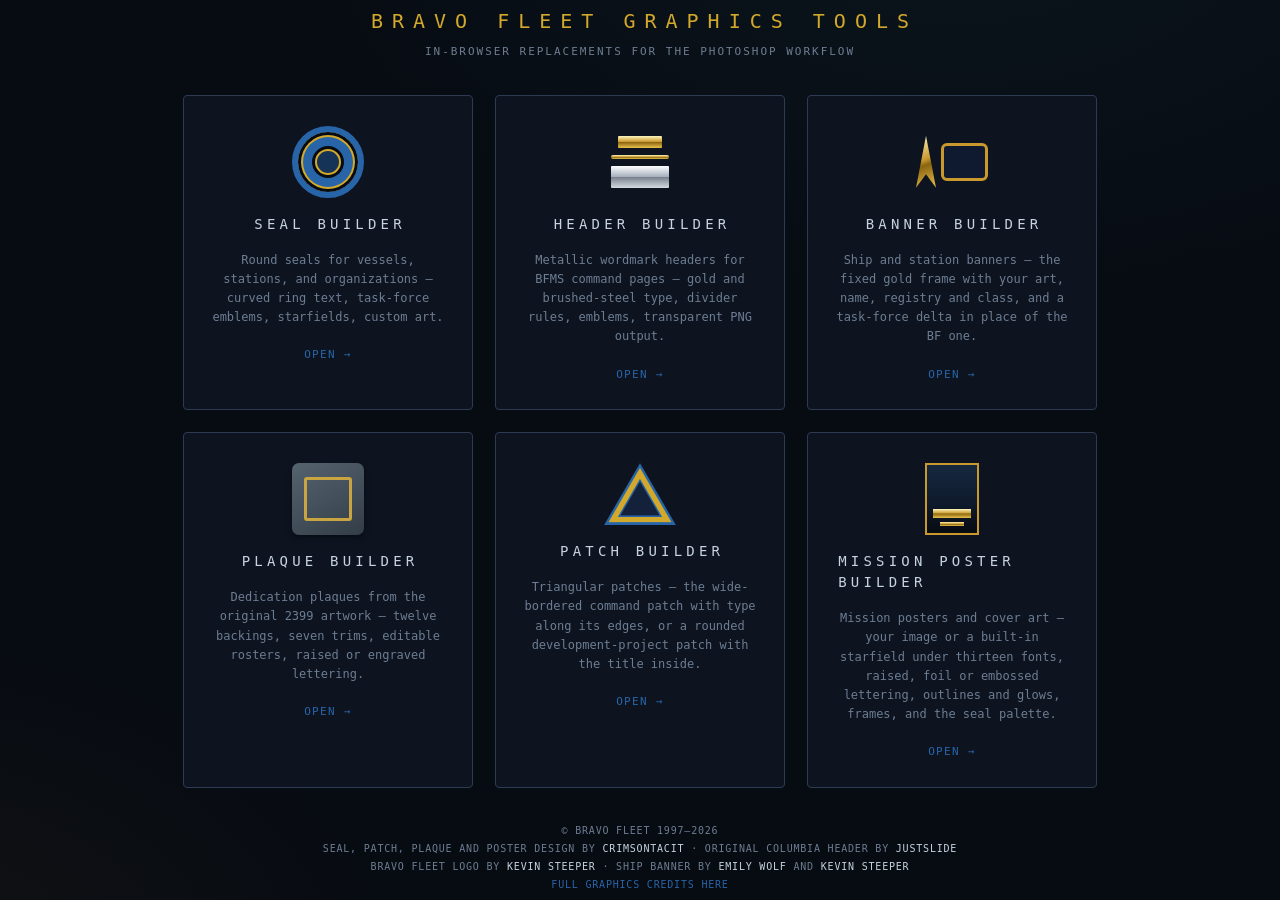
<file: index.html>
<!DOCTYPE html>
<html lang="en">
<head>
<meta charset="UTF-8">
<meta name="viewport" content="width=device-width, initial-scale=1.0">
<meta name="description" content="Browser tools for making Bravo Fleet seals, headers, banners, plaques, patches and mission posters — no Photoshop required.">
<link rel="icon" href="data:image/svg+xml,%3Csvg%20xmlns%3D%22http%3A%2F%2Fwww.w3.org%2F2000%2Fsvg%22%20viewBox%3D%220%200%2032%2032%22%3E%3Crect%20width%3D%2232%22%20height%3D%2232%22%20rx%3D%225%22%20fill%3D%22%230d1420%22%2F%3E%3Ccircle%20cx%3D%2216%22%20cy%3D%2216%22%20r%3D%229%22%20fill%3D%22none%22%20stroke%3D%22%23d3a92c%22%20stroke-width%3D%223%22%2F%3E%3Ccircle%20cx%3D%2216%22%20cy%3D%2216%22%20r%3D%223.5%22%20fill%3D%22%232864a8%22%2F%3E%3C%2Fsvg%3E">
<meta property="og:type" content="website">
<meta property="og:site_name" content="Bravo Fleet Graphics Tools">
<meta property="og:title" content="Bravo Fleet Graphics Tools">
<meta property="og:description" content="Browser tools for making Bravo Fleet seals, headers, banners, plaques, patches and mission posters — no Photoshop required.">
<meta property="og:url" content="https://crimsontacit.github.io/BF-Seal-Builder/">
<meta name="twitter:card" content="summary">
<title>Bravo Fleet Graphics Tools</title>
<style>
  :root{
    --bg:#070b12;
    --panel:#0d1420;
    --panel2:#111a29;
    --line:#1f2a3a;
    --line-bright:#2c3b52;
    --ink:#c7d3e0;
    --ink-dim:#6d7d92;
    --bolt-gold:#d3a92c;
    --bf-blue:#2864a8;
  }
  *{box-sizing:border-box;margin:0;padding:0}
  html,body{height:100%}
  body{
    background:
      radial-gradient(1200px 700px at 75% -10%, rgba(59,152,168,.07), transparent 60%),
      radial-gradient(900px 600px at -10% 110%, rgba(216,166,58,.05), transparent 60%),
      var(--bg);
    color:var(--ink);
    font:13px/1.5 ui-monospace, "SF Mono", Menlo, Consolas, monospace;
    display:flex;flex-direction:column;align-items:center;justify-content:center;
    gap:34px;padding:24px;
  }
  h1{
    font-weight:normal;font-size:20px;letter-spacing:.45em;text-transform:uppercase;
    color:var(--bolt-gold);text-align:center;padding-left:.45em;
  }
  .sub{
    color:var(--ink-dim);letter-spacing:.18em;font-size:11px;text-transform:uppercase;
    text-align:center;margin-top:8px;
  }
  .cards{display:flex;gap:22px;flex-wrap:wrap;justify-content:center;max-width:980px}
  a.card{
    display:flex;flex-direction:column;align-items:center;gap:16px;
    width:290px;padding:30px 26px 26px;text-decoration:none;color:var(--ink);
    background:var(--panel);border:1px solid var(--line-bright);border-radius:4px;
    transition:border-color .15s ease, transform .15s ease;
  }
  a.card:hover{border-color:var(--bolt-gold);transform:translateY(-3px)}
  a.card h2{
    font-weight:normal;font-size:14px;letter-spacing:.3em;text-transform:uppercase;
    color:var(--ink);padding-left:.3em;
  }
  a.card:hover h2{color:var(--bolt-gold)}
  a.card p{color:var(--ink-dim);font-size:12px;line-height:1.6;text-align:center}
  a.card .go{
    margin-top:4px;font-size:11px;letter-spacing:.12em;text-transform:uppercase;
    color:var(--bf-blue);
  }
  a.card:hover .go{color:var(--bolt-gold)}
  /* seal mark: concentric rings */
  .mark-seal{
    width:72px;height:72px;border-radius:50%;flex:none;
    border:6px solid var(--bf-blue);
    box-shadow:inset 0 0 0 3px var(--bg), inset 0 0 0 5px var(--bolt-gold),
      inset 0 0 0 14px var(--bf-blue), inset 0 0 0 17px var(--bg),
      inset 0 0 0 19px var(--bolt-gold), inset 0 0 0 40px #143356;
  }
  /* header mark: metallic wordmark bars */
  .mark-hdr{
    width:72px;height:72px;flex:none;display:flex;flex-direction:column;
    align-items:center;justify-content:center;gap:7px;
  }
  .mark-hdr i{display:block;border-radius:1px}
  .mark-hdr i:nth-child(1){
    width:44px;height:12px;
    background:linear-gradient(180deg,#fdf6bd,#c9992e 48%,#8a6410 52%,#e8c14a);
  }
  .mark-hdr i:nth-child(2){
    width:58px;height:4px;border-radius:2px;
    background:linear-gradient(180deg,#fdf6bd,#c9992e 48%,#8a6410 52%,#e8c14a);
  }
  .mark-hdr i:nth-child(3){
    width:58px;height:22px;
    background:linear-gradient(180deg,#ffffff,#a6b0bc 48%,#79828e 52%,#d4dae1);
  }
  /* banner mark: gold delta beside a framed panel */
  .mark-bnr{
    width:72px;height:72px;flex:none;display:flex;align-items:center;gap:5px;
  }
  .mark-bnr i{
    display:block;width:20px;height:52px;flex:none;
    background:linear-gradient(160deg,#fdf6bd,#c9992e 45%,#8a6410 55%,#e8c14a);
    clip-path:polygon(50% 0,100% 100%,50% 74%,0 100%);
  }
  .mark-bnr b{
    display:block;flex:1;height:38px;border-radius:6px;
    border:3px solid #c9992e;background:#0f1a30;
  }
  /* plaque mark: bordered slate plate */
  .mark-plq{
    width:72px;height:72px;flex:none;display:flex;align-items:center;justify-content:center;
    border-radius:7px;background:linear-gradient(150deg,#55636f,#333d47);
    box-shadow:0 2px 5px rgba(0,0,0,.5);
  }
  .mark-plq i{
    display:block;width:48px;height:44px;border-radius:3px;border:3px solid #c9a541;
  }
  /* patch mark: nested triangles, the border rings scaled off the incenter
     (2/3 down) the way the tool insets them — exaggerated so the thin rails
     still read at 72px */
  .mark-pat{width:72px;height:62px;position:relative;flex:none}
  .mark-pat i{
    position:absolute;inset:0;display:block;
    clip-path:polygon(50% 0,100% 100%,0 100%);
    transform-origin:50% 66.7%;
  }
  .mark-pat i:nth-child(1){background:#2864a8}
  .mark-pat i:nth-child(2){background:#d3a92c;transform:scale(.88)}
  .mark-pat i:nth-child(3){background:#2864a8;transform:scale(.62)}
  .mark-pat i:nth-child(4){background:#13223a;transform:scale(.55)}
  /* mission mark: a framed 3:4 sheet with its gold title block at the foot */
  .mark-mis{
    width:54px;height:72px;flex:none;border:2px solid #c9992e;
    background:
      radial-gradient(1.2px 1.2px at 12px 13px, #cfe0f4 50%, transparent 50%),
      radial-gradient(1.2px 1.2px at 35px 9px, #cfe0f4 50%, transparent 50%),
      radial-gradient(1.2px 1.2px at 22px 25px, #cfe0f4 50%, transparent 50%),
      radial-gradient(1.2px 1.2px at 41px 30px, #cfe0f4 50%, transparent 50%),
      linear-gradient(180deg,#16283f 0%,#0e1a2c 58%,#070b12 100%);
    display:flex;flex-direction:column;justify-content:flex-end;align-items:center;
    gap:4px;padding:0 6px 7px;
  }
  .mark-mis i{
    display:block;width:100%;height:9px;
    background:linear-gradient(180deg,#fdf6bd,#c9992e 48%,#8a6410 52%,#e8c14a);
  }
  .mark-mis i:last-child{width:62%;height:4px}
  footer{
    color:var(--ink-dim);font-size:10px;letter-spacing:.08em;line-height:1.8;
    text-transform:uppercase;text-align:center;
  }
  footer b{color:var(--ink);font-weight:normal}
  footer a{color:var(--bf-blue);text-decoration:none;border-bottom:1px solid transparent}
  footer a:hover{color:var(--ink);border-bottom-color:var(--bf-blue)}

  /* shown only with JavaScript off */
  .noscript{
    margin:0;padding:16px 20px;background:#111a29;
    border-bottom:1px solid #2c3b52;color:#c7d3e0;
    font-size:13px;line-height:1.6;text-align:center;
  }
</style>
</head>
<body>
<noscript><div class="noscript">The tool links below work without JavaScript, but the tools themselves need it switched on.</div></noscript>

<div>
  <h1>Bravo Fleet Graphics Tools</h1>
  <div class="sub">In-browser replacements for the Photoshop workflow</div>
</div>

<div class="cards">
  <a class="card" href="seal-tool.html">
    <div class="mark-seal"></div>
    <h2>Seal Builder</h2>
    <p>Round seals for vessels, stations, and organizations — curved ring text, task-force emblems, starfields, custom art.</p>
    <div class="go">Open →</div>
  </a>
  <a class="card" href="header-tool.html">
    <div class="mark-hdr"><i></i><i></i><i></i></div>
    <h2>Header Builder</h2>
    <p>Metallic wordmark headers for BFMS command pages — gold and brushed-steel type, divider rules, emblems, transparent PNG output.</p>
    <div class="go">Open →</div>
  </a>
  <a class="card" href="banner-tool.html">
    <div class="mark-bnr"><i></i><b></b></div>
    <h2>Banner Builder</h2>
    <p>Ship and station banners — the fixed gold frame with your art, name, registry and class, and a task-force delta in place of the BF one.</p>
    <div class="go">Open →</div>
  </a>
  <a class="card" href="plaque-tool.html">
    <div class="mark-plq"><i></i></div>
    <h2>Plaque Builder</h2>
    <p>Dedication plaques from the original 2399 artwork — twelve backings, seven trims, editable rosters, raised or engraved lettering.</p>
    <div class="go">Open →</div>
  </a>
  <a class="card" href="patch-tool.html">
    <div class="mark-pat"><i></i><i></i><i></i><i></i></div>
    <h2>Patch Builder</h2>
    <p>Triangular patches — the wide-bordered command patch with type along its edges, or a rounded development-project patch with the title inside.</p>
    <div class="go">Open →</div>
  </a>
  <a class="card" href="mission-tool.html">
    <div class="mark-mis"><i></i><i></i></div>
    <h2>Mission Poster Builder</h2>
    <p>Mission posters and cover art — your image or a built-in starfield under thirteen fonts, raised, foil or embossed lettering, outlines and glows, frames, and the seal palette.</p>
    <div class="go">Open →</div>
  </a>
</div>

<footer>
  © Bravo Fleet 1997–<span id="copyYear"></span><br>
  Seal, patch, plaque and poster design by <b>CrimsonTacit</b> · original Columbia header by <b>JustSlide</b><br>
  Bravo Fleet logo by <b>Kevin Steeper</b> · ship banner by <b>Emily Wolf</b> and <b>Kevin Steeper</b><br>
  <a href="https://wiki.bravofleet.com/index.php/Credits#Graphics" target="_blank" rel="noopener">Full graphics credits here</a>
</footer>

<script>
document.getElementById("copyYear").textContent = new Date().getFullYear();
</script>
</body>
</html>
</file>
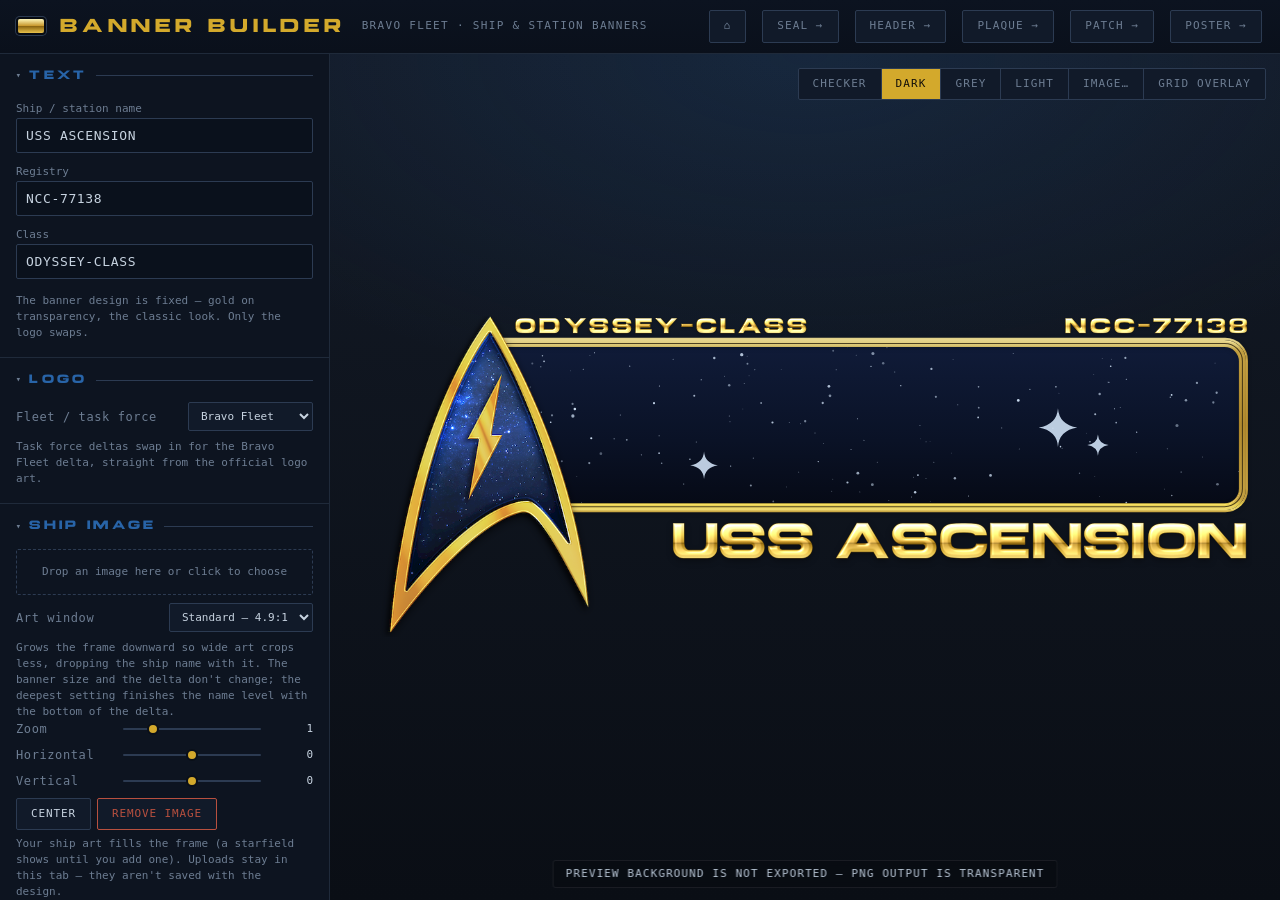
<file: banner-tool.html>
<!DOCTYPE html>
<html lang="en">
<head>
<meta charset="UTF-8">
<meta name="viewport" content="width=device-width, initial-scale=1.0">
<meta name="description" content="Build ship and station banners with your own image and task-force delta, and export them as transparent PNGs.">
<link rel="icon" href="data:image/svg+xml,%3Csvg%20xmlns%3D%22http%3A%2F%2Fwww.w3.org%2F2000%2Fsvg%22%20viewBox%3D%220%200%2032%2032%22%3E%3Crect%20width%3D%2232%22%20height%3D%2232%22%20rx%3D%225%22%20fill%3D%22%230d1420%22%2F%3E%3Crect%20x%3D%224%22%20y%3D%229%22%20width%3D%2224%22%20height%3D%2214%22%20fill%3D%22none%22%20stroke%3D%22%23d3a92c%22%20stroke-width%3D%222.5%22%2F%3E%3Cpath%20d%3D%22M6%2022%20L12%209%20L18%2022%20Z%22%20fill%3D%22%232864a8%22%2F%3E%3C%2Fsvg%3E">
<meta property="og:type" content="website">
<meta property="og:site_name" content="Bravo Fleet Graphics Tools">
<meta property="og:title" content="Banner Builder — Bravo Fleet Graphics Tools">
<meta property="og:description" content="Build ship and station banners with your own image and task-force delta, and export them as transparent PNGs.">
<meta property="og:url" content="https://crimsontacit.github.io/BF-Seal-Builder/banner-tool.html">
<meta name="twitter:card" content="summary">
<title>Banner Builder</title>
<link rel="stylesheet" href="shared/chrome.css?v=d62425d5">
<style>
  @font-face{
    font-family:"Sealstile";font-weight:400;
    src:url(fonts/sealstile.woff2) format("woff2");
  }
  header .mark{
    width:26px;height:14px;border-radius:2px;flex:none;
    background:linear-gradient(180deg,#fdf6b8,#c9992e 48%,#8a6410 52%,#e8c14a);
    box-shadow:0 0 0 2px var(--bg), 0 0 0 3px var(--line-bright);
  }
  .filebox{
    border:1px dashed var(--line-bright);border-radius:2px;padding:14px 10px;
    text-align:center;color:var(--ink-dim);font-size:11px;cursor:pointer;margin-bottom:8px;
    line-height:1.5;word-break:break-all;
  }
  .filebox:hover,.filebox.drag{border-color:var(--bolt-gold);color:var(--bolt-gold)}

  #stage{
    flex:1;display:flex;align-items:center;justify-content:center;position:relative;
    min-width:0;background-color:#10151d;
  }
  #bnrwrap{position:relative;z-index:1;width:min(94%, 1300px)}
  #bnrwrap svg{width:100%;height:auto;display:block}
</style>
</head>
<body>
<noscript><div class="noscript"><b>Banner Builder</b> needs JavaScript switched on — it draws and exports your artwork entirely in the browser, with nothing sent to a server.</div></noscript>

<header>
  <div class="mark"></div>
  <h1>Banner Builder</h1>
  <div class="sub">Bravo Fleet · Ship &amp; Station Banners</div>
  <div class="spacer"></div>
  <a class="navlink" href="index.html">⌂</a>
  <a class="navlink" href="seal-tool.html">Seal →</a>
  <a class="navlink" href="header-tool.html">Header →</a>
  <a class="navlink" href="plaque-tool.html">Plaque →</a>
  <a class="navlink" href="patch-tool.html">Patch →</a>
  <a class="navlink" href="mission-tool.html">Poster →</a>
</header>

<main>
  <div id="panel">

    <details class="acc" open>
      <summary>Text</summary>
      <div class="acc-body">
        <label class="hint" style="margin:0 0 3px">Ship / station name</label>
        <input type="text" data-k="name" maxlength="40" spellcheck="false">
        <label class="hint" style="margin:0 0 3px">Registry</label>
        <input type="text" data-k="registry" maxlength="20" spellcheck="false">
        <label class="hint" style="margin:0 0 3px">Class</label>
        <input type="text" data-k="cls" maxlength="30" spellcheck="false">
        <div class="hint">The banner design is fixed — gold on transparency, the classic look. Only the logo swaps.</div>
      </div>
    </details>

    <details class="acc" open>
      <summary>Logo</summary>
      <div class="acc-body">
        <div class="row"><label>Fleet / task force</label><select data-k="logo" id="logoSel"></select></div>
        <div class="hint">Task force deltas swap in for the Bravo Fleet delta, straight from the official logo art.</div>
      </div>
    </details>

    <details class="acc" open>
      <summary>Ship Image</summary>
      <div class="acc-body">
        <div class="filebox" id="filebox">Drop an image here or click to choose</div>
        <input type="file" id="fileInput" accept="image/*" style="display:none">
        <div class="row"><label>Art window</label><select data-k="frameH" id="frameSel"></select></div>
        <div class="hint">Grows the frame downward so wide art crops less, dropping the ship name with it. The banner size and the delta don't change; the deepest setting finishes the name level with the bottom of the delta.</div>
        <div class="row"><label>Zoom</label><input type="range" min="0.3" max="4" step="0.01" data-k="imgZoom"><span class="val" data-val="imgZoom"></span></div>
        <div class="row"><label>Horizontal</label><input type="range" min="-600" max="600" step="2" data-k="imgX"><span class="val" data-val="imgX"></span></div>
        <div class="row"><label>Vertical</label><input type="range" min="-400" max="400" step="2" data-k="imgY"><span class="val" data-val="imgY"></span></div>
        <div class="btnrow">
          <button class="btn" id="imgCenter">Center</button>
          <button class="btn danger" id="imgRemove">Remove image</button>
        </div>
        <div class="hint">Your ship art fills the frame (a starfield shows until you add one). Uploads stay in this tab — they aren't saved with the design.</div>
      </div>
    </details>

    <details class="acc" open>
      <summary>Export</summary>
      <div class="acc-body">
        <div class="row">
          <label>PNG size</label>
          <select id="exportSize">
            <option value="1400" selected>1400 px (native)</option>
            <option value="2800">2800 px (2×)</option>
          </select>
        </div>
        <div class="btnrow">
          <button class="btn primary" id="exportPng">Export PNG</button>
          <button class="btn" id="exportSvg">Export SVG</button>
        </div>
        <div class="hint">PNG exports with a transparent background, sized for BFMS command pages.</div>
      </div>
    </details>

    <section class="plain">
      <button class="btn danger" id="resetBtn">Reset to defaults</button>
    </section>

    <div class="credit">
      Font: <b>Sealstile</b> (Librestile, OFL)<br>
      © Bravo Fleet 1997–<span id="copyYear"></span><br>
      Seal, patch, plaque and poster design by <b>CrimsonTacit</b><br>
      Original Columbia header by <b>JustSlide</b><br>
      Bravo Fleet logo by <b>Kevin Steeper</b><br>
      Ship banner by <b>Emily Wolf</b> and <b>Kevin Steeper</b><br>
      <a href="https://wiki.bravofleet.com/index.php/Credits#Graphics" target="_blank" rel="noopener">Full graphics credits here</a>
    </div>
  </div>

  <div id="stage" class="dark">
    <div class="stagebg" id="stageBg"></div>
    <div id="bnrwrap"></div>
    <div class="stagehint">Preview background is not exported — PNG output is transparent</div>
  </div>
</main>

<script src="shared/state.js?v=fa880068"></script>
<script src="shared/text.js?v=127a04be"></script>
<script src="shared/metal.js?v=8aa4ac74"></script>
<script src="shared/export.js?v=07669e3b"></script>
<script src="shared/stage.js?v=b9df1f51"></script>
<script>
"use strict";
const $ = id => document.getElementById(id);

/* ================= logos ================= */
const LOGOS = {  // top/bot = opaque bounds as a fraction of height, remeasured on load
  bf:   { label:"Bravo Fleet",   url:"assets/logos/bf-delta.png?v=322c9308", w:300, h:468, top:.010, bot:.988 },
  tf17: { label:"Task Force 17", url:"assets/logos/tf17a.png?v=fd28fa0d",    w:516, h:804, top:.010, bot:.988 },
  tf21: { label:"Task Force 21", url:"assets/logos/tf21a.png?v=99523466",    w:516, h:804, top:.010, bot:.988 },
  tf47: { label:"Task Force 47", url:"assets/logos/tf47a.png?v=122d6dc8",    w:516, h:804, top:.010, bot:.988 },
  tf72: { label:"Task Force 72", url:"assets/logos/tf72a.png?v=b0b4f39d",    w:516, h:804, top:.010, bot:.988 },
  tf86: { label:"Task Force 86", url:"assets/logos/tf86a.png?v=8b341f9b",    w:516, h:804, top:.010, bot:.988 },
  tf93: { label:"Task Force 93", url:"assets/logos/tf93a.png?v=941b6dec",    w:516, h:804, top:.010, bot:.988 },
};
/* True natural sizes load async; placeholders above keep first paint sane.
   The files pad the artwork by different amounts (0.8%-1.6% of height), so the
   opaque bounds are measured too and the delta slot is fitted to the art, not
   to the file — otherwise the apex sits at a different height per logo. */
Object.values(LOGOS).forEach(L => {
  const im = new Image();
  im.onload = () => {
    L.w = im.naturalWidth; L.h = im.naturalHeight;
    try{
      const c = document.createElement("canvas");
      c.width = L.w; c.height = L.h;
      const g = c.getContext("2d"); g.drawImage(im, 0, 0);
      const d = g.getImageData(0, 0, L.w, L.h).data;
      let top = -1, bot = -1;
      for(let y=0; y<L.h; y++){
        let hit = false;
        for(let x=0; x<L.w; x++){ if(d[(y*L.w+x)*4+3] > 25){ hit = true; break; } }
        if(hit){ if(top < 0) top = y; bot = y; }
      }
      if(top >= 0){ L.top = top/L.h; L.bot = (bot+1)/L.h; }
    }catch(e){ /* canvas read blocked (file://) — keep the defaults */ }
    render();
  };
  im.src = L.url;
});

/* ================= state ================= */
const DEFAULTS = {
  name: "USS ASCENSION",
  registry: "NCC-77138",
  cls: "ODYSSEY-CLASS",
  logo: "bf",
  frameH: "std",
  imgZoom: 1, imgX: 0, imgY: 0,
};
let S = Object.assign({}, DEFAULTS);
let IMG = null; // {dataUrl, w, h} — deliberately not persisted

/* ================= fixed geometry (logical canvas 1400x503) ================= */
const W = 1400, H = 503;
const FRAME = { x:170, y:36, w:1222, h:270, rx:34 };   // outer edge of frame
const BORDER = 11;                                     // main gold border width
const DELTA = { x:36, artTop:1, artBot:501 };          // logo slot: where the ART lands
/* Right edge of the delta silhouette inside its box, as height fraction -> width
   fraction, measured off assets/logos/*.png (they all share the one silhouette).
   The box is sized so the delta hides the frame's left rail and corners; this
   table keeps the type clear of the art without guessing. */
const DELTA_EDGE = [[0,.50],[.05,.557],[.1,.603],[.15,.643],[.2,.68],[.25,.72],[.3,.753],
                    [.35,.783],[.4,.813],[.45,.84],[.5,.867],[.55,.89],[.6,.91],[.65,.93],
                    [.7,.947],[.75,.96],[.8,.973],[.85,.98],[.9,.99],[1,.99]];
const CLEAR = 24;                                      // ~0.25in at 96dpi: type-to-delta gap
const CAP = .772;                                      // Sealstile cap height / font size
const SMALL_FS = 30, SMALL_TRACK = 5;
const SMALL_BASE = 27;                                 // top line rests just above the frame
const NAME_FS = 70, NAME_BASE = 380;
const TEXT_RIGHT = FRAME.x + FRAME.w;                  // name + registry flush to the frame

/* How deep the art window runs (S.frameH). The stock window is 1199x247,
   close to 4.9:1, which is an awkward crop for the 16:9 art people actually
   have. The deeper modes grow the frame *downward* into the empty strip
   beneath it — the canvas, the delta and the frame's top rail (and so the
   class/registry line hanging off it) never move — and the ship name rides
   down with the bottom rail, keeping its 20px gap under the frame.
     std   the original, calibrated against the PSD.
     tall  300px of art. The bottom rail now crosses the notch between the
           delta's legs, which is what plateClip below is for.
     deep  as far down as the design goes: the name's baseline lands on
           DELTA_FOOT, so the type finishes flush with the bottom of the
           delta's left leg. Past that the name would hang below the delta,
           which is the one thing this layout can't do. */
const ART_W    = FRAME.w - 14 - (BORDER - 2);          // 1199 — art window width, fixed
const ART_PAD  = 12 + BORDER;                          // frame height - art window height
const ART_STD  = FRAME.h - ART_PAD;                    // 247
const DELTA_FOOT = 500;   // y of the delta's left-leg tip, measured off the logo art
                          // (all seven share the silhouette; the right leg stops at 459)
const FRAMES = {
  std:  { name:"Standard", art:ART_STD },
  tall: { name:"Taller",   art:300 },
  deep: { name:"Deepest",  art:ART_STD + (DELTA_FOOT - NAME_BASE) },   // 367
};
const geom = () => {
  const g = (FRAMES[S.frameH] || FRAMES.std).art - ART_STD;
  return { F:{ x:FRAME.x, y:FRAME.y, w:FRAME.w, h:FRAME.h + g, rx:FRAME.rx },
           nameBase:NAME_BASE + g, cropped:g > 0 };
};

const esc = Metal.esc;
const GOLD = Metal.MATERIALS.gold;
/* The shared gold ramp is built for solid glyphs: bright top, dark horizon in
   the middle, bright bottom. A hollow frame only ever shows the two ends of it,
   so its rails came out pale cream instead of gold. This ramp puts a full
   bevel cycle inside each rail band (top 0-.07, bottom .93-1) and lands, once
   fxFrame's specular is added on top, within a few counts of the colours the
   PSD renders its own rails at: #e3d386 up top, #e3cd5f along the bottom. */
const FRAME_GOLD = [[0,"#e0d089"],[.018,"#ddca7e"],[.04,"#d3bd68"],[.07,"#bd9a3c"],
                    [.5,"#ab8428"],[.93,"#bd9a3c"],[.962,"#e2ca4c"],[.99,"#e6d16a"],[1,"#c9a845"]];

/* Measured on a hidden SVG node via shared/text.js, not a canvas 2D context:
   this tool lays out in SVG and the two engines disagree (Safari most
   visibly — it runs Sealstile wide enough to trip a fit and shrink a line the
   SVG never would). `gaps` keeps this tool's original count of length-1
   tracking gaps, so the switch doesn't move type that was calibrated on it. */
const measure = (text, fs, track) => TextKit.measure(text, fs, {track, gaps:true});

/* image box that puts logo L's artwork between DELTA.artTop and DELTA.artBot */
function deltaBox(L){
  const h = (DELTA.artBot - DELTA.artTop) / (L.bot - L.top);
  return { x:DELTA.x, y:DELTA.artTop - L.top*h, w:h*(L.w/L.h), h };
}
/* x of the delta silhouette's right edge at canvas y */
function deltaRightAt(y, box){
  const f = (y - box.y) / box.h;
  let i = 1; while(i < DELTA_EDGE.length-1 && DELTA_EDGE[i][0] < f) i++;
  const [f0,r0] = DELTA_EDGE[i-1], [f1,r1] = DELTA_EDGE[i];
  const t = Math.min(1, Math.max(0, (f-f0)/(f1-f0)));
  return box.x + box.w * (r0 + (r1-r0)*t);
}

/* The plate — the framed art and its gold rails — cropped along the delta's own
   right-hand curve, so none of it shows through the notch between the delta's
   legs. Deeper frames only: the standard frame stops at y=306, above where
   the notch opens at ~315, so it has nothing to crop — and a clip group also
   re-composites everything it wraps, which moved ~2500 pixels of the standard
   render by up to 32 counts (the delta's own soft edges lost the gold that had
   been sitting behind them). Skipping it there keeps that output bit-identical
   to the calibrated original. The cut follows DELTA_EDGE, the same silhouette
   the type hangs off, pulled PLATE_CUT px inside it so the seam lands under
   opaque delta art rather than beside it — the delta is drawn last, over it.
   (Measured: the chords of the 20-point table stay within ~0.5px of the curve
   they approximate, so the overlap is what covers the seam, not the sampling.) */
const PLATE_CUT = 5;
function plateClip(box){
  const px = r => (box.x + box.w*r - PLATE_CUT).toFixed(1);
  const pts = DELTA_EDGE.map(([f,r]) => px(r) + " " + (box.y + box.h*f).toFixed(1));
  return `M ${px(DELTA_EDGE[0][1])} -100 L ${pts.join(" L ")} `
       + `L ${px(DELTA_EDGE[DELTA_EDGE.length-1][1])} ${H+100} L ${W+100} ${H+100} L ${W+100} -100 Z`;
}

/* seeded starfield fallback for the frame interior */
function starfieldRect(x, y, w, h){
  const rnd = StateKit.mulberry32(1701);
  let out = `<rect x="${x}" y="${y}" width="${w}" height="${h}" fill="url(#starBg)"/><g fill="#cfe0f4">`;
  for(let i=0;i<170;i++){
    const sx = x + rnd()*w, sy = y + rnd()*h, r = .6 + rnd()*rnd()*2.4;
    out += `<circle cx="${sx.toFixed(1)}" cy="${sy.toFixed(1)}" r="${r.toFixed(1)}" opacity="${(.35+rnd()*.65).toFixed(2)}"/>`;
  }
  for(let i=0;i<3;i++){
    const sx = x + (0.15+rnd()*0.7)*w, sy = y + (0.2+rnd()*0.6)*h, s = 14 + rnd()*18, ww = s*0.16;
    out += `<path d="M ${sx} ${sy-s} Q ${sx+ww*0.35} ${sy-ww} ${sx+s} ${sy} Q ${sx+ww*0.35} ${sy+ww} ${sx} ${sy+s} Q ${sx-ww*0.35} ${sy+ww} ${sx-s} ${sy} Q ${sx-ww*0.35} ${sy-ww} ${sx} ${sy-s} Z" opacity=".9"/>`;
  }
  return out + "</g>";
}

/* ================= render ================= */
function goldGrad(id, y1, y2){ return Metal.gradientDef(id, GOLD.stops, y1, y2); }

function buildSVG(res){
  /* res: {fontCSS, logoHref, imgHref} — preview passes file URLs, export passes data URIs */
  res = res || {};
  const L = LOGOS[S.logo] || LOGOS.bf;
  const logoHref = res.logoHref || L.url;
  const box = deltaBox(L);
  const { F, nameBase, cropped } = geom();

  const name = (S.name||"").toUpperCase();
  const reg  = (S.registry||"").toUpperCase();
  const cls  = (S.cls||"").toUpperCase();

  /* class hangs off the delta, name + registry hang off the frame's right edge */
  const clsX = deltaRightAt(SMALL_BASE, box) + CLEAR;

  /* name auto-shrink to the run between the delta and the frame edge */
  const nameMaxW = TEXT_RIGHT - CLEAR - deltaRightAt(nameBase, box);
  let nameFs = NAME_FS;
  const nw = measure(name, NAME_FS, 2);
  if(nw > nameMaxW) nameFs = Math.max(30, NAME_FS * nameMaxW / nw);

  /* top line shrinks only if class and registry would run into each other */
  let smallFs = SMALL_FS, smallTrack = SMALL_TRACK;
  const topAvail = TEXT_RIGHT - clsX - CLEAR;
  const topW = measure(cls, SMALL_FS, SMALL_TRACK) + measure(reg, SMALL_FS, SMALL_TRACK);
  if(topW > topAvail){ const k = Math.max(.6, topAvail / topW); smallFs = SMALL_FS*k; smallTrack = SMALL_TRACK*k; }

  /* frame rects */
  const inEdge = { x:F.x+7, y:F.y+7, w:F.w-14, h:F.h-14, rx:F.rx-6 };            // main border centerline inset
  /* Art area runs to the border's inner edge (its centerline inset half its
     width), then 1px further so it tucks under the gold instead of leaving a
     transparent seam — the frame is drawn over it. */
  const IN = BORDER/2 - 1;
  const inner  = { x:inEdge.x+IN, y:inEdge.y+IN, w:inEdge.w-IN*2, h:inEdge.h-IN*2, rx:Math.max(10,inEdge.rx-IN) };

  /* ship image cover-fit into inner rect */
  let imgSVG = "";
  if(IMG){
    const href = res.imgHref || IMG.dataUrl;
    const cover = Math.max(inner.w/IMG.w, inner.h/IMG.h) * S.imgZoom;
    const iw = IMG.w*cover, ih = IMG.h*cover;
    const ix = inner.x + inner.w/2 - iw/2 + S.imgX;
    const iy = inner.y + inner.h/2 - ih/2 + S.imgY;
    imgSVG = `<image href="${href}" x="${ix.toFixed(1)}" y="${iy.toFixed(1)}" width="${iw.toFixed(1)}" height="${ih.toFixed(1)}" preserveAspectRatio="none"/>`;
  }else{
    imgSVG = starfieldRect(inner.x, inner.y, inner.w, inner.h);
  }

  const fontCSS = res.fontCSS || `@font-face{font-family:"Sealstile";src:url(fonts/sealstile.woff2) format("woff2");}`;

  return `<svg xmlns="http://www.w3.org/2000/svg" viewBox="0 0 ${W} ${H}" width="${W}" height="${H}">
<defs>
<style>${fontCSS} text{font-family:"Sealstile";}</style>
${Metal.gradientDef("gradFrame", FRAME_GOLD, F.y, F.y+F.h)}
${goldGrad("gradTab", SMALL_BASE - smallFs*CAP, SMALL_BASE)}
${goldGrad("gradName", nameBase-nameFs*.78, nameBase+nameFs*.1)}
<linearGradient id="starBg" x1="0" y1="${inner.y}" x2="0" y2="${inner.y+inner.h}" gradientUnits="userSpaceOnUse">
  <stop offset="0" stop-color="#101b38"/><stop offset=".6" stop-color="#0a1226"/><stop offset="1" stop-color="#060a16"/>
</linearGradient>
${Metal.bevelFilter("fxFrame",{bevel:1.6,shine:.18,se:26,shadow:.3,shadowDy:2,shadowBlur:3})}
${Metal.bevelFilter("fxSmall",{bevel:1.4,shine:.8,se:20,shadow:.4,shadowDy:2,shadowBlur:2})}
${Metal.bevelFilter("fxName",{bevel:3,shine:.85,se:22,shadow:.45,shadowDy:4,shadowBlur:5})}
<filter id="fxLogo" x="-15%" y="-10%" width="130%" height="125%">
  <feDropShadow dx="0" dy="5" stdDeviation="7" flood-color="#000" flood-opacity=".55"/>
</filter>
${cropped ? `<clipPath id="plateClip"><path d="${plateClip(box)}"/></clipPath>` : ""}
<clipPath id="frameClip"><rect x="${inner.x}" y="${inner.y}" width="${inner.w}" height="${inner.h}" rx="${inner.rx}"/></clipPath>
</defs>

<g${cropped ? ` clip-path="url(#plateClip)"` : ""}>
<g clip-path="url(#frameClip)">${imgSVG}</g>

<g filter="url(#fxFrame)">
  <rect x="${F.x}" y="${F.y}" width="${F.w}" height="${F.h}" rx="${F.rx}" fill="none" stroke="url(#gradFrame)" stroke-width="3.5"/>
  <rect x="${inEdge.x}" y="${inEdge.y}" width="${inEdge.w}" height="${inEdge.h}" rx="${inEdge.rx}" fill="none" stroke="url(#gradFrame)" stroke-width="${BORDER}"/>
  <rect x="${inEdge.x}" y="${inEdge.y}" width="${inEdge.w}" height="${inEdge.h}" rx="${inEdge.rx}" fill="none" stroke="#241a06" stroke-width="1.6" opacity=".8"/>
</g>
</g>

<g filter="url(#fxSmall)">
  <text x="${clsX.toFixed(1)}" y="${SMALL_BASE}" font-size="${smallFs.toFixed(1)}" letter-spacing="${smallTrack.toFixed(2)}" fill="url(#gradTab)" stroke="${GOLD.edge}" stroke-width=".9" paint-order="stroke">${esc(cls)}</text>
  <text x="${(TEXT_RIGHT+smallTrack).toFixed(1)}" y="${SMALL_BASE}" text-anchor="end" font-size="${smallFs.toFixed(1)}" letter-spacing="${smallTrack.toFixed(2)}" fill="url(#gradTab)" stroke="${GOLD.edge}" stroke-width=".9" paint-order="stroke">${esc(reg)}</text>
</g>

<g filter="url(#fxLogo)"><image href="${logoHref}" x="${box.x}" y="${box.y.toFixed(1)}" width="${box.w.toFixed(1)}" height="${box.h.toFixed(1)}"/></g>

<g filter="url(#fxName)">
  <text x="${TEXT_RIGHT+2}" y="${nameBase}" text-anchor="end" font-size="${nameFs.toFixed(1)}" letter-spacing="2" fill="url(#gradName)" stroke="${GOLD.edge}" stroke-width="${(nameFs*.02).toFixed(1)}" paint-order="stroke" stroke-linejoin="round">${esc(name)}</text>
</g>
</svg>`;
}

function render(){ $("bnrwrap").innerHTML = buildSVG(); }

/* ================= export ================= */
async function exportResources(){
  const L = LOGOS[S.logo] || LOGOS.bf;
  const [font, logoHref] = await Promise.all([
    ExportKit.fetchDataURI("fonts/sealstile.woff2?v=8128806d"),
    ExportKit.fetchDataURI(L.url),
  ]);
  return { fontCSS: ExportKit.fontFaceRule("Sealstile", 400, "normal", font), logoHref };
}
const slug = () => StateKit.slugify(S.name, "banner");
async function renderToCanvas(widthPx){
  const svg = buildSVG(await exportResources());
  return ExportKit.svgToCanvas(svg, widthPx, Math.round(widthPx*H/W));
}
ExportKit.wireExport($("exportPng"), async ()=>{
  const size = parseInt($("exportSize").value, 10);
  const cv = await renderToCanvas(size);
  await ExportKit.downloadCanvasPNG(cv, slug()+"-banner-"+size+".png");
});
ExportKit.wireExport($("exportSvg"), async ()=>{
  ExportKit.downloadSVG(buildSVG(await exportResources()), slug()+"-banner.svg");
}, {busy:"Building…"});

/* ================= image upload ================= */
const filebox = $("filebox"), fileInput = $("fileInput");
filebox.addEventListener("click", ()=>fileInput.click());
fileInput.addEventListener("change", e => { if(e.target.files[0]) loadImageFile(e.target.files[0]); });
["dragover","dragenter"].forEach(ev => {
  filebox.addEventListener(ev, e=>{e.preventDefault();filebox.classList.add("drag");});
  document.body.addEventListener(ev, e=>e.preventDefault());
});
["dragleave","drop"].forEach(ev => filebox.addEventListener(ev, e=>{e.preventDefault();filebox.classList.remove("drag");}));
filebox.addEventListener("drop", e => { if(e.dataTransfer.files[0]) loadImageFile(e.dataTransfer.files[0]); });
document.body.addEventListener("drop", e => { e.preventDefault(); if(e.dataTransfer.files[0]) loadImageFile(e.dataTransfer.files[0]); });
function loadImageFile(file){
  const rd = new FileReader();
  rd.onload = () => {
    const im = new Image();
    im.onload = () => {
      IMG = { dataUrl: rd.result, w: im.naturalWidth, h: im.naturalHeight };
      S.imgZoom = 1; S.imgX = 0; S.imgY = 0;
      filebox.textContent = file.name + " · " + im.naturalWidth + "×" + im.naturalHeight;
      syncUI(); render(); persist();
    };
    im.src = rd.result;
  };
  rd.readAsDataURL(file);
}
$("imgRemove").addEventListener("click", ()=>{
  IMG = null; filebox.textContent = "Drop an image here or click to choose"; render();
});
$("imgCenter").addEventListener("click", ()=>{ S.imgX=0; S.imgY=0; syncUI(); render(); persist(); });

/* ================= UI wiring ================= */
function bindInputs(){
  document.querySelectorAll("[data-k]").forEach(inp=>{
    const k = inp.dataset.k;
    const ev = (inp.type === "text" || inp.type === "range") ? "input" : "change";
    inp.addEventListener(ev, ()=>{
      if(inp.type === "range") S[k] = parseFloat(inp.value);
      else S[k] = inp.value;
      syncVals(); render(); persist();
    });
  });
}
function syncVals(){
  document.querySelectorAll("[data-val]").forEach(sp=>{ sp.textContent = S[sp.dataset.val]; });
}
function syncUI(){
  document.querySelectorAll("[data-k]").forEach(inp=>{
    const k = inp.dataset.k;
    if(k in S) inp.value = S[k];
  });
  syncVals();
}

$("logoSel").innerHTML = Object.entries(LOGOS)
  .map(([k,L])=>`<option value="${k}">${L.label}</option>`).join("");
$("frameSel").innerHTML = Object.entries(FRAMES)
  .map(([k,F])=>`<option value="${k}">${F.name} — ${(ART_W/F.art).toFixed(1)}:1</option>`).join("");

Stage.init();

$("resetBtn").addEventListener("click", ()=>{
  S = Object.assign({}, DEFAULTS);
  syncUI(); render(); persist();
});

/* ================= persistence ================= */
const LS_KEY = "bannerbuilder-v1";
const persist = StateKit.persister(LS_KEY, () => S, 150);
(function boot(){
  try{
    const saved = localStorage.getItem(LS_KEY);
    if(saved) S = Object.assign({}, DEFAULTS, JSON.parse(saved));
    if("tall" in S){ S.frameH = S.tall ? "tall" : "std"; delete S.tall; }  // the checkbox this replaced
    if(!(S.frameH in FRAMES)) S.frameH = "std";
  }catch(e){}
  $("copyYear").textContent = new Date().getFullYear();
  bindInputs(); syncUI(); render();
})();
</script>
</body>
</html>
</file>
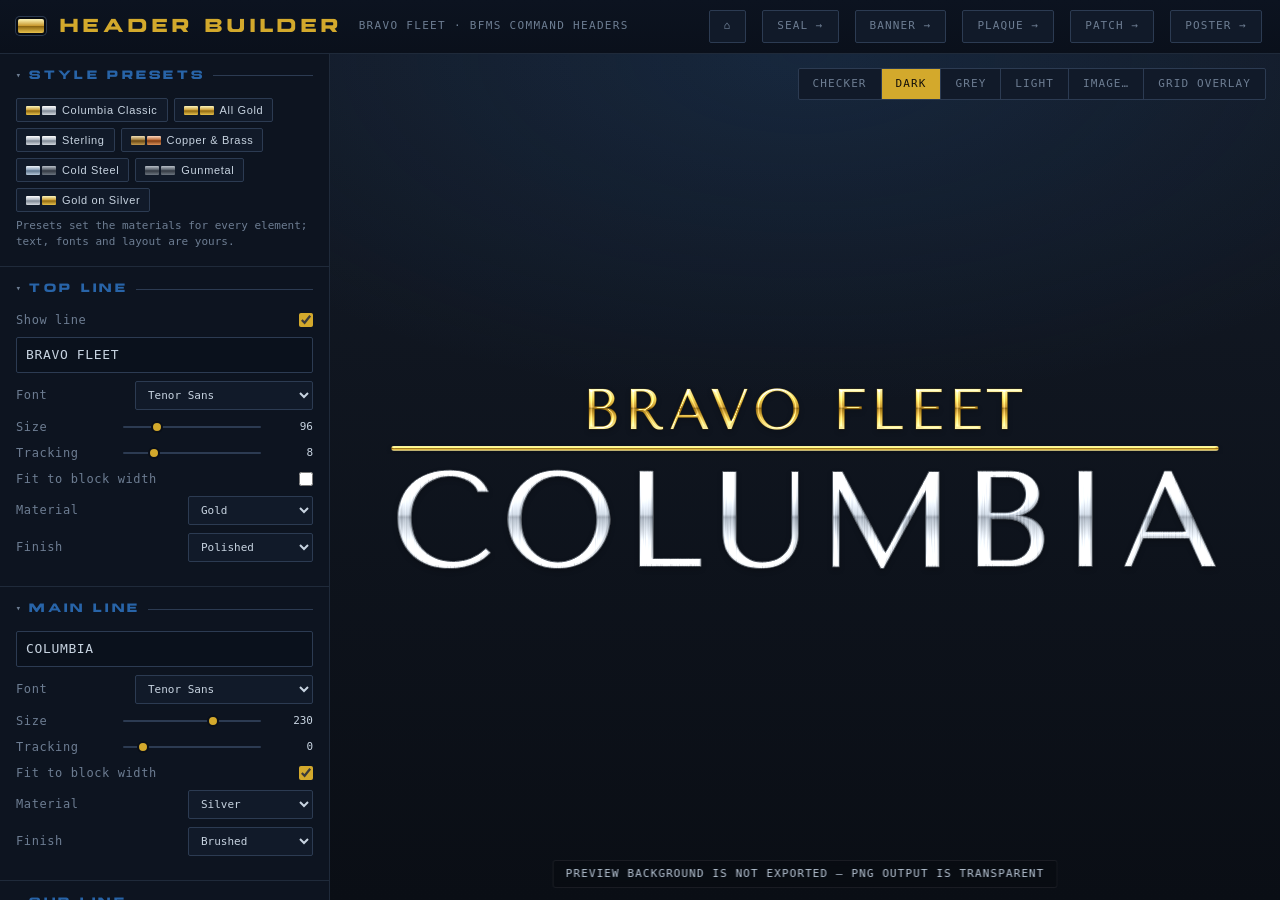
<file: header-tool.html>
<!DOCTYPE html>
<html lang="en">
<head>
<meta charset="UTF-8">
<meta name="viewport" content="width=device-width, initial-scale=1.0">
<meta name="description" content="Build metallic wordmark headers for BFMS command pages, and export them as transparent PNGs.">
<link rel="icon" href="data:image/svg+xml,%3Csvg%20xmlns%3D%22http%3A%2F%2Fwww.w3.org%2F2000%2Fsvg%22%20viewBox%3D%220%200%2032%2032%22%3E%3Crect%20width%3D%2232%22%20height%3D%2232%22%20rx%3D%225%22%20fill%3D%22%230d1420%22%2F%3E%3Crect%20x%3D%225%22%20y%3D%2212%22%20width%3D%2222%22%20height%3D%224%22%20fill%3D%22%23d3a92c%22%2F%3E%3Crect%20x%3D%225%22%20y%3D%2219%22%20width%3D%2214%22%20height%3D%223%22%20fill%3D%22%232864a8%22%2F%3E%3C%2Fsvg%3E">
<meta property="og:type" content="website">
<meta property="og:site_name" content="Bravo Fleet Graphics Tools">
<meta property="og:title" content="Header Builder — Bravo Fleet Graphics Tools">
<meta property="og:description" content="Build metallic wordmark headers for BFMS command pages, and export them as transparent PNGs.">
<meta property="og:url" content="https://crimsontacit.github.io/BF-Seal-Builder/header-tool.html">
<meta name="twitter:card" content="summary">
<title>Header Builder</title>
<link rel="stylesheet" href="shared/chrome.css?v=d62425d5">
<style>
  header .mark{
    width:26px;height:14px;border-radius:2px;flex:none;
    background:linear-gradient(180deg,#fdf6b8,#c9992e 48%,#8a6410 52%,#e8c14a);
    box-shadow:0 0 0 2px var(--bg), 0 0 0 3px var(--line-bright);
  }
  .presets{display:flex;gap:6px;flex-wrap:wrap}
  .preset{
    display:flex;align-items:center;gap:6px;
    background:var(--panel2);border:1px solid var(--line-bright);border-radius:2px;
    padding:5px 9px;cursor:pointer;font-size:11px;letter-spacing:.06em;color:var(--ink);
  }
  .preset:hover{border-color:var(--bolt-gold)}
  .preset .sw{display:flex;gap:2px}
  .preset .sw i{width:14px;height:9px;display:block;border-radius:1px}
  .matrow .hide{display:none}

  /* ---------- stage ---------- */
  #stage{
    flex:1;display:flex;align-items:center;justify-content:center;position:relative;
    min-width:0;background-color:#10151d;
  }
  #hdrwrap{
    position:relative;z-index:1;width:min(92%, 1200px);
  }
  #hdrwrap svg{width:100%;height:auto;display:block}
</style>
</head>
<body>
<noscript><div class="noscript"><b>Header Builder</b> needs JavaScript switched on — it draws and exports your artwork entirely in the browser, with nothing sent to a server.</div></noscript>

<header>
  <div class="mark"></div>
  <h1>Header Builder</h1>
  <div class="sub">Bravo Fleet · BFMS Command Headers</div>
  <div class="spacer"></div>
  <a class="navlink" href="index.html">⌂</a>
  <a class="navlink" href="seal-tool.html">Seal →</a>
  <a class="navlink" href="banner-tool.html">Banner →</a>
  <a class="navlink" href="plaque-tool.html">Plaque →</a>
  <a class="navlink" href="patch-tool.html">Patch →</a>
  <a class="navlink" href="mission-tool.html">Poster →</a>
</header>

<main>
  <div id="panel">

    <details class="acc" open>
      <summary>Style Presets</summary>
      <div class="acc-body">
        <div class="presets" id="stylePresets"></div>
        <div class="hint">Presets set the materials for every element; text, fonts and layout are yours.</div>
      </div>
    </details>

    <details class="acc" open id="sec_top_wrap"><summary>Top Line</summary><div class="acc-body" id="sec_top"></div></details>
    <details class="acc" open id="sec_main_wrap"><summary>Main Line</summary><div class="acc-body" id="sec_main"></div></details>
    <details class="acc" id="sec_sub_wrap"><summary>Sub Line</summary><div class="acc-body" id="sec_sub"></div></details>

    <details class="acc" open>
      <summary>Divider</summary>
      <div class="acc-body">
        <div class="row"><label>Show divider</label><input type="checkbox" data-k="ruleOn"></div>
        <div class="row"><label>Thickness</label><input type="range" min="2" max="26" step="1" data-k="ruleH"><span class="val" data-val="ruleH"></span></div>
        <div class="row matrow"><label>Material</label><select data-k="ruleMat"></select><input type="color" data-k="c_rule" data-showif="ruleMat:custom"></div>
        <div class="row"><label>Finish</label><select data-k="ruleFinish"></select></div>
      </div>
    </details>

    <details class="acc">
      <summary>Emblem</summary>
      <div class="acc-body">
        <div class="row"><label>Emblem</label><select data-k="emblem"></select></div>
        <div class="row"><label>Placement</label><select data-k="emblemPos">
          <option value="rule">On the divider</option>
          <option value="above">Centered above</option>
          <option value="flankTop">Flanking top line</option>
          <option value="flankMain">Flanking main line</option>
        </select></div>
        <div class="row"><label>Size</label><input type="range" min="40" max="360" step="2" data-k="emblemSize"><span class="val" data-val="emblemSize"></span></div>
        <div class="row"><label>Clearance</label><input type="range" min="0" max="160" step="2" data-k="emblemGap"><span class="val" data-val="emblemGap"></span></div>
        <div class="row"><label>Vertical nudge</label><input type="range" min="-80" max="80" step="1" data-k="emblemY"><span class="val" data-val="emblemY"></span></div>
        <div class="row matrow"><label>Material</label><select data-k="emblemMat"></select><input type="color" data-k="c_emblem" data-showif="emblemMat:custom"></div>
        <div class="row"><label>Finish</label><select data-k="emblemFinish"></select></div>
        <div class="hint">Task-force emblems can also keep their original colors — pick "Original colors" as the material.</div>
      </div>
    </details>

    <details class="acc">
      <summary>Layout</summary>
      <div class="acc-body">
        <div class="row"><label>Block width</label><input type="range" min="600" max="1480" step="10" data-k="blockW"><span class="val" data-val="blockW"></span></div>
        <div class="row"><label>Row spacing</label><input type="range" min="0" max="120" step="2" data-k="rowGap"><span class="val" data-val="rowGap"></span></div>
        <div class="row"><label>All caps</label><input type="checkbox" data-k="uppercase"></div>
        <div class="hint">"Fit to block width" on a line stretches its letter spacing so the line exactly fills the block — the classic BFMS header look.</div>
      </div>
    </details>

    <details class="acc">
      <summary>Finish</summary>
      <div class="acc-body">
        <div class="row"><label>Bevel depth</label><input type="range" min="0" max="8" step="0.5" data-k="bevel"><span class="val" data-val="bevel"></span></div>
        <div class="row"><label>Shine</label><input type="range" min="0" max="2" step="0.05" data-k="shine"><span class="val" data-val="shine"></span></div>
        <div class="row"><label>Brushed texture</label><input type="range" min="0" max="1" step="0.05" data-k="texAmt"><span class="val" data-val="texAmt"></span></div>
        <div class="row"><label>Drop shadow</label><input type="range" min="0" max="1" step="0.05" data-k="shadow"><span class="val" data-val="shadow"></span></div>
      </div>
    </details>

    <details class="acc" open>
      <summary>Export</summary>
      <div class="acc-body">
        <div class="row">
          <label>PNG width</label>
          <select id="exportSize">
            <option value="750">750 px</option>
            <option value="1500" selected>1500 px</option>
            <option value="3000">3000 px</option>
          </select>
        </div>
        <div class="btnrow">
          <button class="btn primary" id="exportPng">Export PNG</button>
          <button class="btn" id="exportSvg">Export SVG</button>
        </div>
        <div class="hint">PNG exports with a transparent background, ready to overlay on a BFMS cover image.</div>
      </div>
    </details>

    <section class="plain">
      <button class="btn danger" id="resetBtn">Reset to defaults</button>
    </section>

    <div class="credit">
      Fonts: <b>Sealstile</b> (Librestile, OFL) · <b>Tenor Sans</b> · <b>Cinzel</b> · <b>Michroma</b> · <b>Orbitron</b><br>
      all SIL Open Font License · exports embed everything<br><br>
      © Bravo Fleet 1997–<span id="copyYear"></span><br>
      Seal, patch, plaque and poster design by <b>CrimsonTacit</b><br>
      Original Columbia header by <b>JustSlide</b><br>
      Bravo Fleet logo by <b>Kevin Steeper</b><br>
      Ship banner by <b>Emily Wolf</b> and <b>Kevin Steeper</b><br>
      <a href="https://wiki.bravofleet.com/index.php/Credits#Graphics" target="_blank" rel="noopener">Full graphics credits here</a>
    </div>
  </div>

  <div id="stage" class="dark">
    <div class="stagebg" id="stageBg"></div>
    <div id="hdrwrap"></div>
    <div class="stagehint">Preview background is not exported — PNG output is transparent</div>
  </div>
</main>

<script src="shared/state.js?v=fa880068"></script>
<script src="shared/text.js?v=127a04be"></script>
<script src="shared/export.js?v=07669e3b"></script>
<script src="shared/stage.js?v=b9df1f51"></script>
<script>
/*HDRFONTS_START*/const FONTS = [
  {id:"sealstile", label:"Sealstile (seal font)", family:"Sealstile", weight:400, url:"fonts/sealstile.woff2?v=8128806d"},
  {id:"tenor", label:"Tenor Sans", family:"Tenor Sans", weight:400, url:"fonts/webfonts/tenor.woff2?v=b124d5a7"},
  {id:"cinzel", label:"Cinzel", family:"Cinzel", weight:600, url:"fonts/webfonts/cinzel.woff2?v=37543dc7"},
  {id:"michroma", label:"Michroma", family:"Michroma", weight:400, url:"fonts/webfonts/michroma.woff2?v=b1209818"},
  {id:"orbitron", label:"Orbitron", family:"Orbitron", weight:600, url:"fonts/webfonts/orbitron.woff2?v=3906d33a"}
];/*HDRFONTS_END*/
/*CHARGES_START*/const CHARGES = {
  "tf17b": {name:"Task Force 17", w:362, h:362, url:"assets/emblems/tf17b.png?v=444bb0c6"},
  "tf21b": {name:"Task Force 21", w:362, h:362, url:"assets/emblems/tf21b.png?v=ce55b01a"},
  "tf47b": {name:"Task Force 47", w:362, h:362, url:"assets/emblems/tf47b.png?v=0f18192a"},
  "tf72b": {name:"Task Force 72", w:362, h:362, url:"assets/emblems/tf72b.png?v=74ee1716"},
  "tf86b": {name:"Task Force 86", w:362, h:362, url:"assets/emblems/tf86b.png?v=9431a1bc"},
  "tf93b": {name:"Task Force 93", w:362, h:362, url:"assets/emblems/tf93b.png?v=6758739f"}
};/*CHARGES_END*/

/* register all fonts for the page UI + live preview */
const FONT_FACES = FONTS.map(f =>
  `@font-face{font-family:'${f.family}';font-weight:${f.weight};src:url(${f.url}) format('woff2');}`
).join("\n");
const styleEl = document.createElement("style");
styleEl.textContent = FONT_FACES;
document.head.appendChild(styleEl);

/* ================= materials ================= */
/* stops: vertical gradient over the glyph height, with the hard mid break
   that reads as a polished-metal horizon. base: mid tone used for satin/flat.
   edge: dark outline color for glyph definition. */
const MATERIALS = {
  gold:     { name:"Gold",       base:"#c9992e", edge:"#63470b",
              stops:[[0,"#fdf6bd"],[.28,"#f3d356"],[.47,"#c9992e"],[.5,"#8a6410"],[.53,"#a87c17"],[.74,"#e8c14a"],[1,"#fdf0a2"]] },
  silver:   { name:"Silver",     base:"#a6b0bc", edge:"#4c545e",
              stops:[[0,"#ffffff"],[.28,"#dfe4ea"],[.47,"#a6b0bc"],[.5,"#79828e"],[.53,"#8d97a3"],[.74,"#d4dae1"],[1,"#f6f8fa"]] },
  platinum: { name:"Platinum",   base:"#c9cdc4", edge:"#63665c",
              stops:[[0,"#ffffff"],[.28,"#eceee7"],[.47,"#c1c5ba"],[.5,"#969b8c"],[.53,"#a8ad9f"],[.74,"#e2e4dd"],[1,"#fafaf7"]] },
  copper:   { name:"Copper",     base:"#b45f2a", edge:"#54270c",
              stops:[[0,"#ffd9c0"],[.28,"#e89a63"],[.47,"#b45f2a"],[.5,"#7c3a12"],[.53,"#984f1e"],[.74,"#dd9258"],[1,"#ffcfae"]] },
  bronze:   { name:"Bronze",     base:"#96702c", edge:"#40300c",
              stops:[[0,"#f2e0b6"],[.28,"#cfa356"],[.47,"#96702c"],[.5,"#644312"],[.53,"#7d5a1e"],[.74,"#c49b4e"],[1,"#ecd9a8"]] },
  steel:    { name:"Steel Blue", base:"#8299b3", edge:"#2e3f50",
              stops:[[0,"#eef4fb"],[.28,"#c3d2e2"],[.47,"#8299b3"],[.5,"#5a7188"],[.53,"#6d849b"],[.74,"#b7c9db"],[1,"#e8f0f8"]] },
  gunmetal: { name:"Gunmetal",   base:"#4a525d", edge:"#14171c",
              stops:[[0,"#b9c0c9"],[.28,"#79828e"],[.47,"#4a525d"],[.5,"#30363f"],[.53,"#3d444e"],[.74,"#6d7681"],[1,"#a7aeb8"]] },
  custom:   { name:"Custom color…" },
};
const FINISHES = { polished:"Polished", brushed:"Brushed", satin:"Satin (matte)", flat:"Flat" };

/* ---- color math for custom-color ramps ---- */
function hexRgb(h){h=h.replace("#","");return [parseInt(h.slice(0,2),16),parseInt(h.slice(2,4),16),parseInt(h.slice(4,6),16)];}
function rgbHex(r,g,b){return "#"+[r,g,b].map(v=>Math.max(0,Math.min(255,Math.round(v))).toString(16).padStart(2,"0")).join("");}
function mix(hex, target, t){ // t 0..1 toward target ("#fff" or "#000")
  const a=hexRgb(hex), b=hexRgb(target);
  return rgbHex(a[0]+(b[0]-a[0])*t, a[1]+(b[1]-a[1])*t, a[2]+(b[2]-a[2])*t);
}
const ltn=(h,t)=>mix(h,"#ffffff",t), dkn=(h,t)=>mix(h,"#000000",t);

function rampFor(base){
  return [[0,ltn(base,.72)],[.28,ltn(base,.32)],[.47,base],[.5,dkn(base,.42)],[.53,dkn(base,.25)],[.74,ltn(base,.18)],[1,ltn(base,.6)]];
}
function matFor(el){ // -> {stops, edge, base}
  const key = S[el+"Mat"];
  if(key === "custom"){
    const base = S["c_"+el];
    return { stops: rampFor(base), edge: dkn(base,.62), base };
  }
  /* "original" (TF art untinted) never draws its gradient, but buildSVG
     still emits one — hand it something harmless */
  const m = MATERIALS[key] || MATERIALS.silver;
  return { stops: m.stops, edge: m.edge, base: m.base };
}

/* ================= state ================= */
const DEFAULTS = {
  topOn: true,  topText: "BRAVO FLEET", topFont: "tenor", topSize: 96,  topTrack: 8,  topFit: false, topMat: "gold",   topFinish: "polished",
  mainText: "COLUMBIA",                 mainFont: "tenor", mainSize: 230, mainTrack: 0, mainFit: true, mainMat: "silver", mainFinish: "brushed",
  subOn: false, subText: "TASK FORCE 47", subFont: "tenor", subSize: 70, subTrack: 14, subFit: false, subMat: "silver", subFinish: "brushed",
  ruleOn: true, ruleH: 8, ruleMat: "gold", ruleFinish: "polished",
  c_top:"#d3a92c", c_main:"#a6b0bc", c_sub:"#a6b0bc", c_rule:"#d3a92c", c_emblem:"#d3a92c",
  blockW: 1420, rowGap: 30, uppercase: true,
  emblem: "none", emblemPos: "rule", emblemSize: 120, emblemGap: 40, emblemY: 0,
  emblemMat: "gold", emblemFinish: "polished",
  bevel: 3, shine: 1, texAmt: 0.45, shadow: 0.3,
  lastPreset: "Columbia Classic",
};
let S = Object.assign({}, DEFAULTS);

/* approximate cap-height ratios so layout rows hug the glyphs */
const CAP = { sealstile:.72, tenor:.73, cinzel:.70, michroma:.75, orbitron:.78 };

const STYLES = [
  { name:"Columbia Classic", sw:["gold","silver"],
    set:{topMat:"gold",topFinish:"polished",ruleMat:"gold",ruleFinish:"polished",mainMat:"silver",mainFinish:"brushed",subMat:"silver",subFinish:"brushed",emblemMat:"gold",emblemFinish:"polished"} },
  { name:"All Gold", sw:["gold","gold"],
    set:{topMat:"gold",ruleMat:"gold",mainMat:"gold",subMat:"gold",emblemMat:"gold",topFinish:"polished",ruleFinish:"polished",mainFinish:"polished",subFinish:"polished",emblemFinish:"polished"} },
  { name:"Sterling", sw:["silver","silver"],
    set:{topMat:"silver",ruleMat:"silver",mainMat:"silver",subMat:"silver",emblemMat:"silver",topFinish:"polished",ruleFinish:"polished",mainFinish:"brushed",subFinish:"brushed",emblemFinish:"polished"} },
  { name:"Copper & Brass", sw:["bronze","copper"],
    set:{topMat:"bronze",ruleMat:"bronze",mainMat:"copper",subMat:"copper",emblemMat:"bronze",topFinish:"polished",ruleFinish:"polished",mainFinish:"brushed",subFinish:"brushed",emblemFinish:"polished"} },
  { name:"Cold Steel", sw:["steel","gunmetal"],
    set:{topMat:"steel",ruleMat:"gunmetal",mainMat:"steel",subMat:"steel",emblemMat:"steel",topFinish:"polished",ruleFinish:"polished",mainFinish:"brushed",subFinish:"brushed",emblemFinish:"polished"} },
  { name:"Gunmetal", sw:["gunmetal","gunmetal"],
    set:{topMat:"gunmetal",ruleMat:"gunmetal",mainMat:"gunmetal",subMat:"gunmetal",emblemMat:"gunmetal",topFinish:"brushed",ruleFinish:"polished",mainFinish:"brushed",subFinish:"brushed",emblemFinish:"brushed"} },
  { name:"Gold on Silver", sw:["silver","gold"],
    set:{topMat:"silver",topFinish:"polished",ruleMat:"silver",ruleFinish:"polished",mainMat:"gold",mainFinish:"polished",subMat:"gold",subFinish:"brushed",emblemMat:"silver",emblemFinish:"polished"} },
];

/* ================= geometry / render ================= */
const W = 1500, PAD = 46;

/* vector emblem paths (shared with the Seal Builder's separators) */
const VECT = {
  bolt:    { d:"M 1.82,239.05 L 20.8,122.5 L 0,122.17 L 64.55,0 L 45.4,115.23 L 66.7,115.23 Z", w:66.7, h:239.05 },
  /* delta and sparkle are drawn centered on the origin, so ox/oy are the
     origin's offset from the shape's center — not half the size (the bolt is
     corner-origin and relies on the w/2,h/2 default) */
  delta:   { d:"M 0,-30 C 7,-16 14,2 21,24 C 13,11 6,8 0,8 C -6,8 -13,11 -21,24 C -14,2 -7,-16 0,-30 Z", w:42, h:54, ox:0, oy:-3 },
  sparkle: { d:"M 0,-30 Q 1.9,-5.4 30,0 Q 1.9,5.4 0,30 Q -1.9,5.4 -30,0 Q -1.9,-5.4 0,-30 Z", w:60, h:60, ox:0, oy:0 },
};

function esc(s){return s.replace(/&/g,"&amp;").replace(/</g,"&lt;").replace(/>/g,"&gt;").replace(/"/g,"&quot;");}

/* Measured on a hidden SVG node via shared/text.js, not a canvas 2D context:
   layout() uses this to shrink a line that overflows its block, and the two
   engines disagree (Safari runs Sealstile wide enough to shrink a line the
   SVG never would). `gaps` keeps this tool's original count of length-1
   tracking gaps, so the switch doesn't resize type calibrated on it. */
function measureLine(el, fs){
  const font = FONTS.find(f => f.id === S[el+"Font"]) || FONTS[0];
  return TextKit.measure(lineText(el), fs, {
    family: font.family, weight: font.weight,
    track: S[el+"Fit"] ? 0 : S[el+"Track"], gaps: true,
  });
}
function lineText(el){
  let t = S[el+"Text"] || "";
  if(S.uppercase) t = t.toUpperCase();
  return t;
}
function hasDescender(el){ return !S.uppercase && /[gjpqy]/.test(S[el+"Text"]||""); }

function emblemDims(){
  if(S.emblem === "none") return null;
  const h = S.emblemSize;
  let w;
  if(S.emblem.startsWith("tf:")){
    const c = CHARGES[S.emblem.slice(3)];
    if(!c) return null;
    w = h * c.w / c.h;
  }else{
    const v = VECT[S.emblem];
    w = h * v.w / v.h;
  }
  return { w, h };
}

function layout(){
  const rows = [];
  let y = PAD;
  const emb = emblemDims();
  if(emb && S.emblemPos === "above"){
    rows.push({el:"emblem", top:y, h:emb.h});
    y += emb.h + S.rowGap;
  }
  for(const el of ["top","rule","main","sub"]){
    if(el === "rule"){
      if(!S.ruleOn) continue;
      /* an emblem riding the divider needs headroom above and below it */
      const over = (emb && S.emblemPos === "rule") ? Math.max(0, (emb.h - S.ruleH)/2 - S.rowGap*.6) : 0;
      y += over;
      rows.push({el:"rule", top:y, h:S.ruleH});
      y += S.ruleH + S.rowGap + over;
      continue;
    }
    if(el === "top" && (!S.topOn || !S.topText.trim())) continue;
    if(el === "sub" && (!S.subOn || !S.subText.trim())) continue;
    if(el === "main" && !S.mainText.trim()) continue;
    let size = S[el+"Size"];
    if(S[el+"Fit"]){
      /* fit-to-width stretches spacing when narrow, but must shrink the type
         when the line is naturally wider than the block (negative spacing
         would overlap glyphs) */
      const w0 = measureLine(el, size);
      if(w0 > S.blockW) size = Math.max(12, size * S.blockW / w0);
    }
    const h = size * (CAP[S[el+"Font"]] || .74);
    rows.push({el, top:y, h, baseline:y+h, size});
    y += h + (hasDescender(el) ? size*.22 : 0) + S.rowGap;
  }
  const H = y - S.rowGap + PAD;
  return { rows, H };
}

/* ---- filters ---- */
function finishParams(finish){
  switch(finish){
    case "polished": return { sc:0.9,  se:22, tex:0 };
    case "brushed":  return { sc:0.45, se:12, tex:1 };
    case "satin":    return { sc:0.18, se:7,  tex:0 };
    default:         return null; /* flat: no filter */
  }
}
function filterFor(el, seed){
  const finish = S[el+"Finish"];
  const p = finishParams(finish);
  if(!p) {
    return S.shadow > 0
      ? `<filter id="fx_${el}" x="-20%" y="-50%" width="140%" height="200%" color-interpolation-filters="sRGB">
           <feDropShadow dx="0" dy="4" stdDeviation="5" flood-color="#000" flood-opacity="${(S.shadow*.7).toFixed(2)}"/>
         </filter>` : "";
  }
  const tex = p.tex * S.texAmt;
  const bev = Math.max(0.01, S.bevel);
  const sc = (p.sc * S.shine).toFixed(2);
  let f = `<filter id="fx_${el}" x="-20%" y="-50%" width="140%" height="200%" color-interpolation-filters="sRGB">`;
  if(tex > 0){
    /* vertical brushed streaks: high x frequency, low y frequency */
    const amp = (tex*.5).toFixed(2), off = (0.5 - tex*.25).toFixed(2);
    f += `<feTurbulence type="fractalNoise" baseFrequency="0.9 0.012" numOctaves="2" seed="${seed}" result="tn"/>
      <feColorMatrix in="tn" type="matrix" values="${amp} 0 0 0 ${off}  ${amp} 0 0 0 ${off}  ${amp} 0 0 0 ${off}  0 0 0 0 1" result="texg"/>
      <feBlend in="SourceGraphic" in2="texg" mode="overlay" result="txd"/>
      <feComposite in="txd" in2="SourceAlpha" operator="in" result="base"/>`;
  }else{
    f += `<feOffset in="SourceGraphic" dx="0" dy="0" result="base"/>`;
  }
  f += `<feGaussianBlur in="SourceAlpha" stdDeviation="${(bev*.7).toFixed(1)}" result="blur"/>
    <feSpecularLighting in="blur" surfaceScale="${(bev*1.2).toFixed(1)}" specularConstant="${sc}" specularExponent="${p.se}" lighting-color="#ffffff" result="spec">
      <feDistantLight azimuth="235" elevation="48"/>
    </feSpecularLighting>
    <feComposite in="spec" in2="SourceAlpha" operator="in" result="specM"/>
    <feComposite in="base" in2="specM" operator="arithmetic" k1="0" k2="1" k3="0.85" k4="0" result="lit"/>`;
  if(S.shadow > 0){
    f += `<feDropShadow in="lit" dx="0" dy="4" stdDeviation="5" flood-color="#000" flood-opacity="${(S.shadow*.7).toFixed(2)}"/>`;
  }else{
    f += `<feOffset in="lit" dx="0" dy="0"/>`;
  }
  return f + `</filter>`;
}

function gradientFor(el, y1, y2){
  const m = matFor(el);
  const finish = S[el+"Finish"];
  let stops;
  if(finish === "flat"){
    stops = [[0, m.base],[1, m.base]];
  }else if(finish === "satin"){
    stops = [[0, ltn(m.base,.28)],[1, dkn(m.base,.3)]];
  }else{
    stops = m.stops;
  }
  return `<linearGradient id="grad_${el}" x1="0" y1="${y1}" x2="0" y2="${y2}" gradientUnits="userSpaceOnUse">`
    + stops.map(s=>`<stop offset="${s[0]}" stop-color="${s[1]}"/>`).join("")
    + `</linearGradient>`;
}

function textSVG(el, row){
  const font = FONTS.find(f => f.id === S[el+"Font"]) || FONTS[0];
  const m = matFor(el);
  const fit = S[el+"Fit"];
  const fs = row.size;
  const strokeW = Math.max(1, fs*.013);
  const fitAttr = fit ? ` textLength="${S.blockW}" lengthAdjust="spacing"` : ` letter-spacing="${S[el+"Track"]}"`;
  const flat = S[el+"Finish"] === "flat";
  const fxAttr = (flat && S.shadow<=0) ? "" : ` filter="url(#fx_${el})"`;
  return `<g${fxAttr}><text x="${W/2}" y="${row.baseline}" text-anchor="middle"
    font-family="${font.family}" font-weight="${font.weight}" font-size="${fs}"${fitAttr}
    fill="url(#grad_${el})" stroke="${m.edge}" stroke-width="${strokeW}" paint-order="stroke" stroke-linejoin="round">${esc(lineText(el))}</text></g>`;
}

function emblemSVG(cx, cy, emb){
  const el = "emblem", m = matFor(el);
  const flat = S[el+"Finish"] === "flat";
  const fxAttr = (flat && S.shadow<=0) ? "" : ` filter="url(#fx_${el})"`;
  if(S.emblem.startsWith("tf:")){
    const c = CHARGES[S.emblem.slice(3)];
    const x = cx - emb.w/2, y = cy - emb.h/2;
    if(S.emblemMat === "original"){
      return `<g${fxAttr}><image href="${uri(c.url)}" x="${x}" y="${y}" width="${emb.w}" height="${emb.h}"/></g>`;
    }
    return `<mask id="m_emb" maskUnits="userSpaceOnUse" x="${x}" y="${y}" width="${emb.w}" height="${emb.h}" style="mask-type:alpha">
        <image href="${uri(c.url)}" x="${x}" y="${y}" width="${emb.w}" height="${emb.h}"/>
      </mask>
      <g${fxAttr}><rect x="${x}" y="${y}" width="${emb.w}" height="${emb.h}" fill="url(#grad_emblem)" mask="url(#m_emb)"/></g>`;
  }
  const v = VECT[S.emblem];
  const s = emb.h / v.h;
  const ox = v.ox !== undefined ? v.ox : v.w/2, oy = v.oy !== undefined ? v.oy : v.h/2;
  return `<g${fxAttr}><path d="${v.d}" fill="url(#grad_emblem)" stroke="${m.edge}" stroke-width="${(1.2/s).toFixed(2)}" stroke-linejoin="round" paint-order="stroke"
    transform="translate(${cx},${cy}) scale(${s.toFixed(4)}) translate(${-ox},${-oy})"/></g>`;
}

/* Resources for the build currently in flight: null for the live preview
   (art referenced by URL), or exportResources()'s { fontURI, map } for an
   export. It's module-level because emblemSVG() sits outside buildSVG but
   still has to resolve art the same way; every build sets it, so it can't
   get stuck on a stale value. */
let RES = null;
const uri = u => (RES && RES.map[u]) || u;

/* res is undefined for the live preview and, for exports, the
   { fontURI, map } from exportResources(). */
function buildSVG(res){
  RES = res || null;
  const { rows, H } = layout();
  const emb = emblemDims();
  const cx = W/2;
  const xL = cx - S.blockW/2, xR = cx + S.blockW/2;

  let defs = "", body = "", usedFonts = new Set(), seed = 3;
  let embDrawn = false;

  for(const row of rows){
    const el = row.el;
    if(el === "rule"){
      const ry = row.top, rh = row.h;
      defs += gradientFor("rule", ry, ry+rh) + filterFor("rule", seed++);
      const rx = rh/2;
      if(emb && S.emblemPos === "rule"){
        const gap = emb.w/2 + S.emblemGap;
        body += `<g filter="url(#fx_rule)">
          <rect x="${xL}" y="${ry}" width="${Math.max(0, cx-gap-xL)}" height="${rh}" rx="${rx}" fill="url(#grad_rule)"/>
          <rect x="${cx+gap}" y="${ry}" width="${Math.max(0, xR-cx-gap)}" height="${rh}" rx="${rx}" fill="url(#grad_rule)"/>
        </g>`;
        const ecy = ry + rh/2 + S.emblemY;
        defs += gradientFor("emblem", ecy-emb.h/2, ecy+emb.h/2) + filterFor("emblem", seed++);
        body += emblemSVG(cx, ecy, emb);
        embDrawn = true;
      }else{
        body += `<g filter="url(#fx_rule)"><rect x="${xL}" y="${ry}" width="${S.blockW}" height="${rh}" rx="${rx}" fill="url(#grad_rule)"/></g>`;
      }
      continue;
    }
    if(el === "emblem"){ /* placement: above */
      const ecy = row.top + row.h/2 + S.emblemY;
      defs += gradientFor("emblem", ecy-emb.h/2, ecy+emb.h/2) + filterFor("emblem", seed++);
      body += emblemSVG(cx, ecy, emb);
      embDrawn = true;
      continue;
    }
    /* text row */
    usedFonts.add(S[el+"Font"]);
    defs += gradientFor(el, row.top, row.baseline) + filterFor(el, seed++);
    body += textSVG(el, row);
    if(emb && !embDrawn && ((S.emblemPos === "flankTop" && el === "top") || (S.emblemPos === "flankMain" && el === "main"))){
      const ecy = row.top + row.h/2 + S.emblemY;
      defs += gradientFor("emblem", ecy-emb.h/2, ecy+emb.h/2) + filterFor("emblem", seed++);
      /* hug the actual text width, clamped inside the canvas */
      const lineW = S[el+"Fit"] ? S.blockW : Math.min(S.blockW, measureLine(el, row.size));
      const off = Math.min(W/2 - emb.w/2 - 8, lineW/2 + S.emblemGap + emb.w/2);
      body += emblemSVG(cx - off, ecy, emb).replace('id="m_emb"','id="m_embL"').replace('url(#m_emb)','url(#m_embL)');
      body += emblemSVG(cx + off, ecy, emb);
      embDrawn = true;
    }
  }

  let fontCss = "";
  if(RES){
    /* only the faces this header actually uses get inlined */
    fontCss = `<defs><style>` + FONTS.filter(f=>usedFonts.has(f.id)).map(f =>
      ExportKit.fontFaceRule(f.family, f.weight, "normal", RES.fontURI[f.id])
    ).join("\n") + `</style></defs>`;
  }

  return `<svg xmlns="http://www.w3.org/2000/svg" viewBox="0 0 ${W} ${Math.round(H)}" width="${W}" height="${Math.round(H)}">`
    + fontCss + `<defs>${defs}</defs>` + body + `</svg>`;
}

/* ================= UI ================= */
const $ = id => document.getElementById(id);

function matOptions(sel, allowOriginal){
  let o = "";
  for(const k of Object.keys(MATERIALS)) o += `<option value="${k}">${MATERIALS[k].name}</option>`;
  if(allowOriginal) o += `<option value="original">Original colors (TF art)</option>`;
  return o;
}
function finishOptions(){
  return Object.entries(FINISHES).map(([k,v])=>`<option value="${k}">${v}</option>`).join("");
}
function fontOptions(){
  return FONTS.map(f=>`<option value="${f.id}">${f.label}</option>`).join("");
}

function lineControls(el, hasToggle){
  return `
    ${hasToggle ? `<div class="row"><label>Show line</label><input type="checkbox" data-k="${el}On"></div>` : ""}
    <input type="text" data-k="${el}Text" spellcheck="false">
    <div class="row"><label>Font</label><select data-k="${el}Font">${fontOptions()}</select></div>
    <div class="row"><label>Size</label><input type="range" min="30" max="330" step="2" data-k="${el}Size"><span class="val" data-val="${el}Size"></span></div>
    <div class="row"><label>Tracking</label><input type="range" min="-10" max="80" step="1" data-k="${el}Track"><span class="val" data-val="${el}Track"></span></div>
    <div class="row"><label>Fit to block width</label><input type="checkbox" data-k="${el}Fit"></div>
    <div class="row matrow"><label>Material</label><select data-k="${el}Mat">${matOptions()}</select><input type="color" data-k="c_${el}" data-showif="${el}Mat:custom"></div>
    <div class="row"><label>Finish</label><select data-k="${el}Finish"></select></div>`;
}

function buildPanel(){
  $("sec_top").innerHTML = lineControls("top", true);
  $("sec_main").innerHTML = lineControls("main", false);
  $("sec_sub").innerHTML = lineControls("sub", true);
  /* fill selects that were left empty in static HTML */
  document.querySelectorAll('select[data-k$="Finish"]').forEach(s=>{ if(!s.options.length) s.innerHTML = finishOptions(); });
  document.querySelectorAll('select[data-k$="Mat"]').forEach(s=>{
    if(!s.options.length) s.innerHTML = matOptions(null, s.dataset.k === "emblemMat");
  });
  /* emblem select */
  let eo = `<option value="none">None</option><option value="bolt">BF Bolt</option><option value="delta">Starfleet Delta</option><option value="sparkle">Sparkle</option>`;
  for(const k of Object.keys(CHARGES)) eo += `<option value="tf:${k}">${CHARGES[k].name}</option>`;
  document.querySelector('select[data-k="emblem"]').innerHTML = eo;
  /* style presets */
  $("stylePresets").innerHTML = STYLES.map((st,i)=>{
    const sw = st.sw.map(k=>{
      const m = MATERIALS[k];
      return `<i style="background:linear-gradient(180deg,${m.stops[0][1]},${m.stops[2][1]} 48%,${m.stops[3][1]} 52%,${m.stops[5][1]})"></i>`;
    }).join("");
    return `<button class="preset" data-style="${i}"><span class="sw">${sw}</span>${st.name}</button>`;
  }).join("");
  document.querySelectorAll("[data-style]").forEach(b=>b.addEventListener("click",()=>{
    Object.assign(S, STYLES[+b.dataset.style].set);
    S.lastPreset = STYLES[+b.dataset.style].name;
    syncUI(); render(); persist();
  }));
}

function bindInputs(){
  document.querySelectorAll("[data-k]").forEach(inp=>{
    const k = inp.dataset.k;
    const ev = (inp.type === "text" || inp.type === "range" || inp.type === "color") ? "input" : "change";
    inp.addEventListener(ev, ()=>{
      if(inp.type === "checkbox") S[k] = inp.checked;
      else if(inp.type === "range") S[k] = parseFloat(inp.value);
      else S[k] = inp.value;
      syncVals(); syncShowIf(); render(); persist();
    });
  });
}

function syncVals(){
  document.querySelectorAll("[data-val]").forEach(sp=>{ sp.textContent = S[sp.dataset.val]; });
}
function syncShowIf(){
  document.querySelectorAll("[data-showif]").forEach(n=>{
    const [k,v] = n.dataset.showif.split(":");
    n.classList.toggle("hide", S[k] !== v);
  });
}
function syncUI(){
  document.querySelectorAll("[data-k]").forEach(inp=>{
    const k = inp.dataset.k;
    if(!(k in S)) return;
    if(inp.type === "checkbox") inp.checked = !!S[k];
    else inp.value = S[k];
  });
  syncVals(); syncShowIf();
}

function render(){
  $("hdrwrap").innerHTML = buildSVG();
}

/* ================= export ================= */
const slug = () => StateKit.slugify(S.mainText, "header");
/* Inline every asset an export might need. Which faces a header uses is only
   known inside layout()'s row loop, so all five are resolved here rather than
   duplicating that logic; they're memoized, small, and the page used to ship
   all five to every visitor regardless. buildSVG still emits only the used ones. */
async function exportResources(){
  const urls = [];
  if(S.emblem.startsWith("tf:") && CHARGES[S.emblem.slice(3)])
    urls.push(CHARGES[S.emblem.slice(3)].url);
  const [map, ...fonts] = await Promise.all([
    ExportKit.fetchDataURIs(urls),
    ...FONTS.map(f => ExportKit.fetchDataURI(f.url)),
  ]);
  const fontURI = {};
  FONTS.forEach((f,i) => { fontURI[f.id] = fonts[i]; });
  return { map, fontURI };
}

async function renderToCanvas(widthPx){
  const svg = buildSVG(await exportResources());
  const { H } = layout();
  return ExportKit.svgToCanvas(svg, widthPx, Math.round(widthPx * H / W));
}

ExportKit.wireExport($("exportPng"), async ()=>{
  const size = parseInt($("exportSize").value, 10);
  const cv = await renderToCanvas(size);
  await ExportKit.downloadCanvasPNG(cv, slug()+"-header-"+size+".png");
});
ExportKit.wireExport($("exportSvg"), async ()=>{
  ExportKit.downloadSVG(buildSVG(await exportResources()), slug()+"-header.svg");
}, {busy:"Building…"});

$("resetBtn").addEventListener("click", ()=>{
  S = Object.assign({}, DEFAULTS);
  syncUI(); render(); persist();
});

/* ================= persistence ================= */
const LS_KEY = "headerbuilder-v1";
const persist = StateKit.persister(LS_KEY, () => S, 300);
try{
  const saved = localStorage.getItem(LS_KEY);
  if(saved) S = Object.assign({}, DEFAULTS, JSON.parse(saved));
}catch(e){}

/* ================= stage background ================= */
Stage.init();

/* ================= boot ================= */
$("copyYear").textContent = new Date().getFullYear();
buildPanel();
bindInputs();
syncUI();
render();
Promise.all(FONTS.map(f=>document.fonts.load(`${f.weight} 16px "${f.family}"`))).then(()=>render());
</script>
</body>
</html>
</file>
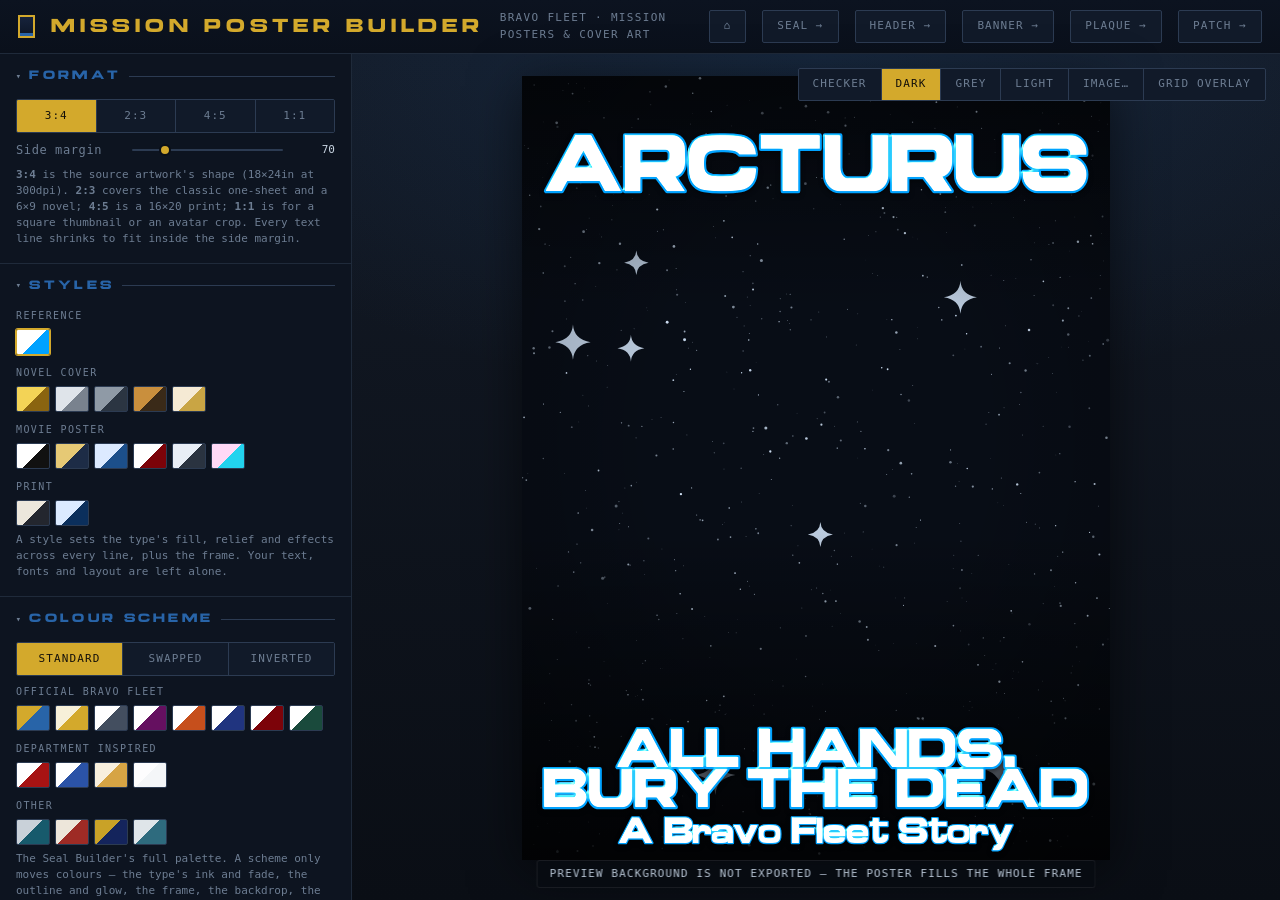
<file: mission-tool.html>
<!DOCTYPE html>
<html lang="en">
<head>
<meta charset="UTF-8">
<meta name="viewport" content="width=device-width, initial-scale=1.0">
<meta name="description" content="Build mission posters and cover art from your own artwork, and export them at print resolution.">
<link rel="icon" href="data:image/svg+xml,%3Csvg%20xmlns%3D%22http%3A%2F%2Fwww.w3.org%2F2000%2Fsvg%22%20viewBox%3D%220%200%2032%2032%22%3E%3Crect%20width%3D%2232%22%20height%3D%2232%22%20rx%3D%225%22%20fill%3D%22%230d1420%22%2F%3E%3Crect%20x%3D%227%22%20y%3D%224%22%20width%3D%2218%22%20height%3D%2224%22%20rx%3D%222%22%20fill%3D%22%232864a8%22%2F%3E%3Crect%20x%3D%229%22%20y%3D%227%22%20width%3D%2214%22%20height%3D%223%22%20fill%3D%22%23d3a92c%22%2F%3E%3Crect%20x%3D%229%22%20y%3D%2222%22%20width%3D%2214%22%20height%3D%223%22%20fill%3D%22%23d3a92c%22%2F%3E%3C%2Fsvg%3E">
<meta property="og:type" content="website">
<meta property="og:site_name" content="Bravo Fleet Graphics Tools">
<meta property="og:title" content="Mission Poster Builder — Bravo Fleet Graphics Tools">
<meta property="og:description" content="Build mission posters and cover art from your own artwork, and export them at print resolution.">
<meta property="og:url" content="https://crimsontacit.github.io/BF-Seal-Builder/mission-tool.html">
<meta name="twitter:card" content="summary">
<title>Mission Poster Builder</title>
<link rel="stylesheet" href="shared/chrome.css?v=d62425d5">
<style>
  :root{--panel-w:352px}
  @font-face{font-family:"Sealstile";font-weight:400;src:url(fonts/sealstile.woff2) format("woff2")}
  @font-face{font-family:"Cinzel";font-weight:600;src:url(fonts/webfonts/cinzel.woff2) format("woff2")}
  @font-face{font-family:"Cinzel Decorative";font-weight:700;src:url(fonts/webfonts/cinzeldecor-700.woff2) format("woff2")}
  @font-face{font-family:"Playfair Display";font-weight:700;src:url(fonts/webfonts/playfair-700.woff2) format("woff2")}
  @font-face{font-family:"Cormorant Garamond";font-weight:600;src:url(fonts/webfonts/cormorant-600.woff2) format("woff2")}
  @font-face{font-family:"EB Garamond";font-weight:600;src:url(fonts/webfonts/ebgaramond-600.woff2) format("woff2")}
  @font-face{font-family:"EB Garamond";font-weight:500;font-style:italic;src:url(fonts/webfonts/ebgaramond-it500.woff2) format("woff2")}
  @font-face{font-family:"Tenor Sans";font-weight:400;src:url(fonts/webfonts/tenor.woff2) format("woff2")}
  @font-face{font-family:"Bebas Neue";font-weight:400;src:url(fonts/webfonts/bebas.woff2) format("woff2")}
  @font-face{font-family:"Oswald";font-weight:500;src:url(fonts/webfonts/oswald-500.woff2) format("woff2")}
  @font-face{font-family:"Anton";font-weight:400;src:url(fonts/webfonts/anton.woff2) format("woff2")}
  @font-face{font-family:"Michroma";font-weight:400;src:url(fonts/webfonts/michroma.woff2) format("woff2")}
  @font-face{font-family:"Orbitron";font-weight:600;src:url(fonts/webfonts/orbitron.woff2) format("woff2")}
  header .mark{
    width:17px;height:23px;flex:none;border:2px solid var(--bolt-gold);
    background:linear-gradient(180deg,#16233c,#0d1626);
    box-shadow:inset 0 -7px 0 -4px var(--bf-blue);
  }
  .btn.mini{padding:5px 9px;font-size:10px}
  /* a text row whose slot is switched off dims its own summary */
  details.acc.rowoff > summary{color:#3c4a5e}
  textarea{
    width:100%;background:#0a111c;border:1px solid var(--line-bright);color:var(--ink);
    font:inherit;padding:7px 9px;letter-spacing:.05em;border-radius:2px;margin-bottom:8px;
    resize:vertical;line-height:1.5;
  }
  input[type=text]:focus,textarea:focus{outline:none;border-color:var(--bf-blue)}
  .sublabel{color:var(--ink-dim);font-size:10px;letter-spacing:.14em;text-transform:uppercase;margin:12px 0 6px}
  .sublabel:first-child{margin-top:0}
  .filebox{
    border:1px dashed var(--line-bright);border-radius:2px;padding:14px 10px;
    text-align:center;color:var(--ink-dim);font-size:11px;cursor:pointer;margin-bottom:8px;
    line-height:1.5;word-break:break-all;
  }
  .filebox:hover,.filebox.drag{border-color:var(--bolt-gold);color:var(--bolt-gold)}
  .seg{display:flex;border:1px solid var(--line-bright);border-radius:2px;overflow:hidden;margin-bottom:8px}
  .seg button{
    flex:1;background:var(--panel2);border:none;color:var(--ink-dim);cursor:pointer;
    font:inherit;font-size:11px;letter-spacing:.1em;text-transform:uppercase;padding:8px 6px;
  }
  .seg button + button{border-left:1px solid var(--line-bright)}
  .seg button:hover{color:var(--ink)}
  .seg button.on{background:var(--bolt-gold);color:#14100a}
  .swgroup{margin-bottom:10px}
  .swgroup:last-child{margin-bottom:0}
  .swgroup-label{color:var(--ink-dim);font-size:10px;letter-spacing:.14em;text-transform:uppercase;margin-bottom:6px}
  .swatches{display:flex;gap:5px;flex-wrap:wrap}
  .sw{
    width:34px;height:26px;border-radius:2px;border:1px solid var(--line-bright);
    cursor:pointer;padding:0;overflow:hidden;display:block;
  }
  .sw:hover{border-color:var(--bolt-gold)}
  .sw.on{border-color:var(--bolt-gold);box-shadow:0 0 0 1px var(--bolt-gold)}
  .off{opacity:.4}

  #stage{
    flex:1;display:flex;align-items:center;justify-content:center;position:relative;
    min-width:0;background-color:#10151d;
  }
  /* The wrap fills the stage and centres the poster itself, rather than being
     sized by it: a flex item whose width comes from a percentage height on a
     replaced child is exactly the case Safari resolves to the SVG's intrinsic
     1800px, which overflowed the stage and left the poster flush to the panel.
     A 100%x100% box can't be mis-sized, and max-height/max-width on the SVG
     scale it inside that box in every engine. */
  #posterwrap{
    position:relative;z-index:1;width:100%;height:100%;
    padding:22px 22px 40px;
    display:flex;align-items:center;justify-content:center;
    filter:drop-shadow(0 10px 26px rgba(0,0,0,.55));
  }
  #posterwrap svg{
    width:auto;height:auto;max-width:100%;max-height:min(100%, 1160px);display:block;
  }
</style>
</head>
<body>
<noscript><div class="noscript"><b>Mission Poster Builder</b> needs JavaScript switched on — it draws and exports your artwork entirely in the browser, with nothing sent to a server.</div></noscript>

<header>
  <div class="mark"></div>
  <h1>Mission Poster Builder</h1>
  <div class="sub">Bravo Fleet · Mission Posters &amp; Cover Art</div>
  <div class="spacer"></div>
  <a class="navlink" href="index.html">⌂</a>
  <a class="navlink" href="seal-tool.html">Seal →</a>
  <a class="navlink" href="header-tool.html">Header →</a>
  <a class="navlink" href="banner-tool.html">Banner →</a>
  <a class="navlink" href="plaque-tool.html">Plaque →</a>
  <a class="navlink" href="patch-tool.html">Patch →</a>
</header>

<main>
  <div id="panel">

    <details class="acc" open>
      <summary>Format</summary>
      <div class="acc-body">
        <div class="seg" data-seg="ratio">
          <button data-v="poster">3:4</button>
          <button data-v="sheet">2:3</button>
          <button data-v="wide">4:5</button>
          <button data-v="square">1:1</button>
        </div>
        <div class="row"><label>Side margin</label><input type="range" min="0" max="360" step="2" data-k="margin"><span class="val" data-val="margin"></span></div>
        <div class="hint"><b>3:4</b> is the source artwork's shape (18×24in at 300dpi). <b>2:3</b> covers the classic one-sheet and a 6×9 novel; <b>4:5</b> is a 16×20 print; <b>1:1</b> is for a square thumbnail or an avatar crop. Every text line shrinks to fit inside the side margin.</div>
      </div>
    </details>

    <details class="acc" open>
      <summary>Styles</summary>
      <div class="acc-body">
        <div id="presetGroups"></div>
        <div class="hint">A style sets the type's fill, relief and effects across every line, plus the frame. Your text, fonts and layout are left alone.</div>
      </div>
    </details>

    <details class="acc" open>
      <summary>Colour Scheme</summary>
      <div class="acc-body">
        <div class="seg" data-seg="schemeMode" id="schemeModeSeg">
          <button data-v="std">Standard</button>
          <button data-v="swap">Swapped</button>
          <button data-v="inv">Inverted</button>
        </div>
        <div id="schemeGroups"></div>
        <div class="hint">The Seal Builder's full palette. A scheme only moves colours — the type's ink and fade, the outline and glow, the frame, the backdrop, the stars and the scrims — so pick a <b>style</b> for the look and a scheme to colour it, in either order. Each scheme reads three ways: <b>Standard</b> puts the light accent in the type over the theme colour's outline, <b>Swapped</b> trades those two round so the type itself carries the theme colour, and <b>Inverted</b> turns the whole poster over — pale field, dark type, white scrims. The swatches preview whichever reading is picked.</div>
      </div>
    </details>

    <div id="textRows"></div>

    <details class="acc">
      <summary>Text Effects</summary>
      <div class="acc-body">
        <div class="hint" style="margin:0 0 10px">These are shared by every line; each line chooses which of them it wears in its own section.</div>

        <div class="sublabel">Relief</div>
        <div class="row"><label>Depth</label><input type="range" min="1" max="24" step="0.5" data-k="bevel"><span class="val" data-val="bevel"></span></div>
        <div class="row"><label>Shine</label><input type="range" min="0" max="1.6" step="0.05" data-k="shine"><span class="val" data-val="shine"></span></div>

        <div class="sublabel">Outline</div>
        <div class="row"><label>Colour</label><input type="color" data-k="strokeCol"></div>

        <div class="sublabel">Glow</div>
        <div class="row"><label>Colour</label><input type="color" data-k="glowCol"></div>
        <div class="row"><label>Spread</label><input type="range" min="0" max="40" step="1" data-k="glowSize"><span class="val" data-val="glowSize"></span></div>
        <div class="row"><label>Softness</label><input type="range" min="1" max="60" step="1" data-k="glowBlur"><span class="val" data-val="glowBlur"></span></div>
        <div class="row"><label>Strength</label><input type="range" min="0" max="1" step="0.02" data-k="glowOp"><span class="val" data-val="glowOp"></span></div>

        <div class="sublabel">Shadow</div>
        <div class="row"><label>Strength</label><input type="range" min="0" max="1" step="0.02" data-k="shadowOp"><span class="val" data-val="shadowOp"></span></div>
        <div class="row"><label>Drop</label><input type="range" min="0" max="40" step="1" data-k="shadowDy"><span class="val" data-val="shadowDy"></span></div>
        <div class="row"><label>Softness</label><input type="range" min="0" max="40" step="1" data-k="shadowBlur"><span class="val" data-val="shadowBlur"></span></div>
      </div>
    </details>

    <details class="acc">
      <summary>Frame</summary>
      <div class="acc-body">
        <div class="row"><label>Style</label><select data-k="frame" id="frameSel"></select></div>
        <div class="row"><label>Inset</label><input type="range" min="0" max="240" step="2" data-k="frInset"><span class="val" data-val="frInset"></span></div>
        <div class="row"><label>Width</label><input type="range" min="1" max="160" step="1" data-k="frW"><span class="val" data-val="frW"></span></div>
        <div class="row"><label>Gap</label><input type="range" min="0" max="120" step="1" data-k="frGap"><span class="val" data-val="frGap"></span></div>
        <div class="row"><label>Corner radius</label><input type="range" min="0" max="200" step="2" data-k="frRadius"><span class="val" data-val="frRadius"></span></div>
        <div class="row"><label>Corner run</label><input type="range" min="40" max="700" step="5" data-k="frCorner"><span class="val" data-val="frCorner"></span></div>
        <div class="sublabel">Colour</div>
        <div class="seg" data-seg="frFill">
          <button data-v="solid">Solid</button>
          <button data-v="metal">Metal</button>
        </div>
        <div class="row"><label>Solid colour</label><input type="color" data-k="frCol"></div>
        <div class="row"><label>Material</label><select data-k="frMat" data-mats="1"></select></div>
        <div class="row"><label>Custom metal</label><input type="color" data-k="frMatCustom"></div>
        <div class="row"><input type="checkbox" data-k="frRelief"><label>Bevel the frame</label></div>
        <div class="hint"><b>Gap</b> separates the two rules of the double and deco frames. <b>Corner run</b> is how far the brackets reach along each edge. Pick <b>Custom</b> under Material to drive the ramp from the colour below it.</div>
      </div>
    </details>

    <details class="acc" open>
      <summary>Artwork</summary>
      <div class="acc-body">
        <div class="filebox" id="filebox">Drop an image here or click to choose</div>
        <input type="file" id="fileInput" accept="image/*" style="display:none">
        <div class="row"><label>Zoom</label><input type="range" min="0.3" max="4" step="0.01" data-k="imgZoom"><span class="val" data-val="imgZoom"></span></div>
        <div class="row"><label>Horizontal</label><input type="range" min="-1200" max="1200" step="4" data-k="imgX"><span class="val" data-val="imgX"></span></div>
        <div class="row"><label>Vertical</label><input type="range" min="-1600" max="1600" step="4" data-k="imgY"><span class="val" data-val="imgY"></span></div>
        <div class="btnrow">
          <button class="btn" id="imgCenter">Center</button>
          <button class="btn danger" id="imgRemove">Remove image</button>
        </div>
        <div class="sublabel">Starfield</div>
        <div class="row"><input type="checkbox" data-k="stars"><label>Use a starfield when there is no image</label></div>
        <div class="row"><label>Background</label><input type="color" data-k="c_back"><label style="flex:0 0 auto;color:var(--ink-dim)">Stars</label><input type="color" data-k="starFore"></div>
        <div class="row"><label>Density</label><input type="range" min="0" max="2400" step="20" data-k="starDensity"><span class="val" data-val="starDensity"></span></div>
        <div class="row"><input type="checkbox" data-k="starSparkles"><label>Large sparkles</label></div>
        <div class="btnrow"><button class="btn mini" id="starShuffle">Shuffle stars</button></div>
        <div class="hint">A given seed always draws the same sky, so <b>Shuffle</b> is how you get a different one. Density counts stars per 3:4 poster and scales with the taller shapes. The background also shows behind an uploaded image that doesn't cover the page.</div>

        <div class="sublabel">Grade</div>
        <div class="row"><label>Brightness</label><input type="range" min="0.3" max="1.8" step="0.02" data-k="bright"><span class="val" data-val="bright"></span></div>
        <div class="row"><label>Contrast</label><input type="range" min="0.4" max="2.2" step="0.02" data-k="contrast"><span class="val" data-val="contrast"></span></div>
        <div class="row"><label>Saturation</label><input type="range" min="0" max="2.5" step="0.02" data-k="sat"><span class="val" data-val="sat"></span></div>

        <div class="sublabel">Duotone</div>
        <div class="row"><input type="checkbox" data-k="duoOn"><label>Map to two colours</label></div>
        <div class="row"><label>Shadows</label><input type="color" data-k="duoA"><label style="flex:0 0 auto;color:var(--ink-dim)">Lights</label><input type="color" data-k="duoB"></div>
        <div class="row"><label>Strength</label><input type="range" min="0" max="1" step="0.02" data-k="duoAmt"><span class="val" data-val="duoAmt"></span></div>

        <div class="sublabel">Vignette &amp; scrims</div>
        <div class="row"><label>Vignette</label><input type="range" min="0" max="1" step="0.02" data-k="vig"><span class="val" data-val="vig"></span></div>
        <div class="row"><label>Top scrim</label><input type="range" min="0" max="1" step="0.02" data-k="scrimT"><span class="val" data-val="scrimT"></span></div>
        <div class="row"><label>Top reach</label><input type="range" min="0.05" max="0.9" step="0.01" data-k="scrimTH"><span class="val" data-val="scrimTH"></span></div>
        <div class="row"><label>Bottom scrim</label><input type="range" min="0" max="1" step="0.02" data-k="scrimB"><span class="val" data-val="scrimB"></span></div>
        <div class="row"><label>Bottom reach</label><input type="range" min="0.05" max="0.9" step="0.01" data-k="scrimBH"><span class="val" data-val="scrimBH"></span></div>
        <div class="row"><label>Scrim colour</label><input type="color" data-k="overlayCol"></div>
        <div class="hint">Scrims veil the art behind the type — the top one sits under the campaign line, the bottom one under the title block. Black holds white type; switch the colour to white for a pale poster with dark type (an <b>inverted</b> scheme does that for you).</div>

        <div class="sublabel">Grain</div>
        <div class="row"><label>Amount</label><input type="range" min="0" max="1" step="0.02" data-k="grain"><span class="val" data-val="grain"></span></div>
        <div class="row"><label>Size</label><input type="range" min="1" max="8" step="0.1" data-k="grainSize"><span class="val" data-val="grainSize"></span></div>
        <div class="hint">Film grain over the art, the scrims and the backdrop, but never the type. Size is in poster units, so the grain scales with the export instead of getting finer at print size.</div>

        <div class="sublabel">Emblem</div>
        <div class="row"><label>Overlay</label><select data-k="emblem" id="emblemSel"></select></div>
        <div class="row"><label>Size</label><input type="range" min="0.03" max="0.6" step="0.005" data-k="emScale"><span class="val" data-val="emScale"></span></div>
        <div class="row"><label>Horizontal</label><input type="range" min="-900" max="900" step="4" data-k="emX"><span class="val" data-val="emX"></span></div>
        <div class="row"><label>Vertical</label><input type="range" min="-1200" max="1200" step="4" data-k="emY"><span class="val" data-val="emY"></span></div>
        <div class="row"><label>Opacity</label><input type="range" min="0.05" max="1" step="0.05" data-k="emOp"><span class="val" data-val="emOp"></span></div>
        <div class="filebox" id="emBox" style="display:none">Drop an emblem here or click to choose</div>
        <input type="file" id="emInput" accept="image/*" style="display:none">
        <div class="hint">Task-force marks come in both families — the delta on its own, or the wide version with the numeral. Uploads (artwork and emblem alike) stay in this tab; they aren't saved with the design.</div>
      </div>
    </details>

    <details class="acc">
      <summary>Export</summary>
      <div class="acc-body">
        <div class="row">
          <label>PNG width</label>
          <select id="exportSize">
            <option value="900">900 px (½×)</option>
            <option value="1800" selected>1800 px (native)</option>
            <option value="3600">3600 px (2×)</option>
            <option value="5400">5400 px (print, 300dpi)</option>
          </select>
        </div>
        <div class="btnrow">
          <button class="btn primary" id="exportPng">Export PNG</button>
          <button class="btn" id="exportSvg">Export SVG</button>
        </div>
        <div class="hint">At 3:4 the print size is 5400×7200 — the same pixels as the original PSDs.</div>
      </div>
    </details>

    <section class="plain">
      <button class="btn danger" id="resetBtn">Reset to defaults</button>
    </section>

    <div class="credit">
      Fonts: <b>Sealstile</b> (Librestile) and twelve OFL faces<br>
      © Bravo Fleet 1997–<span id="copyYear"></span><br>
      Seal, patch, plaque and poster design by <b>CrimsonTacit</b><br>
      Original Columbia header by <b>JustSlide</b><br>
      Bravo Fleet logo by <b>Kevin Steeper</b><br>
      Ship banner by <b>Emily Wolf</b> and <b>Kevin Steeper</b><br>
      <a href="https://wiki.bravofleet.com/index.php/Credits#Graphics" target="_blank" rel="noopener">Full graphics credits here</a>
    </div>
  </div>

  <div id="stage" class="dark">
    <div class="stagebg" id="stageBg"></div>
    <div id="posterwrap"></div>
    <div class="stagehint">Preview background is not exported — the poster fills the whole frame</div>
  </div>
</main>

<script src="shared/state.js?v=fa880068"></script>
<script src="shared/metal.js?v=8aa4ac74"></script>
<script src="shared/export.js?v=07669e3b"></script>
<script src="shared/stage.js?v=b9df1f51"></script>
<script>
"use strict";
const $ = id => document.getElementById(id);
const esc = Metal.esc;
const f2 = n => Math.round(n*100)/100;
const clamp = (v,a,b) => Math.max(a, Math.min(b, v));

/* ================= canvas =================
   Width is fixed so a type size means the same thing whichever shape you pick;
   only the height changes. 3:4 is the source artwork's own shape — all three
   reference PSDs are 5400x7200 (18x24in at 300dpi), so native 1800x2400 is
   exactly a third of them and the print export lands back on their pixels. */
const W = 1800;
const RATIOS = {
  poster: { label:"3:4 Poster",   h:2400 },
  sheet:  { label:"2:3 One-Sheet", h:2700 },
  wide:   { label:"4:5 Portrait",  h:2250 },
  square: { label:"1:1 Square",    h:1800 },
};
const HH = () => RATIOS[S.ratio] ? RATIOS[S.ratio].h : 2400;

/* ================= fonts =================
   Sealstile — this project's own patched Librestile — is the default on every
   row; it is also the closest thing we have to the Microstyle Bold Extended the
   PSDs set their titles in. The rest are OFL faces chosen for poster and cover
   work: Cinzel/Cinzel Decorative for the Trajan-style epic title, Playfair and
   the Garamonds for a novel jacket, Bebas/Oswald/Anton for the condensed
   one-sheet and billing block, Michroma/Orbitron for something more technical.
   Files come from tools/fetch_shared_fonts.py. */
const FONTS = [
  { k:"sealstile", label:"Sealstile",          fam:"Sealstile",          w:400, st:"normal", url:"fonts/sealstile.woff2?v=8128806d" },
  { k:"cinzel",    label:"Cinzel",             fam:"Cinzel",             w:600, st:"normal", url:"fonts/webfonts/cinzel.woff2?v=37543dc7" },
  { k:"cinzeldec", label:"Cinzel Decorative",  fam:"Cinzel Decorative",  w:700, st:"normal", url:"fonts/webfonts/cinzeldecor-700.woff2?v=9f36288a" },
  { k:"playfair",  label:"Playfair Display",   fam:"Playfair Display",   w:700, st:"normal", url:"fonts/webfonts/playfair-700.woff2?v=02af2688" },
  { k:"cormorant", label:"Cormorant Garamond", fam:"Cormorant Garamond", w:600, st:"normal", url:"fonts/webfonts/cormorant-600.woff2?v=53205cf8" },
  { k:"garamond",  label:"EB Garamond",        fam:"EB Garamond",        w:600, st:"normal", url:"fonts/webfonts/ebgaramond-600.woff2?v=b4aa08b7" },
  { k:"garamondit",label:"EB Garamond Italic", fam:"EB Garamond",        w:500, st:"italic", url:"fonts/webfonts/ebgaramond-it500.woff2?v=668ea527" },
  { k:"tenor",     label:"Tenor Sans",         fam:"Tenor Sans",         w:400, st:"normal", url:"fonts/webfonts/tenor.woff2?v=b124d5a7" },
  { k:"bebas",     label:"Bebas Neue",         fam:"Bebas Neue",         w:400, st:"normal", url:"fonts/webfonts/bebas.woff2?v=441b026d" },
  { k:"oswald",    label:"Oswald",             fam:"Oswald",             w:500, st:"normal", url:"fonts/webfonts/oswald-500.woff2?v=5e619e5c" },
  { k:"anton",     label:"Anton",              fam:"Anton",              w:400, st:"normal", url:"fonts/webfonts/anton.woff2?v=23aab0b2" },
  { k:"michroma",  label:"Michroma",           fam:"Michroma",           w:400, st:"normal", url:"fonts/webfonts/michroma.woff2?v=b1209818" },
  { k:"orbitron",  label:"Orbitron",           fam:"Orbitron",           w:600, st:"normal", url:"fonts/webfonts/orbitron.woff2?v=3906d33a" },
];
const fontOf = k => FONTS.find(f => f.k === k) || FONTS[0];

/* ================= text rows =================
   Six named slots rather than a free list: a poster's lines have fixed jobs, so
   each one can carry sensible defaults and its own effect choices. Nothing is
   mutually exclusive — every slot is independent and can be switched off.

   A slot is anchored to the top or the bottom edge, never to an absolute y, so
   changing the canvas shape doesn't scatter the layout. Bottom-anchored blocks
   grow upward from their last baseline, the way the plaque's quote does, so a
   two-line title pushes into the art instead of off the bottom edge. */
const ROWS = [
  { k:"camp",   label:"Campaign",      anchor:"top",    lines:1, max:70,  open:true },
  { k:"pre",    label:"Above Title",   anchor:"bottom", lines:1, max:80,  open:false },
  { k:"title",  label:"Title",         anchor:"bottom", lines:4, max:160, open:true },
  { k:"sub",    label:"Subtitle",      anchor:"bottom", lines:2, max:120, open:false,
    note:"Its default spot is above the title, because the reference design runs the title and the story credit right down to the bottom edge." },
  { k:"credit", label:"Story Credit",  anchor:"bottom", lines:1, max:70,  open:true },
  { k:"bill",   label:"Billing Block", anchor:"bottom", lines:5, max:400, open:false,
    note:"A billing block wants the same bottom strip as the story credit — switch that one off, or raise it, before turning this on." },
];
const RELIEFS = [
  ["none",  "Flat"],
  ["raised","Raised"],
  ["emboss","Embossed"],
  ["inlay", "Inlaid"],
];

/* ================= frames ================= */
const FRAMES = {
  none:      "None",
  rule:      "Single rule",
  double:    "Double rule",
  band:      "Solid band",
  metal:     "Metal band",
  deco:      "Deco rule + corners",
  brackets:  "Corner brackets",
  letterbox: "Letterbox bars",
};

/* ================= emblems =================
   Both TF logo families are offered: the `tf##a.png` delta-only marks (what the
   banner tool uses, since its slot is delta-shaped) and the wide `tf##.png`
   variants that carry the big numeral — a poster has room for the numeral, so
   there is no reason to hide them here the way the banner has to. */
const TFS = [17, 21, 47, 72, 86, 93];
const EMBLEMS = { none: { label:"None", url:null, group:"" } };
EMBLEMS.bf  = { label:"Bravo Fleet delta", url:"assets/logos/bf-delta.png?v=322c9308", group:"Bravo Fleet" };
EMBLEMS.bfl = { label:"Bravo Fleet logo",  url:"assets/logos/bf-logo.png?v=16b17ae2",  group:"Bravo Fleet" };
TFS.forEach(n => { EMBLEMS["tf"+n]     = { label:"Task Force "+n, url:`assets/logos/tf${n}a.png`, group:"Task force delta" }; });
TFS.forEach(n => { EMBLEMS["tf"+n+"n"] = { label:"Task Force "+n, url:`assets/logos/tf${n}.png`,  group:"Task force with numeral" }; });
EMBLEMS.custom = { label:"Custom image…", url:null, group:"", custom:true };

const EM_SIZE = {};
Object.values(EMBLEMS).forEach(E => {
  if(!E.url) return;
  const im = new Image();
  im.onload = () => { EM_SIZE[E.url] = {w:im.naturalWidth, h:im.naturalHeight}; render(); };
  im.src = E.url;
});
/* uploaded emblem art, kept out of S/localStorage like IMG and the seal tool's
   CUSTOM_CHARGE — it doesn't survive a reload */
let CUSTOM_EM = null;   /* {dataUrl,w,h} */
/* the art the emblem slot should draw right now, whichever kind it is */
function emblemArt(){
  const E = EMBLEMS[S.emblem];
  if(!E) return null;
  if(E.custom) return CUSTOM_EM ? { href:CUSTOM_EM.dataUrl, w:CUSTOM_EM.w, h:CUSTOM_EM.h, url:null } : null;
  if(!E.url) return null;
  const nat = EM_SIZE[E.url] || { w:300, h:468 };
  return { href:E.url, w:nat.w, h:nat.h, url:E.url };
}

/* ================= state =================
   Row defaults come off the reference PSDs, divided by three for this canvas.
   All three set every line in Microstyle Bold Extended at HorizontalScale 0.9
   over a photo, in white, under a 20px cyan Stroke and a 50% Satin; Sealstile
   at squeeze 0.9 with the raised relief below is this tool's read of that. */
const FXDEF = {
  bevel:5, shine:.85,
  strokeCol:"#00a2ff",
  glowCol:"#0060ff", glowSize:8, glowBlur:18, glowOp:.55,
  shadowOp:.45, shadowDy:5, shadowBlur:8,
};
const ROWDEF = {
  camp:   { on:true,  txt:"ARCTURUS", font:"sealstile", size:300, track:0,     sq:.9,  lead:.9,  align:"center", y:353, x:0,
            fill:"solid", col:"#ffffff", col2:"#8a6410", mat:"gold", matCustom:"#c9992e", relief:"raised", strokeOn:true,  strokeW:7, glowOn:false, shadowOn:true },
  pre:    { on:false, txt:"THE FOURTH FLEET PRESENTS", font:"sealstile", size:52, track:.16, sq:.9, lead:1, align:"center", y:620, x:0,
            fill:"solid", col:"#ffffff", col2:"#8a6410", mat:"gold", matCustom:"#c9992e", relief:"none",   strokeOn:false, strokeW:3, glowOn:false, shadowOn:true },
  title:  { on:true,  txt:"ALL HANDS,\nBURY THE DEAD", font:"sealstile", size:200, track:0, sq:.9, lead:.82, align:"center", y:162, x:0,
            fill:"solid", col:"#ffffff", col2:"#8a6410", mat:"gold", matCustom:"#c9992e", relief:"raised", strokeOn:true,  strokeW:7, glowOn:false, shadowOn:true },
  sub:    { on:false, txt:"A Mission of the USS Arcturus", font:"garamondit", size:72, track:.02, sq:1, lead:1.1, align:"center", y:480, x:0,
            fill:"solid", col:"#e8eef6", col2:"#8a6410", mat:"silver", matCustom:"#c9992e", relief:"none", strokeOn:false, strokeW:3, glowOn:false, shadowOn:true },
  credit: { on:true,  txt:"A Bravo Fleet Story", font:"sealstile", size:100, track:-.03, sq:.9, lead:1, align:"center", y:52, x:0,
            fill:"solid", col:"#ffffff", col2:"#8a6410", mat:"gold", matCustom:"#c9992e", relief:"raised", strokeOn:true,  strokeW:4, glowOn:false, shadowOn:true },
  bill:   { on:false, txt:"BRAVO FLEET PRESENTS  A STORY OF TASK FORCE 47\nWRITTEN ON THE HOLODECK · STARDATE 78412.6", font:"oswald",
            size:30, track:.08, sq:1, lead:1.35, align:"center", y:46, x:0,
            fill:"solid", col:"#cfd8e2", col2:"#8a6410", mat:"silver", matCustom:"#c9992e", relief:"none", strokeOn:false, strokeW:2, glowOn:false, shadowOn:false },
};

const DEFAULTS = (() => {
  const D = Object.assign({
    ratio:"poster", margin:70, preset:"Bravo Fleet Story",
    /* frame */
    frame:"none", frInset:36, frW:8, frGap:14, frRadius:0, frCorner:260,
    frFill:"solid", frCol:"#d3a92c", frMat:"gold", frMatCustom:"#c9992e", frRelief:true,
    /* artwork */
    c_back:"#080d16", scheme:"", schemeMode:"std",
    stars:true, starSeed:1701, starDensity:800, starSparkles:true, starFore:"#cfe0f4",
    imgZoom:1, imgX:0, imgY:0,
    bright:1, contrast:1, sat:1,
    duoOn:false, duoA:"#08101f", duoB:"#cfe0f4", duoAmt:.85,
    vig:.35, scrimT:.5, scrimTH:.3, scrimB:.75, scrimBH:.42, overlayCol:"#000000",
    grain:0, grainSize:2.4,
    emblem:"none", emScale:.14, emX:0, emY:-560, emOp:1,
  }, FXDEF);
  ROWS.forEach(R => Object.entries(ROWDEF[R.k]).forEach(([p,v]) => { D[R.k+"_"+p] = v; }));
  return D;
})();

let S = JSON.parse(JSON.stringify(DEFAULTS));
let IMG = null;   /* {dataUrl,w,h} — never persisted, like the other tools */

/* ================= styles =================
   `all` is applied to every row (the poster reads as one lockup), `title` and
   `camp` may override it, `fx` sets the shared effect params, `frame` the
   frame. Text, fonts, sizes and positions are never touched. */
const PRESETS = [
  { name:"Bravo Fleet Story", group:"Reference", sw:["#ffffff","#00a2ff"],
    all:{ fill:"solid", col:"#ffffff", relief:"raised", strokeOn:true, glowOn:false, shadowOn:true },
    fx:{ strokeCol:"#00a2ff", bevel:5, shine:.85, shadowOp:.45, shadowDy:5, shadowBlur:8 },
    frame:{ frame:"none" } },

  { name:"Gold Foil", group:"Novel Cover", sw:["#f3d356","#8a6410"],
    all:{ fill:"metal", mat:"gold", matCustom:"#c9992e", relief:"raised", strokeOn:false, glowOn:false, shadowOn:true },
    fx:{ bevel:7, shine:1.05, shadowOp:.55, shadowDy:6, shadowBlur:9 },
    frame:{ frame:"metal", frMat:"gold", frInset:34, frW:14, frRadius:0, frRelief:true } },

  { name:"Silver Foil", group:"Novel Cover", sw:["#dfe4ea","#79828e"],
    all:{ fill:"metal", mat:"silver", matCustom:"#c9992e", relief:"raised", strokeOn:false, glowOn:false, shadowOn:true },
    fx:{ bevel:7, shine:1.05, shadowOp:.5, shadowDy:6, shadowBlur:9 },
    frame:{ frame:"metal", frMat:"silver", frInset:34, frW:14, frRadius:0, frRelief:true } },

  { name:"Embossed Slate", group:"Novel Cover", sw:["#8f9aa6","#2b3542"],
    all:{ fill:"solid", col:"#9dabba", relief:"emboss", strokeOn:false, glowOn:false, shadowOn:false },
    fx:{ bevel:8, shine:.5 },
    frame:{ frame:"rule", frCol:"#6d7d92", frInset:44, frW:3, frRadius:0, frRelief:false, frFill:"solid" } },

  { name:"One-Sheet", group:"Movie Poster", sw:["#ffffff","#111111"],
    all:{ fill:"solid", col:"#ffffff", relief:"none", strokeOn:false, glowOn:false, shadowOn:true },
    fx:{ shadowOp:.6, shadowDy:3, shadowBlur:12 },
    frame:{ frame:"letterbox", frCol:"#07080b", frInset:0, frW:74, frRadius:0, frRelief:false, frFill:"solid" } },

  { name:"Deco Epic", group:"Movie Poster", sw:["#e6c975","#1d2c46"],
    all:{ fill:"metal", mat:"bronze", relief:"raised", strokeOn:false, glowOn:false, shadowOn:true },
    fx:{ bevel:5, shine:.95, shadowOp:.5, shadowDy:5, shadowBlur:10 },
    frame:{ frame:"deco", frCol:"#c9a544", frInset:40, frW:5, frGap:12, frRadius:0, frRelief:false, frFill:"solid" } },

  { name:"Cold Open", group:"Movie Poster", sw:["#dceaff","#1c4f8a"],
    all:{ fill:"solid", col:"#e6f0ff", relief:"none", strokeOn:false, glowOn:true, shadowOn:true },
    fx:{ glowCol:"#2b7fd4", glowSize:6, glowBlur:26, glowOp:.7, shadowOp:.5, shadowDy:4, shadowBlur:10 },
    frame:{ frame:"brackets", frCol:"#8fc4f2", frInset:44, frW:5, frCorner:300, frRadius:0, frRelief:false, frFill:"solid" } },

  { name:"Red Alert", group:"Movie Poster", sw:["#ffffff","#7c0309"],
    all:{ fill:"solid", col:"#ffffff", relief:"raised", strokeOn:true, glowOn:true, shadowOn:true },
    fx:{ strokeCol:"#7c0309", glowCol:"#c2160f", glowSize:4, glowBlur:30, glowOp:.6, bevel:4, shine:.8, shadowOp:.5, shadowDy:4, shadowBlur:8 },
    frame:{ frame:"double", frCol:"#7c0309", frInset:36, frW:6, frGap:10, frRadius:0, frRelief:false, frFill:"solid" } },

  { name:"Etched Bronze", group:"Novel Cover", sw:["#c98f3d","#3a2a18"],
    all:{ fill:"metal", mat:"bronze", matCustom:"#a9702c", relief:"inlay", strokeOn:false, glowOn:false, shadowOn:false },
    fx:{ bevel:6, shine:.5, shadowOp:.4, shadowDy:3, shadowBlur:6 },
    frame:{ frame:"deco", frCol:"#a9702c", frInset:44, frW:4, frGap:10, frRadius:0, frRelief:false, frFill:"solid" } },

  { name:"Paperback", group:"Novel Cover", sw:["#f5ead4","#c9a544"],
    all:{ fill:"solid", col:"#f5ead4", relief:"none", strokeOn:false, glowOn:false, shadowOn:true },
    fx:{ shadowOp:.5, shadowDy:3, shadowBlur:10 },
    frame:{ frame:"rule", frCol:"#c9a544", frInset:52, frW:2, frRadius:0, frRelief:false, frFill:"solid" } },

  { name:"Chrome Titles", group:"Movie Poster", sw:["#e8eef6","#2a3340"],
    all:{ fill:"metal", mat:"platinum", matCustom:"#9fb2c6", relief:"raised", strokeOn:true, glowOn:false, shadowOn:true },
    fx:{ strokeCol:"#141a22", bevel:9, shine:1.15, shadowOp:.6, shadowDy:7, shadowBlur:12 },
    frame:{ frame:"none" } },

  { name:"Neon Noir", group:"Movie Poster", sw:["#ffd9f6","#22d3ee"],
    all:{ fill:"solid", col:"#ffd9f6", relief:"none", strokeOn:true, glowOn:true, shadowOn:false },
    fx:{ strokeCol:"#ff2fc4", glowCol:"#22d3ee", glowSize:5, glowBlur:34, glowOp:.85, shadowOp:.4, shadowDy:0, shadowBlur:14 },
    frame:{ frame:"letterbox", frCol:"#05060a", frInset:0, frW:60, frRadius:0, frRelief:false, frFill:"solid" } },

  /* the solid band and the wide-inset rules are the two frame kinds no other
     style reaches for, and both belong to flat printed art rather than to a
     jacket or a one-sheet */
  { name:"Gallery Print", group:"Print", sw:["#ece7dc","#23262e"],
    all:{ fill:"solid", col:"#ece7dc", relief:"none", strokeOn:false, glowOn:false, shadowOn:false },
    fx:{ shadowOp:.35, shadowDy:2, shadowBlur:8 },
    /* the band is a mat, so it wants to read as a border against dark art too —
       pure black would simply vanish into a night sky */
    frame:{ frame:"band", frCol:"#23262e", frInset:0, frW:64, frRadius:0, frRelief:false, frFill:"solid" } },

  { name:"Blueprint", group:"Print", sw:["#dbeaff","#0b2f5c"],
    all:{ fill:"solid", col:"#dbeaff", relief:"none", strokeOn:true, glowOn:false, shadowOn:false },
    fx:{ strokeCol:"#0b2f5c", shadowOp:.35, shadowDy:2, shadowBlur:6 },
    frame:{ frame:"double", frCol:"#8fb8e8", frInset:50, frW:2, frGap:8, frRadius:0, frRelief:false, frFill:"solid" } },
];

/* ================= colour schemes =================
   The seal tool's whole palette, carried over verbatim: the eight official
   Bravo Fleet colours from bravofleet.com/graphics, the four unofficial
   department-inspired ones, and the four hand-picked fictional themes. Each
   entry keeps the seal preset's own key colours so the two tools stay in step
   when that palette changes — `band` is the theme colour, `accent` its ring
   colour, `deep` the darkest shade, `star` the starfield colour.

   A scheme is a separate axis from a style: a style sets fill mode, relief,
   which effects a line wears and the frame's *shape*; a scheme only moves
   colours. Applying one over the other keeps the look and recolours it — which
   is why a scheme also flips a metal fill to the custom ramp, so gold foil
   becomes foil in the scheme's own colour instead of silently ignoring it. */
const SCHEMES = [
  { name:"Bravo Blue",      group:"Official Bravo Fleet", band:"#2864a8", accent:"#d3a92c", deep:"#143356", star:"#d3a92c" },
  { name:"Bolt Gold",       group:"Official Bravo Fleet", band:"#d3a92c", accent:"#14161c", deep:"#14161c", star:"#d3a92c" },
  { name:"TF17 Gray",       group:"Official Bravo Fleet", band:"#434e5f", accent:"#ffffff", deep:"#1e242d", star:"#e8ecef" },
  { name:"TF21 Purple",     group:"Official Bravo Fleet", band:"#651060", accent:"#ffffff", deep:"#2e062b", star:"#f0e6ef" },
  { name:"TF47 Orange",     group:"Official Bravo Fleet", band:"#c64f1c", accent:"#ffffff", deep:"#5e240c", star:"#f5ece6" },
  { name:"TF72 Navy",       group:"Official Bravo Fleet", band:"#20347f", accent:"#ffffff", deep:"#0e1839", star:"#e9ecf5" },
  { name:"TF86 Red",        group:"Official Bravo Fleet", band:"#7c0309", accent:"#ffffff", deep:"#370204", star:"#f3e7e7" },
  { name:"TF93 Green",      group:"Official Bravo Fleet", band:"#1a4a3c", accent:"#ffffff", deep:"#0b221c", star:"#e7f0ed" },

  { name:"Command Red",     group:"Department Inspired",  band:"#a71313", accent:"#ffffff", deep:"#4b0909", star:"#f5e3e3" },
  { name:"Sciences Blue",   group:"Department Inspired",  band:"#2b53a7", accent:"#ffffff", deep:"#13254b", star:"#e9eef7" },
  { name:"Operations Gold", group:"Department Inspired",  band:"#d6a444", accent:"#14161c", deep:"#14161c", star:"#d6a444" },
  { name:"Medical White",   group:"Department Inspired",  band:"#f4f6f8", accent:"#1c2b3a", deep:"#2f4a52", star:"#eef2f5" },

  { name:"Sea Greens",      group:"Other",                band:"#175a6c", accent:"#c9d1d9", deep:"#0e2a33", star:"#d8dee4" },
  { name:"Pegasus",         group:"Other",                band:"#9e2b25", accent:"#ede6da", deep:"#2a3e8c", star:"#ffffff" },
  { name:"Federation",      group:"Other",                band:"#14245c", accent:"#c9a227", deep:"#14245c", star:"#e9c46a" },
  { name:"Healer",          group:"Other",                band:"#2e6b7e", accent:"#dfe5e9", deep:"#4a5a6e", star:"#e8ecef" },
];

/* Each scheme reads three ways and `S.schemeMode` picks which — one table,
   three times the options, and no second set of hand-picked colours to keep in
   step with the seal tool's palette.

     std   the reference poster: the light `accent` in the type, the theme
           colour `band` in the outline and glow, over the scheme's darkest
           shade, black scrims.
     swap  the same poster with primary and secondary traded round — the type
           carries the theme colour and the accent moves out to the outline.
           The field stays dark, so this is a recolour of the same design
           rather than a different one.
     inv   the whole poster turned over: a pale field lightened out of `band`,
           dark type, and white scrims — a black scrim on a pale poster fights
           the type it exists to support, which is what `S.overlayCol` is for.

   Each reading carries a guard, because the palette is not uniform. `std`:
   three schemes set `accent` to the same near-black as `deep` (Bolt Gold and
   Operations Gold share one hex outright), which put the ink and the backdrop
   on top of each other, so a non-separating accent becomes a pale wash of the
   theme colour. `swap`: the theme colour is often close to its own darkest
   shade (Federation's `band` and `deep` are the same navy), so the ink is
   lifted toward white until it clears the backdrop. `inv`: `band` is only
   lightened into a field when there is room to lighten it (Medical White's is
   already near-white), and the ink falls back to `deep` when the field didn't
   land far enough from it (Bolt Gold). */
const lum = h => { const [r,g,b] = Metal.hexRgb(h); return (.2126*r + .7152*g + .0722*b)/255; };
/* WCAG relative luminance and contrast ratio — the plain weighted average above
   is fine for "are these two far apart", but the swap guard is deciding how far
   to lift an ink until it reads, which wants the gamma-corrected one. */
function relLum(h){
  const c = Metal.hexRgb(h).map(v => { v /= 255; return v <= .03928 ? v/12.92 : Math.pow((v+.055)/1.055, 2.4); });
  return .2126*c[0] + .7152*c[1] + .0722*c[2];
}
function contrast(a, b){
  const x = relLum(a)+.05, y = relLum(b)+.05;
  return Math.max(x,y)/Math.min(x,y);
}
function lift(ink, back, want){
  for(let t = 0; t < .65; t += .05){
    const v = Metal.ltn(ink, t);
    if(contrast(v, back) >= want) return v;
  }
  return Metal.ltn(ink, .65);
}
function schemeColors(c, mode){
  if(mode === "inv"){
    const bl = lum(c.band);
    const field = bl > .74 ? c.band : Metal.ltn(c.band, .84);
    const ink = (lum(field) - bl > .34) ? c.band : c.deep;
    return {
      ink, fade:c.deep, line:c.deep, glow:c.deep,
      back:field, star:Metal.dkn(c.band, .35), frame:ink, ramp:c.band, overlay:"#ffffff",
    };
  }
  if(mode === "swap"){
    const ink = lift(c.band, c.deep, 3.2);
    return {
      ink, fade:c.accent, line:c.accent, glow:c.accent,
      back:c.deep, star:c.star, frame:ink, ramp:c.band, overlay:"#000000",
    };
  }
  const ink = (lum(c.accent) - lum(c.deep) > .3) ? c.accent : Metal.ltn(c.band, .82);
  return {
    ink, fade:c.band, line:c.band, glow:c.band,
    back:c.deep, star:c.star, frame:ink, ramp:c.band, overlay:"#000000",
  };
}

/* ================= text metrics =================
   A live SVG <text> node, not a canvas 2D context — the poster is laid out in
   SVG and the two engines disagree enough to trip a fit (that is what shrank
   the plaque's registry line in Safari). Cached per font at a reference size. */
const MEAS_REF = 100;
const measSVG = document.createElementNS("http://www.w3.org/2000/svg", "svg");
measSVG.setAttribute("aria-hidden", "true");
measSVG.setAttribute("style", "position:absolute;left:-9999px;top:0;width:10px;height:10px;overflow:hidden");
const measNode = document.createElementNS("http://www.w3.org/2000/svg", "text");
measSVG.appendChild(measNode);
document.body.appendChild(measSVG);
const measCache = new Map();

/* A webfont declared in CSS is not fetched until something actually uses it, so
   the first measurement after picking a new font can land on *fallback* metrics
   — and caching that poisons the fit for the rest of the session (boot's
   document.fonts.ready has long since fired by then). So: measure freely once a
   face is ready, and for one that isn't, kick off its load, skip the cache, and
   re-render when it arrives. That is also why every font used to report the same
   ink extent — they were all being measured as the fallback. */
const boxCache = new Map();
const faceOK = new Set(), facePending = new Set();
function faceReady(F){
  if(faceOK.has(F.k)) return true;
  if(!document.fonts) return true;
  const spec = `${F.st === "italic" ? "italic " : ""}${F.w} ${MEAS_REF}px "${F.fam}"`;
  if(document.fonts.check(spec)){ faceOK.add(F.k); return true; }
  if(!facePending.has(F.k)){
    facePending.add(F.k);
    document.fonts.load(spec).then(() => {
      facePending.delete(F.k); faceOK.add(F.k);
      measCache.clear(); boxCache.clear(); render();
    }).catch(() => { facePending.delete(F.k); });
  }
  return false;
}
function applyFace(F){
  measNode.setAttribute("font-family", F.fam);
  measNode.setAttribute("font-weight", F.w);
  measNode.setAttribute("font-style", F.st);
  measNode.setAttribute("font-size", MEAS_REF);
}
function measureRaw(text, fk){
  const F = fontOf(fk), ok = faceReady(F), key = fk + " " + text;
  if(ok){
    const c = measCache.get(key);
    if(c !== undefined) return c;
  }
  applyFace(F);
  measNode.textContent = text;
  const w = measNode.getComputedTextLength();
  if(ok) measCache.set(key, w);
  return w;
}
/* letter-spacing lands after the last glyph too, so the fit counts it the way
   the browser advances it. Width is pre-squeeze. */
const measure = (t, fk, fs, ls) => measureRaw(t, fk)*(fs/MEAS_REF) + t.length*(ls||0);

/* How far a font's ink actually reaches above and below the baseline, per em.
   The metal ramp has to span the real ink or its ends clamp to a flat stop, and
   a fixed cap-height guess can't do that across thirteen faces — Sealstile's
   caps sit at ~0.72 em but its glyph box reaches ~0.99, and Playfair's
   ascenders go further still. Measured off the same hidden node as the widths,
   so it is the engine's own answer rather than a table to keep in sync. */
function inkExtent(fk){
  const F = fontOf(fk), ok = faceReady(F);
  if(ok){
    const c = boxCache.get(fk);
    if(c) return c;
  }
  applyFace(F);
  measNode.textContent = "HXAdfhklbgjpqy";   /* caps, ascenders, descenders */
  const b = measNode.getBBox();
  const m = { up: Math.max(0.5, -b.y/MEAS_REF), down: Math.max(0.05, (b.y + b.height)/MEAS_REF) };
  if(ok) boxCache.set(fk, m);
  return m;
}

/* ================= row layout ================= */
const rowGet = (k, p) => S[k+"_"+p];

/* Every visual line of a row, with its baseline, fitted size and tracking.
   Returns {lines:[{str,fs,ls,base}], x, anchor, top, bot} — top/bot bound the
   block so a gradient fill can span exactly the ink. */
function rowLayout(k){
  const raw = String(rowGet(k,"txt") == null ? "" : rowGet(k,"txt"));
  const strs = raw.split("\n");
  if(!strs.some(s => s.trim())) return null;
  const H = HH(), m = S.margin, sq = Math.max(.2, rowGet(k,"sq"));
  const maxW = Math.max(60, W - 2*m);
  const align = rowGet(k,"align");
  const x = (align === "left" ? m : align === "right" ? W - m : W/2) + rowGet(k,"x");
  const anchor = align === "left" ? "start" : align === "right" ? "end" : "middle";

  /* One scale for the whole row, set by its longest line — a title broken over
     two lines has to stay one size, so the fit is the smallest shrink any line
     needs rather than a per-line shrink. Leading rides the same scale, which
     keeps a block that had to shrink in proportion. */
  const size0 = rowGet(k,"size"), track = rowGet(k,"track"), fk = rowGet(k,"font");
  let scale = 1;
  for(const str of strs){
    if(!str.trim()) continue;
    const w = measure(str, fk, size0, size0*track)*sq;
    if(w > maxW) scale = Math.min(scale, maxW/w);
  }
  const fs = size0*scale, ls = size0*track*scale;
  const lines = strs.map(str => ({ str, fs, ls, base:0 }));

  const gap = fs*rowGet(k,"lead");
  const n = lines.length;
  const yEdge = rowGet(k,"y");
  const lastBase = R(k).anchor === "top" ? yEdge + gap*(n-1) : H - yEdge;
  lines.forEach((L,i) => { L.base = lastBase - gap*(n-1-i); });

  const ink = inkExtent(fk);
  return { lines, x, anchor, sq,
           top: lines[0].base - fs*ink.up,
           bot: lines[n-1].base + fs*ink.down };
}
const R = k => ROWS.find(r => r.k === k);

/* One <text> element: the squeeze rides a transform, so letter-spacing and the
   anchor correction are applied in the unsqueezed frame first. */
function textEl(L, x, base, anchor, sq, fk, fill, stroke, strokeW){
  const F = fontOf(fk);
  const dx = anchor === "end" ? L.ls : anchor === "start" ? 0 : L.ls/2;
  const tf = sq === 1 ? `translate(${f2(x)} ${f2(base)})`
                      : `translate(${f2(x)} ${f2(base)}) scale(${f2(sq)} 1)`;
  /* paint-order draws the stroke first and the fill over it, so only the outer
     half shows — doubling the width makes the slider read as an outside stroke,
     the way the PSD's Stroke effect is set. */
  const sk = strokeW > 0
    ? ` stroke="${stroke}" stroke-width="${f2(strokeW*2)}" stroke-linejoin="round" style="paint-order:stroke fill"`
    : "";
  return `<text transform="${tf}" x="${f2(dx)}" y="0" text-anchor="${anchor}"`
    + ` font-family="${esc(F.fam)}" font-weight="${F.w}" font-style="${F.st}"`
    + ` font-size="${f2(L.fs)}" letter-spacing="${f2(L.ls)}" fill="${fill}"${sk}`
    + ` xml:space="preserve">${esc(L.str)}</text>`;
}

/* ================= filters =================
   Relief and glow/shadow are two nested groups rather than one giant filter:
   the shared Metal relief filters can't have a glow spliced into them, but an
   outer filtered <g> sees the inner one's rendered result, so the glow and the
   shadow are cast by the finished lockup — stroke and all. */
function reliefFilter(id, mode){
  if(mode === "raised") return Metal.bevelFilter(id, { bevel:S.bevel, shine:S.shine, se:22, shadow:0 });
  if(mode === "emboss") return Metal.engraveFilter(id, { depth:Math.max(1,S.bevel*.9), blur:Math.max(1,S.bevel*.7), dark:.75, shine:S.shine*.6, se:14 });
  if(mode === "inlay")  return Metal.inlayFilter(id, { depth:Math.max(1,S.bevel*.4), blur:Math.max(1,S.bevel*.32), dark:.55, bevel:Math.max(1,S.bevel*.4), shine:S.shine*.25, se:22 });
  return "";
}
/* Glow under shadow under the artwork. feDropShadow renders its input too, so
   the shadow is built by hand to keep it a separate layer. */
function auraFilter(id, glow, shadow){
  const g = glow && S.glowOp > 0, s = shadow && S.shadowOp > 0;
  if(!g && !s) return "";
  let f = `<filter id="${id}" x="-25%" y="-60%" width="150%" height="220%" color-interpolation-filters="sRGB">`;
  const layers = [];
  if(s){
    f += `<feOffset in="SourceAlpha" dx="0" dy="${f2(S.shadowDy)}" result="so"/>`
      +  `<feGaussianBlur in="so" stdDeviation="${f2(Math.max(.01,S.shadowBlur))}" result="sb"/>`
      +  `<feFlood flood-color="#000000" flood-opacity="${f2(S.shadowOp)}" result="sc"/>`
      +  `<feComposite in="sc" in2="sb" operator="in" result="shadowL"/>`;
    layers.push("shadowL");
  }
  if(g){
    f += `<feMorphology in="SourceAlpha" operator="dilate" radius="${f2(Math.max(.01,S.glowSize))}" result="gd"/>`
      +  `<feGaussianBlur in="gd" stdDeviation="${f2(Math.max(.01,S.glowBlur))}" result="gb"/>`
      +  `<feFlood flood-color="${S.glowCol}" flood-opacity="${f2(S.glowOp)}" result="gc"/>`
      +  `<feComposite in="gc" in2="gb" operator="in" result="glowL"/>`;
    layers.push("glowL");
  }
  layers.push("SourceGraphic");
  return f + `<feMerge>${layers.map(l=>`<feMergeNode in="${l}"/>`).join("")}</feMerge></filter>`;
}

/* ================= frame ================= */
const rrect = (x,y,w,h,r) => {
  r = clamp(r, 0, Math.min(w,h)/2);
  return r <= 0 ? `M ${f2(x)} ${f2(y)} H ${f2(x+w)} V ${f2(y+h)} H ${f2(x)} Z`
    : `M ${f2(x+r)} ${f2(y)} H ${f2(x+w-r)} A ${f2(r)} ${f2(r)} 0 0 1 ${f2(x+w)} ${f2(y+r)}`
      + ` V ${f2(y+h-r)} A ${f2(r)} ${f2(r)} 0 0 1 ${f2(x+w-r)} ${f2(y+h)}`
      + ` H ${f2(x+r)} A ${f2(r)} ${f2(r)} 0 0 1 ${f2(x)} ${f2(y+h-r)}`
      + ` V ${f2(y+r)} A ${f2(r)} ${f2(r)} 0 0 1 ${f2(x+r)} ${f2(y)} Z`;
};
/* A band is a filled ring, not a stroke: two rounded rects under evenodd, so a
   corner radius and a wide band don't fight SVG's centred stroke alignment. */
const ringPath = (inset, w, r, H) =>
  rrect(inset, inset, W-2*inset, H-2*inset, r) + " " +
  rrect(inset+w, inset+w, W-2*(inset+w), H-2*(inset+w), Math.max(0, r-w));

function frameSVG(H){
  const kind = S.frame;
  if(kind === "none" || kind === undefined) return { defs:"", body:"" };
  const i = S.frInset, w = Math.max(.5, S.frW), g = S.frGap, r = S.frRadius;
  const metal = kind === "metal" || S.frFill === "metal";
  const matKey = S.frMat === "custom" ? S.frMatCustom : S.frMat;
  const M = Metal.matInfo(matKey);
  let defs = "";
  let paint = S.frCol;
  if(metal){
    defs += Metal.gradientDef("frGrad", M.stops, i, H-i);
    paint = "url(#frGrad)";
  }
  const useRelief = S.frRelief;
  if(useRelief) defs += Metal.bevelFilter("frFx", { bevel:Math.max(1.5, Math.min(w*.5, 10)), shine:metal ? .9 : .55, se:24, shadow:.28, shadowDy:3, shadowBlur:5 });
  const fx = useRelief ? ` filter="url(#frFx)"` : "";

  let body = "";
  if(kind === "rule"){
    body = `<path d="${ringPath(i, w, r, H)}" fill="${paint}" fill-rule="evenodd"/>`;
  }else if(kind === "double"){
    body = `<path d="${ringPath(i, w, r, H)}" fill="${paint}" fill-rule="evenodd"/>`
         + `<path d="${ringPath(i+w+g, Math.max(.5,w*.6), Math.max(0,r-w-g), H)}" fill="${paint}" fill-rule="evenodd"/>`;
  }else if(kind === "band" || kind === "metal"){
    body = `<path d="${ringPath(i, Math.max(4,w), r, H)}" fill="${paint}" fill-rule="evenodd"/>`;
  }else if(kind === "deco"){
    const c = Math.max(w*3, 26);
    body = `<path d="${ringPath(i, w, r, H)}" fill="${paint}" fill-rule="evenodd"/>`
         + `<path d="${ringPath(i+w+g, Math.max(.5,w*.5), Math.max(0,r-w-g), H)}" fill="${paint}" fill-rule="evenodd"/>`;
    /* a filled lozenge over each corner of the outer rule, the way a deco
       border pins its rules together */
    [[i,i],[W-i,i],[i,H-i],[W-i,H-i]].forEach(([px,py]) => {
      body += `<path d="M ${f2(px)} ${f2(py-c/2)} L ${f2(px+c/2)} ${f2(py)} L ${f2(px)} ${f2(py+c/2)} L ${f2(px-c/2)} ${f2(py)} Z" fill="${paint}"/>`;
    });
  }else if(kind === "brackets"){
    const run = Math.min(S.frCorner, Math.min(W, H)/2 - i - 4);
    const arm = (px, py, sx, sy) =>
      `<path d="M ${f2(px)} ${f2(py+sy*run)} L ${f2(px)} ${f2(py)} L ${f2(px+sx*run)} ${f2(py)}`
      + ` L ${f2(px+sx*run)} ${f2(py+sy*w)} L ${f2(px+sx*w)} ${f2(py+sy*w)} L ${f2(px+sx*w)} ${f2(py+sy*run)} Z" fill="${paint}"/>`;
    body = arm(i,i,1,1) + arm(W-i,i,-1,1) + arm(i,H-i,1,-1) + arm(W-i,H-i,-1,-1);
  }else if(kind === "letterbox"){
    const bw = Math.max(4, w);
    body = `<rect x="0" y="${f2(i)}" width="${W}" height="${f2(bw)}" fill="${paint}"/>`
         + `<rect x="0" y="${f2(H-i-bw)}" width="${W}" height="${f2(bw)}" fill="${paint}"/>`;
  }
  return { defs, body: fx ? `<g${fx}>${body}</g>` : body };
}

/* ================= artwork =================
   Seeded (`S.starSeed`) so a given seed is stable, and built the same way the
   seal tool builds its field: the big four-point sparkles are placed first with
   mutual separation, then the small stars are rejection-sampled away from every
   sparkle's arms. Attempt caps keep both loops bounded, so an extreme density
   may place fewer stars than asked rather than hanging.

   Density counts stars per 3:4 poster, scaled by height — otherwise the same
   number would read as a sparser sky on the taller 2:3 canvas. */
function starfield(H){
  const rnd = StateKit.mulberry32(S.starSeed);

  const sparkles = [];
  if(S.starSparkles){
    const nspark = 4 + Math.floor(rnd()*4);
    for(let i=0;i<nspark;i++){
      for(let t=0;t<60;t++){
        const x = (.08+rnd()*.84)*W, y = (.06+rnd()*.88)*H, sz = 30 + rnd()*58;
        if(sparkles.every(o => Math.hypot(o.x-x, o.y-y) > (o.s+sz)*0.9)){ sparkles.push({x, y, s:sz}); break; }
      }
    }
  }

  let out = `<g fill="${S.starFore}">`;
  const n = Math.round(S.starDensity * (H/2400));
  for(let i=0;i<n;i++){
    for(let t=0;t<24;t++){
      const sx = rnd()*W, sy = rnd()*H, r = .9 + rnd()*rnd()*4.2;
      if(sparkles.some(o => Math.hypot(o.x-sx, o.y-sy) < o.s + r + 4)) continue;
      out += `<circle cx="${f2(sx)}" cy="${f2(sy)}" r="${f2(r)}" opacity="${(.25+rnd()*.75).toFixed(2)}"/>`;
      break;
    }
  }
  for(const o of sparkles){
    const ww = o.s*.15;
    out += `<path d="M ${f2(o.x)} ${f2(o.y-o.s)} Q ${f2(o.x+ww*.35)} ${f2(o.y-ww)} ${f2(o.x+o.s)} ${f2(o.y)}`
        +  ` Q ${f2(o.x+ww*.35)} ${f2(o.y+ww)} ${f2(o.x)} ${f2(o.y+o.s)}`
        +  ` Q ${f2(o.x-ww*.35)} ${f2(o.y+ww)} ${f2(o.x-o.s)} ${f2(o.y)}`
        +  ` Q ${f2(o.x-ww*.35)} ${f2(o.y-ww)} ${f2(o.x)} ${f2(o.y-o.s)} Z" opacity=".9"/>`;
  }
  return out + `</g>`;
}

/* Grade then duotone, as one filter over the art group. The duotone is a
   luminance pass through a two-entry colour table — the same feComponentTransfer
   trick the plaque uses for its colourways — mixed back over the graded art by
   its own alpha, so "strength" is a real blend and not a second exposure. */
function artFilter(){
  const parts = [];
  let cur = "SourceGraphic";
  if(Math.abs(S.sat-1) > .005){
    parts.push(`<feColorMatrix in="${cur}" type="saturate" values="${f2(S.sat)}" result="aSat"/>`);
    cur = "aSat";
  }
  if(Math.abs(S.bright-1) > .005 || Math.abs(S.contrast-1) > .005){
    const sl = S.contrast*S.bright, ic = ((1-S.contrast)/2)*S.bright;
    parts.push(`<feComponentTransfer in="${cur}" result="aLev">`
      + ["R","G","B"].map(c => `<feFunc${c} type="linear" slope="${f2(sl)}" intercept="${f2(ic)}"/>`).join("")
      + `</feComponentTransfer>`);
    cur = "aLev";
  }
  if(S.duoOn && S.duoAmt > 0){
    const A = Metal.hexRgb(S.duoA), B = Metal.hexRgb(S.duoB);
    parts.push(`<feColorMatrix in="${cur}" type="matrix" result="aLum" values="`
      + `0.2126 0.7152 0.0722 0 0  0.2126 0.7152 0.0722 0 0  0.2126 0.7152 0.0722 0 0  0 0 0 1 0"/>`);
    parts.push(`<feComponentTransfer in="aLum" result="aDuo">`
      + `<feFuncR type="table" tableValues="${f2(A[0]/255)} ${f2(B[0]/255)}"/>`
      + `<feFuncG type="table" tableValues="${f2(A[1]/255)} ${f2(B[1]/255)}"/>`
      + `<feFuncB type="table" tableValues="${f2(A[2]/255)} ${f2(B[2]/255)}"/>`
      + `<feFuncA type="linear" slope="${f2(S.duoAmt)}"/></feComponentTransfer>`);
    parts.push(`<feMerge result="aOut"><feMergeNode in="${cur}"/><feMergeNode in="aDuo"/></feMerge>`);
  }
  if(!parts.length) return "";
  return `<filter id="artFx" x="0%" y="0%" width="100%" height="100%" color-interpolation-filters="sRGB">${parts.join("")}</filter>`;
}

/* Film grain, blended over the whole backdrop rather than mixed into artFilter,
   so it also lies over the scrims and the flat background the way grain lies
   over a whole print. fractalNoise is centred on mid grey and overlay leaves mid
   grey alone, so "amount" is just how far the noise is stretched away from it;
   the result is composited back into the group's own alpha so the noise can't
   spill past the page. baseFrequency is per user unit, so a grain size set here
   holds at every export size instead of going finer as the poster grows. */
function grainFilter(){
  if(S.grain <= 0) return "";
  const bf = f2(1/Math.max(.5, S.grainSize)), sl = f2(S.grain*3.2), ic = f2((1-S.grain*3.2)/2);
  const chan = ["R","G","B"].map(c => `<feFunc${c} type="linear" slope="${sl}" intercept="${ic}"/>`).join("");
  return `<filter id="grainFx" x="0%" y="0%" width="100%" height="100%" color-interpolation-filters="sRGB">
<feTurbulence type="fractalNoise" baseFrequency="${bf}" numOctaves="3" seed="12" stitchTiles="stitch" result="gn"/>
<feColorMatrix in="gn" type="matrix" result="gmono"
  values="0.33 0.33 0.33 0 0  0.33 0.33 0.33 0 0  0.33 0.33 0.33 0 0  0 0 0 0 1"/>
<feComponentTransfer in="gmono" result="gadj">${chan}</feComponentTransfer>
<feBlend in="gadj" in2="SourceGraphic" mode="overlay" result="gmix"/>
<feComposite in="gmix" in2="SourceGraphic" operator="in"/>
</filter>`;
}

/* ================= render ================= */
function buildSVG(res){
  res = res || {};
  const H = HH();

  /* --- art: photo or starfield, graded, then vignette and scrims --- */
  let art = "";
  if(IMG || res.imgHref){
    const href = res.imgHref || IMG.dataUrl;
    const k = Math.max(W/IMG.w, H/IMG.h) * S.imgZoom;
    const iw = IMG.w*k, ih = IMG.h*k;
    art = `<image href="${href}" x="${f2((W-iw)/2 + S.imgX)}" y="${f2((H-ih)/2 + S.imgY)}"`
        + ` width="${f2(iw)}" height="${f2(ih)}" preserveAspectRatio="none"/>`;
  }else if(S.stars){
    art = starfield(H);
  }
  const aFx = artFilter();
  const artG = art ? `<g${aFx ? ` filter="url(#artFx)"` : ""}>${art}</g>` : "";

  let overlays = "";
  if(S.vig > 0) overlays += `<rect x="0" y="0" width="${W}" height="${H}" fill="url(#vigG)"/>`;
  if(S.scrimT > 0) overlays += `<rect x="0" y="0" width="${W}" height="${f2(H*S.scrimTH)}" fill="url(#scrimTG)"/>`;
  if(S.scrimB > 0) overlays += `<rect x="0" y="${f2(H*(1-S.scrimBH))}" width="${W}" height="${f2(H*S.scrimBH)}" fill="url(#scrimBG)"/>`;

  let emblem = "";
  const EA = emblemArt();
  if(EA){
    const href = res.emHref || EA.href;
    const eh = H*S.emScale, ew = eh*EA.w/EA.h;
    emblem = `<image href="${href}" x="${f2(W/2 + S.emX - ew/2)}" y="${f2(H/2 + S.emY - eh/2)}"`
           + ` width="${f2(ew)}" height="${f2(eh)}" opacity="${f2(S.emOp)}"/>`;
  }

  /* --- type --- */
  let defs = "", type = "";
  for(const Rw of ROWS){
    const k = Rw.k;
    if(!rowGet(k,"on")) continue;
    const L = rowLayout(k);
    if(!L) continue;

    const mode = rowGet(k,"fill");
    let stops = null;
    if(mode === "metal"){
      const mk = rowGet(k,"mat") === "custom" ? rowGet(k,"matCustom") : rowGet(k,"mat");
      stops = Metal.matInfo(mk).stops;
    }else if(mode === "grad"){
      stops = [[0, rowGet(k,"col")],[1, rowGet(k,"col2")]];
    }
    /* an engraved cut has no colour of its own — it takes a darkened version of
       whatever the row was wearing, the way the plaque's engraved parts do */
    const relief = rowGet(k,"relief");
    let solid = rowGet(k,"col");
    if(relief === "emboss" && mode === "solid") solid = Metal.dkn(rowGet(k,"col"), .42);

    const rid = "r_"+k, aid = "a_"+k;
    const rf = reliefFilter(rid, relief);
    const af = auraFilter(aid, rowGet(k,"glowOn"), rowGet(k,"shadowOn"));
    defs += rf + af;

    const sw = rowGet(k,"strokeOn") ? rowGet(k,"strokeW") : 0;
    let inner = L.lines.filter(l => l.str.trim()).map((l, i) => {
      let fill = solid;
      if(stops){
        /* A userSpaceOnUse gradient is resolved in the coordinate system of the
           element that references it — i.e. *after* that element's transform.
           Each line carries translate(x, base), so feeding the ramp absolute
           canvas y put it a couple hundred units below the glyphs and clamped
           every pixel to stop[0]: gold, silver and platinum all came out the
           same pale near-white, which read as "the material picker does
           nothing". scale(sq,1) leaves y untouched, so the line's local y is
           just absolute y minus its baseline — and because every line of the
           row converts the same absolute top/bot, the ramp stays one
           continuous run across a multi-line block instead of restarting. */
        const gid = `g_${k}_${i}`;
        defs += Metal.gradientDef(gid, stops, L.top - l.base, L.bot - l.base);
        fill = `url(#${gid})`;
      }
      return textEl(l, L.x, l.base, L.anchor, L.sq, rowGet(k,"font"), fill, S.strokeCol, sw);
    }).join("");
    if(rf) inner = `<g filter="url(#${rid})">${inner}</g>`;
    if(af) inner = `<g filter="url(#${aid})">${inner}</g>`;
    type += inner;
  }

  /* backdrop, art and scrims together are what the grain lies over */
  const gFx = grainFilter();
  const backG = `<g${gFx ? ` filter="url(#grainFx)"` : ""}>`
    + `<rect x="0" y="0" width="${W}" height="${H}" fill="${S.c_back}"/>${artG}${overlays}</g>`;

  const FR = frameSVG(H);
  defs += FR.defs;

  return `<svg xmlns="http://www.w3.org/2000/svg" xmlns:xlink="http://www.w3.org/1999/xlink"
  viewBox="0 0 ${W} ${H}" width="${W}" height="${H}">
<defs>
${res.fontCSS ? `<style>${res.fontCSS}</style>` : ""}
<clipPath id="pageClip"><rect x="0" y="0" width="${W}" height="${H}"/></clipPath>
<radialGradient id="vigG" cx="0.5" cy="0.46" r="0.78">
  <stop offset="0.35" stop-color="${S.overlayCol}" stop-opacity="0"/>
  <stop offset="1" stop-color="${S.overlayCol}" stop-opacity="${f2(S.vig)}"/>
</radialGradient>
<linearGradient id="scrimTG" x1="0" y1="0" x2="0" y2="1">
  <stop offset="0" stop-color="${S.overlayCol}" stop-opacity="${f2(S.scrimT)}"/>
  <stop offset="1" stop-color="${S.overlayCol}" stop-opacity="0"/>
</linearGradient>
<linearGradient id="scrimBG" x1="0" y1="0" x2="0" y2="1">
  <stop offset="0" stop-color="${S.overlayCol}" stop-opacity="0"/>
  <stop offset="1" stop-color="${S.overlayCol}" stop-opacity="${f2(S.scrimB)}"/>
</linearGradient>
${aFx}
${gFx}
${defs}
</defs>
<g clip-path="url(#pageClip)">
${backG}
${emblem}
${FR.body}
${type}
</g>
</svg>`;
}

function render(){ $("posterwrap").innerHTML = buildSVG(); }

/* ================= export ================= */
function usedFonts(){
  const keys = new Set();
  ROWS.forEach(R => { if(rowGet(R.k,"on") && String(rowGet(R.k,"txt")||"").trim()) keys.add(rowGet(R.k,"font")); });
  return FONTS.filter(f => keys.has(f.k));
}
async function exportResources(){
  const fonts = usedFonts();
  const EA = emblemArt();
  const [faces, emHref] = await Promise.all([
    Promise.all(fonts.map(f => ExportKit.fetchDataURI(f.url))),
    /* a built-in emblem is a URL that has to be inlined; an uploaded one is
       already a data URI */
    EA && EA.url ? ExportKit.fetchDataURI(EA.url) : Promise.resolve(EA ? EA.href : null),
  ]);
  return {
    fontCSS: fonts.map((f,i) => ExportKit.fontFaceRule(f.fam, f.w, f.st, faces[i])).join(""),
    emHref: emHref || undefined,
    imgHref: IMG ? IMG.dataUrl : undefined,
  };
}
function slug(){
  const src = String(rowGet("title","txt") || rowGet("camp","txt") || "mission").split("\n").join(" ");
  return StateKit.slugify(src, "mission");
}
async function renderToCanvas(widthPx){
  const svg = buildSVG(await exportResources());
  return ExportKit.svgToCanvas(svg, widthPx, Math.round(widthPx*HH()/W));
}
ExportKit.wireExport($("exportPng"), async ()=>{
  const size = parseInt($("exportSize").value, 10);
  const cv = await renderToCanvas(size);
  await ExportKit.downloadCanvasPNG(cv, slug()+"-"+size+".png");
});
ExportKit.wireExport($("exportSvg"), async ()=>{
  ExportKit.downloadSVG(buildSVG(await exportResources()), slug()+".svg");
}, {busy:"Building…"});

/* ================= image upload ================= */
const filebox = $("filebox"), fileInput = $("fileInput");
filebox.addEventListener("click", ()=>fileInput.click());
fileInput.addEventListener("change", e => { if(e.target.files[0]) loadImageFile(e.target.files[0]); });
["dragover","dragenter"].forEach(ev => {
  filebox.addEventListener(ev, e=>{e.preventDefault();filebox.classList.add("drag");});
  document.body.addEventListener(ev, e=>e.preventDefault());
});
["dragleave","drop"].forEach(ev => filebox.addEventListener(ev, e=>{e.preventDefault();filebox.classList.remove("drag");}));
filebox.addEventListener("drop", e => { if(e.dataTransfer.files[0]) loadImageFile(e.dataTransfer.files[0]); });
document.body.addEventListener("drop", e => { e.preventDefault(); if(e.dataTransfer.files[0]) loadImageFile(e.dataTransfer.files[0]); });
function loadImageFile(file){
  const rd = new FileReader();
  rd.onload = () => {
    const im = new Image();
    im.onload = () => {
      IMG = { dataUrl: rd.result, w: im.naturalWidth, h: im.naturalHeight };
      S.imgZoom = 1; S.imgX = 0; S.imgY = 0;
      filebox.textContent = file.name + " · " + im.naturalWidth + "×" + im.naturalHeight;
      syncUI(); render(); persist();
    };
    im.src = rd.result;
  };
  rd.readAsDataURL(file);
}
$("imgRemove").addEventListener("click", ()=>{
  IMG = null; filebox.textContent = "Drop an image here or click to choose"; render();
});
$("imgCenter").addEventListener("click", ()=>{ S.imgX=0; S.imgY=0; syncUI(); render(); persist(); });
$("starShuffle").addEventListener("click", ()=>{
  S.starSeed = Math.floor(Math.random()*1e9);
  render(); persist();
});

/* ================= custom emblem upload ================= */
const emBox = $("emBox"), emInput = $("emInput");
emBox.addEventListener("click", ()=>emInput.click());
emInput.addEventListener("change", e => { if(e.target.files[0]) loadEmblemFile(e.target.files[0]); });
["dragover","dragenter"].forEach(ev => emBox.addEventListener(ev, e=>{e.preventDefault();e.stopPropagation();emBox.classList.add("drag");}));
["dragleave","drop"].forEach(ev => emBox.addEventListener(ev, e=>{e.preventDefault();emBox.classList.remove("drag");}));
/* stopPropagation so an emblem dropped here doesn't also land in the body
   handler that loads the background artwork */
emBox.addEventListener("drop", e => {
  e.preventDefault(); e.stopPropagation();
  if(e.dataTransfer.files[0]) loadEmblemFile(e.dataTransfer.files[0]);
});
function loadEmblemFile(file){
  const rd = new FileReader();
  rd.onload = () => {
    const im = new Image();
    im.onload = () => {
      CUSTOM_EM = { dataUrl: rd.result, w: im.naturalWidth, h: im.naturalHeight };
      S.emblem = "custom";
      emBox.textContent = file.name + " · " + im.naturalWidth + "×" + im.naturalHeight;
      syncUI(); render(); persist();
    };
    im.src = rd.result;
  };
  rd.readAsDataURL(file);
}

/* ================= panel: text rows =================
   Generated from ROWS so a slot is one spec entry, not sixteen hand-written
   control rows six times over. */
const fontOpts = FONTS.map(f => `<option value="${f.k}">${esc(f.label)}</option>`).join("");
const matOpts = Object.entries(Metal.MATERIALS).map(([k,m]) => `<option value="${k}">${esc(m.name)}</option>`).join("")
              + `<option value="custom">Custom…</option>`;
function buildTextRows(){
  $("textRows").innerHTML = ROWS.map(R => {
    const k = R.k, K = p => `${k}_${p}`;
    return `
    <details class="acc" id="sec_${k}"${R.open ? " open" : ""}>
      <summary>${esc(R.label)}</summary>
      <div class="acc-body">
        <div class="row"><input type="checkbox" data-k="${K("on")}"><label>Show this line</label></div>
        <textarea data-k="${K("txt")}" rows="${R.lines}" maxlength="${R.max}" spellcheck="false"></textarea>
        <div class="row"><label>Font</label><select data-k="${K("font")}">${fontOpts}</select></div>
        <div class="row"><label>Size</label><input type="range" min="14" max="460" step="1" data-k="${K("size")}"><span class="val" data-val="${K("size")}"></span></div>
        <div class="row"><label>Tracking</label><input type="range" min="-0.08" max="0.4" step="0.005" data-k="${K("track")}"><span class="val" data-val="${K("track")}"></span></div>
        <div class="row"><label>Squeeze</label><input type="range" min="0.4" max="1.4" step="0.01" data-k="${K("sq")}"><span class="val" data-val="${K("sq")}"></span></div>
        <div class="row"><label>Leading</label><input type="range" min="0.6" max="2.2" step="0.01" data-k="${K("lead")}"><span class="val" data-val="${K("lead")}"></span></div>
        <div class="seg" data-seg="${K("align")}">
          <button data-v="left">Left</button><button data-v="center">Centre</button><button data-v="right">Right</button>
        </div>
        <div class="row"><label>From ${R.anchor === "top" ? "top" : "bottom"}</label><input type="range" min="0" max="2200" step="2" data-k="${K("y")}"><span class="val" data-val="${K("y")}"></span></div>
        <div class="row"><label>Nudge across</label><input type="range" min="-700" max="700" step="2" data-k="${K("x")}"><span class="val" data-val="${K("x")}"></span></div>

        <div class="sublabel">Fill</div>
        <div class="seg" data-seg="${K("fill")}">
          <button data-v="solid">Solid</button><button data-v="metal">Metal</button><button data-v="grad">Fade</button>
        </div>
        <div class="row"><label>Colour</label><input type="color" data-k="${K("col")}"><label style="flex:0 0 auto;color:var(--ink-dim)">to</label><input type="color" data-k="${K("col2")}"></div>
        <div class="row"><label>Material</label><select data-k="${K("mat")}">${matOpts}</select><input type="color" data-k="${K("matCustom")}"></div>

        <div class="sublabel">Effects</div>
        <div class="row"><label>Relief</label><select data-k="${K("relief")}">${RELIEFS.map(([v,l])=>`<option value="${v}">${l}</option>`).join("")}</select></div>
        <div class="row"><input type="checkbox" data-k="${K("strokeOn")}"><label>Outline</label><input type="range" min="0.5" max="40" step="0.5" data-k="${K("strokeW")}"><span class="val" data-val="${K("strokeW")}"></span></div>
        <div class="row"><input type="checkbox" data-k="${K("glowOn")}"><label>Glow</label></div>
        <div class="row"><input type="checkbox" data-k="${K("shadowOn")}"><label>Drop shadow</label></div>
        <div class="hint">Break the text over several lines with Return; the whole block takes one size, set by its longest line. <b>Squeeze</b> narrows the glyphs the way the original artwork sets its type at 90 %; <b>Material</b> and the swatch beside it apply to the Metal fill (the swatch drives the ramp when the material is <b>Custom</b>); the second colour is the Fade fill's far end. Effect strengths live in <b>Text Effects</b>.${R.note ? " " + esc(R.note) : ""}</div>
      </div>
    </details>`;
  }).join("");
}

/* ================= panel: styles ================= */
function buildPresets(){
  const groups = [];
  PRESETS.forEach(p => {
    let g = groups.find(x => x.name === p.group);
    if(!g) groups.push(g = {name:p.group, items:[]});
    g.items.push(p);
  });
  $("presetGroups").innerHTML = groups.map(g => `
    <div class="swgroup">
      <div class="swgroup-label">${esc(g.name)}</div>
      <div class="swatches">${g.items.map(p =>
        `<button class="sw" data-preset="${esc(p.name)}" title="${esc(p.name)}"
          style="background:linear-gradient(135deg,${p.sw[0]} 0 52%,${p.sw[1]} 52% 100%)"></button>`).join("")}</div>
    </div>`).join("");
  $("presetGroups").addEventListener("click", e => {
    const b = e.target.closest("[data-preset]"); if(!b) return;
    applyPreset(b.dataset.preset);
  });
}
function applyPreset(name){
  const p = PRESETS.find(x => x.name === name); if(!p) return;
  S.preset = name; S.scheme = "";
  if(p.fx) Object.assign(S, p.fx);
  ROWS.forEach(R => {
    const src = Object.assign({}, p.all, p[R.k] || {});
    Object.entries(src).forEach(([prop,v]) => { S[R.k+"_"+prop] = v; });
  });
  if(p.frame){
    Object.assign(S, { frame:"none", frFill:"solid" }, p.frame);
    if(p.frame.frame === "metal") S.frFill = "metal";
  }
  syncUI(); render(); persist();
}

/* painting is split out from binding: the swatches are repainted whenever the
   inverted toggle moves, and re-running buildSchemes would stack a second click
   handler on the container each time */
function paintSchemes(){
  const groups = [];
  SCHEMES.forEach(c => {
    let g = groups.find(x => x.name === c.group);
    if(!g) groups.push(g = {name:c.group, items:[]});
    g.items.push(c);
  });
  $("schemeGroups").innerHTML = groups.map(g => `
    <div class="swgroup">
      <div class="swgroup-label">${esc(g.name)}</div>
      <div class="swatches">${g.items.map(c => {
        const P = schemeColors(c, S.schemeMode);
        /* inverted's story is the pale field, the other two are ink against
           outline — so the swatch shows whichever pair the reading is about */
        const pair = S.schemeMode === "inv" ? [P.back, P.ink] : [P.ink, P.line];
        return `<button class="sw" data-scheme="${esc(c.name)}" title="${esc(c.name)}"
          style="background:linear-gradient(135deg,${pair[0]} 0 46%,${pair[1]} 46% 100%)"></button>`;
      }).join("")}</div>
    </div>`).join("");
}
function buildSchemes(){
  paintSchemes();
  $("schemeGroups").addEventListener("click", e => {
    const b = e.target.closest("[data-scheme]"); if(!b) return;
    applyScheme(b.dataset.scheme);
  });
  /* bindInputs also holds this segment, but it is wired later in boot and so
     fires second — set the mode here rather than reading a stale S */
  $("schemeModeSeg").addEventListener("click", e => {
    const b = e.target.closest("[data-v]"); if(!b) return;
    S.schemeMode = b.dataset.v;
    paintSchemes();
    if(S.scheme) applyScheme(S.scheme);
  });
}
function applyScheme(name){
  const c = SCHEMES.find(x => x.name === name); if(!c) return;
  const P = schemeColors(c, S.schemeMode);
  S.scheme = name;
  S.strokeCol = P.line;
  S.glowCol = P.glow;
  S.c_back = P.back;
  S.starFore = P.star;
  S.overlayCol = P.overlay;
  S.frCol = P.frame;
  S.frMatCustom = P.frame;
  if(S.frFill === "metal") S.frMat = "custom";
  ROWS.forEach(R => {
    S[R.k+"_col"] = P.ink;
    S[R.k+"_col2"] = P.fade;
    /* a metal row follows the scheme by driving Metal's custom ramp off the
       theme colour, rather than staying gold and looking like the click did
       nothing. The ramp gets `band`, not the ink: the ink is often plain white
       (or, inverted, near-black), and white foil would read as "the scheme was
       ignored". */
    S[R.k+"_matCustom"] = P.ramp;
    if(S[R.k+"_fill"] === "metal") S[R.k+"_mat"] = "custom";
  });
  syncUI(); render(); persist();
}

/* ================= wiring ================= */
function bindInputs(){
  document.querySelectorAll("[data-k]").forEach(inp=>{
    if(inp.dataset.bound) return;
    inp.dataset.bound = "1";
    const k = inp.dataset.k;
    const ev = (inp.tagName === "SELECT") ? "change" : "input";
    inp.addEventListener(ev, ()=>{
      if(inp.type === "range") S[k] = parseFloat(inp.value);
      else if(inp.type === "checkbox") S[k] = inp.checked;
      else S[k] = inp.value;
      syncVals(); syncEnable(); render(); persist();
    });
  });
  document.querySelectorAll("[data-seg]").forEach(seg=>{
    if(seg.dataset.bound) return;
    seg.dataset.bound = "1";
    seg.addEventListener("click", e=>{
      const b = e.target.closest("[data-v]"); if(!b) return;
      S[seg.dataset.seg] = b.dataset.v;
      syncUI(); render(); persist();
    });
  });
}
function syncVals(){
  document.querySelectorAll("[data-val]").forEach(sp=>{
    const v = S[sp.dataset.val];
    sp.textContent = (typeof v === "number" && !Number.isInteger(v)) ? v.toFixed(2) : v;
  });
}
/* dim what has no effect right now, so the panel says what it is doing */
function syncEnable(){
  const E = EMBLEMS[S.emblem];
  $("emBox").style.display = (E && E.custom) ? "" : "none";
  const starOn = !!S.stars;
  $("starShuffle").disabled = !starOn;
  ROWS.forEach(R => {
    const sec = $("sec_"+R.k);
    if(sec) sec.classList.toggle("rowoff", !rowGet(R.k,"on"));
  });
  const framed = S.frame !== "none";
  const fbody = $("frameSel").closest(".acc-body");
  fbody.querySelectorAll(".row, .sublabel, .seg").forEach(el=>{
    if(el.querySelector("#frameSel")) return;
    el.classList.toggle("off", !framed);
  });
}
function syncUI(){
  document.querySelectorAll("[data-k]").forEach(inp=>{
    const k = inp.dataset.k;
    if(!(k in S)) return;
    if(inp.type === "checkbox") inp.checked = !!S[k];
    else inp.value = S[k];
  });
  document.querySelectorAll("[data-seg]").forEach(seg=>{
    const v = S[seg.dataset.seg];
    seg.querySelectorAll("[data-v]").forEach(b => b.classList.toggle("on", b.dataset.v === v));
  });
  document.querySelectorAll("[data-preset]").forEach(b =>
    b.classList.toggle("on", b.dataset.preset === S.preset));
  document.querySelectorAll("[data-scheme]").forEach(b =>
    b.classList.toggle("on", b.dataset.scheme === S.scheme));
  syncVals(); syncEnable();
}

$("frameSel").innerHTML = Object.entries(FRAMES).map(([k,l])=>`<option value="${k}">${esc(l)}</option>`).join("");
document.querySelectorAll("[data-mats]").forEach(sel => { sel.innerHTML = matOpts; });
$("emblemSel").innerHTML = (() => {
  let html = "", open = "";
  for(const [k,E] of Object.entries(EMBLEMS)){
    if(E.group !== open){
      if(open) html += "</optgroup>";
      open = E.group;
      if(open) html += `<optgroup label="${esc(open)}">`;
    }
    html += `<option value="${k}">${esc(E.label)}</option>`;
  }
  return html + (open ? "</optgroup>" : "");
})();

Stage.init();
$("resetBtn").addEventListener("click", ()=>{
  S = JSON.parse(JSON.stringify(DEFAULTS));
  syncUI(); render(); persist();
});

/* ================= persistence ================= */
const LS_KEY = "missionbuilder-v2";
const LS_OLD = ["missionbuilder-v1"];
const persist = StateKit.persister(LS_KEY, () => S, 150);
(function boot(){
  buildTextRows(); buildPresets(); buildSchemes();
  try{
    let raw = localStorage.getItem(LS_KEY), old = false;
    for(const k of LS_OLD){ if(raw) break; raw = localStorage.getItem(k); old = !!raw; }
    if(raw){
      const j = JSON.parse(raw);
      /* v1 carried a single inverted flag; the three readings replaced it */
      if(old) j.schemeMode = j.schemeInv ? "inv" : "std";
      delete j.schemeInv;
      S = Object.assign(JSON.parse(JSON.stringify(DEFAULTS)), j);
    }
  }catch(e){}
  if(!RATIOS[S.ratio]) S.ratio = DEFAULTS.ratio;
  $("copyYear").textContent = new Date().getFullYear();
  bindInputs(); syncUI(); render();
  /* anything measured before the webfonts land was measured in fallback metrics */
  if(document.fonts && document.fonts.ready) document.fonts.ready.then(()=>{ measCache.clear(); boxCache.clear(); render(); });
})();
</script>
</body>
</html>
</file>
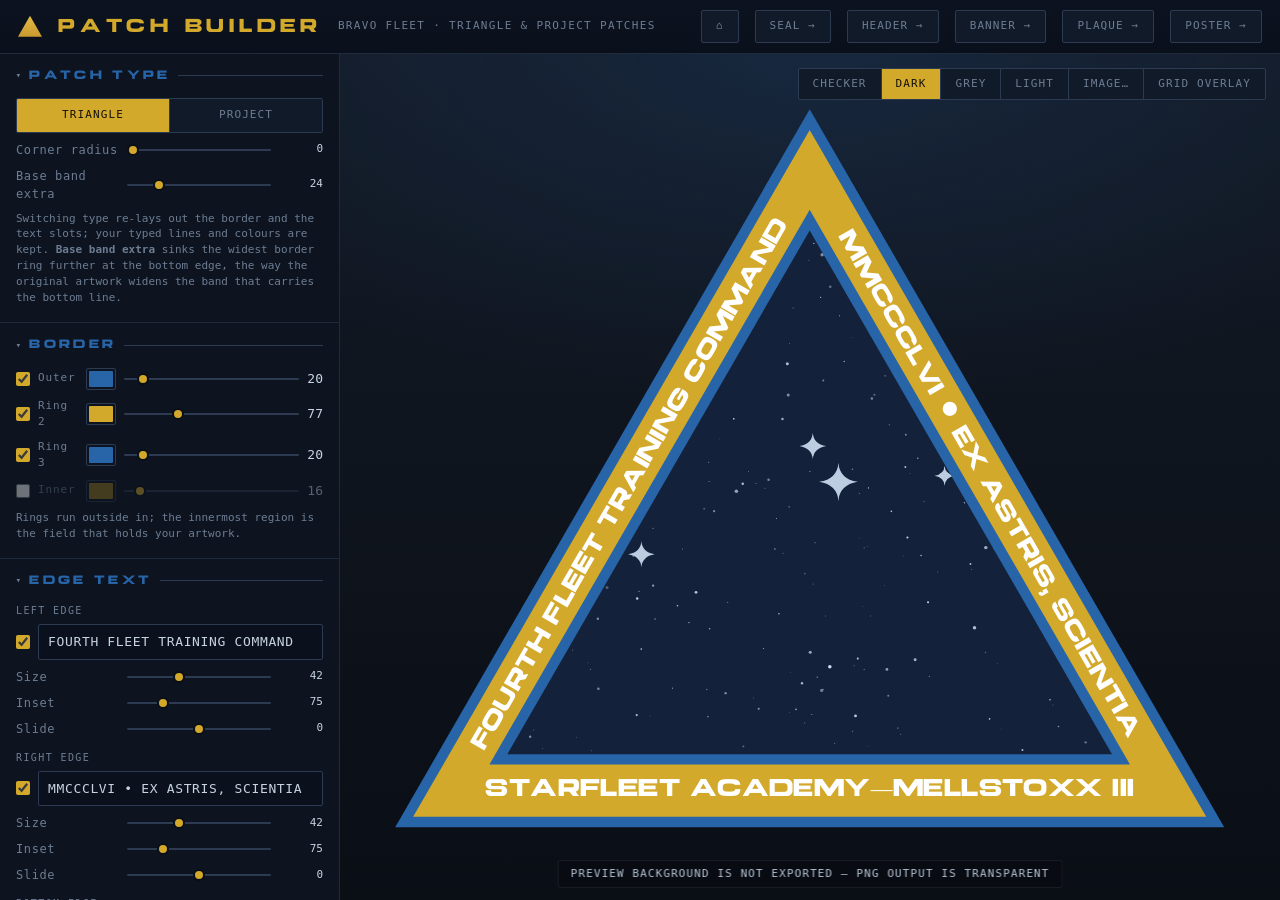
<file: patch-tool.html>
<!DOCTYPE html>
<html lang="en">
<head>
<meta charset="UTF-8">
<meta name="viewport" content="width=device-width, initial-scale=1.0">
<meta name="description" content="Build triangular command, facility and development-project patches, and export them as transparent PNGs.">
<link rel="icon" href="data:image/svg+xml,%3Csvg%20xmlns%3D%22http%3A%2F%2Fwww.w3.org%2F2000%2Fsvg%22%20viewBox%3D%220%200%2032%2032%22%3E%3Crect%20width%3D%2232%22%20height%3D%2232%22%20rx%3D%225%22%20fill%3D%22%230d1420%22%2F%3E%3Cpath%20d%3D%22M16%205%20L28%2026%20L4%2026%20Z%22%20fill%3D%22none%22%20stroke%3D%22%23d3a92c%22%20stroke-width%3D%222.5%22%2F%3E%3Cpath%20d%3D%22M16%2012%20L23%2024%20L9%2024%20Z%22%20fill%3D%22%232864a8%22%2F%3E%3C%2Fsvg%3E">
<meta property="og:type" content="website">
<meta property="og:site_name" content="Bravo Fleet Graphics Tools">
<meta property="og:title" content="Patch Builder — Bravo Fleet Graphics Tools">
<meta property="og:description" content="Build triangular command, facility and development-project patches, and export them as transparent PNGs.">
<meta property="og:url" content="https://crimsontacit.github.io/BF-Seal-Builder/patch-tool.html">
<meta name="twitter:card" content="summary">
<title>Patch Builder</title>
<link rel="stylesheet" href="shared/chrome.css?v=d62425d5">
<style>
  :root{--panel-w:340px}
  @font-face{
    font-family:"Sealstile";font-weight:400;
    src:url(fonts/sealstile.woff2) format("woff2");
  }
  header .mark{
    width:24px;height:21px;flex:none;
    background:linear-gradient(180deg,#e2bb45,#c9992e);
    clip-path:polygon(50% 0,100% 100%,0 100%);
    box-shadow:0 0 0 2px var(--bg);
  }
  .sublabel{color:var(--ink-dim);font-size:10px;letter-spacing:.14em;text-transform:uppercase;margin:12px 0 6px}
  .sublabel:first-child{margin-top:0}
  .filebox{
    border:1px dashed var(--line-bright);border-radius:2px;padding:14px 10px;
    text-align:center;color:var(--ink-dim);font-size:11px;cursor:pointer;margin-bottom:8px;
    line-height:1.5;word-break:break-all;
  }
  .filebox:hover,.filebox.drag{border-color:var(--bolt-gold);color:var(--bolt-gold)}
  .seg{display:flex;border:1px solid var(--line-bright);border-radius:2px;overflow:hidden;margin-bottom:8px}
  .seg button{
    flex:1;background:var(--panel2);border:none;color:var(--ink-dim);cursor:pointer;
    font:inherit;font-size:11px;letter-spacing:.1em;text-transform:uppercase;padding:8px 6px;
  }
  .seg button + button{border-left:1px solid var(--line-bright)}
  .seg button:hover{color:var(--ink)}
  .seg button.on{background:var(--bolt-gold);color:#14100a}
  .swgroup{margin-bottom:10px}
  .swgroup:last-child{margin-bottom:0}
  .swgroup-label{color:var(--ink-dim);font-size:10px;letter-spacing:.14em;text-transform:uppercase;margin-bottom:6px}
  .swatches{display:flex;gap:5px;flex-wrap:wrap}
  .sw{
    width:30px;height:24px;border-radius:2px;border:1px solid var(--line-bright);
    cursor:pointer;padding:0;overflow:hidden;display:block;
  }
  .sw:hover{border-color:var(--bolt-gold)}
  .sw.on{border-color:var(--bolt-gold);box-shadow:0 0 0 1px var(--bolt-gold)}
  .ringrow{display:flex;align-items:center;gap:8px;margin-bottom:8px}
  .ringrow .rn{width:40px;color:var(--ink-dim);font-size:11px;letter-spacing:.08em}
  .off{opacity:.4}

  #stage{
    flex:1;display:flex;align-items:center;justify-content:center;position:relative;
    min-width:0;background-color:#10151d;
  }
  /* The wrap fills the stage and centres the patch itself, rather than being
     sized by it: a flex item whose width comes from a percentage height on a
     replaced child is the case Safari resolves to the SVG's intrinsic width,
     which overflows the stage and leaves the art flush to the panel. Same fix
     as the mission tool's #posterwrap. */
  #patchwrap{
    position:relative;z-index:1;width:100%;height:100%;
    padding:22px 22px 40px;
    display:flex;align-items:center;justify-content:center;
  }
  #patchwrap svg{
    width:auto;height:auto;max-width:100%;max-height:min(100%, 900px);display:block;
  }
</style>
</head>
<body>
<noscript><div class="noscript"><b>Patch Builder</b> needs JavaScript switched on — it draws and exports your artwork entirely in the browser, with nothing sent to a server.</div></noscript>

<header>
  <div class="mark"></div>
  <h1>Patch Builder</h1>
  <div class="sub">Bravo Fleet · Triangle &amp; Project Patches</div>
  <div class="spacer"></div>
  <a class="navlink" href="index.html">⌂</a>
  <a class="navlink" href="seal-tool.html">Seal →</a>
  <a class="navlink" href="header-tool.html">Header →</a>
  <a class="navlink" href="banner-tool.html">Banner →</a>
  <a class="navlink" href="plaque-tool.html">Plaque →</a>
  <a class="navlink" href="mission-tool.html">Poster →</a>
</header>

<main>
  <div id="panel">

    <details class="acc" open>
      <summary>Patch Type</summary>
      <div class="acc-body">
        <div class="seg" id="typeSeg">
          <button data-type="triangle">Triangle</button>
          <button data-type="project">Project</button>
        </div>
        <div class="row"><label>Corner radius</label><input type="range" min="0" max="240" step="2" data-k="corner"><span class="val" data-val="corner"></span></div>
        <div class="row"><label>Base band extra</label><input type="range" min="0" max="120" step="1" data-k="botExtra"><span class="val" data-val="botExtra"></span></div>
        <div class="hint">Switching type re-lays out the border and the text slots; your typed lines and colours are kept. <b>Base band extra</b> sinks the widest border ring further at the bottom edge, the way the original artwork widens the band that carries the bottom line.</div>
      </div>
    </details>

    <details class="acc" open>
      <summary>Border</summary>
      <div class="acc-body">
        <div id="ringRows"></div>
        <div class="hint">Rings run outside in; the innermost region is the field that holds your artwork.</div>
      </div>
    </details>

    <details class="acc" id="secEdge" open>
      <summary>Edge Text</summary>
      <div class="acc-body">
        <div class="sublabel">Left edge</div>
        <div class="row"><input type="checkbox" data-k="eL_on"><input type="text" data-k="eL_txt" maxlength="60" spellcheck="false" style="margin:0"></div>
        <div class="row"><label>Size</label><input type="range" min="16" max="90" step="1" data-k="eL_size"><span class="val" data-val="eL_size"></span></div>
        <div class="row"><label>Inset</label><input type="range" min="20" max="260" step="1" data-k="eL_inset"><span class="val" data-val="eL_inset"></span></div>
        <div class="row"><label>Slide</label><input type="range" min="-300" max="300" step="2" data-k="eL_slide"><span class="val" data-val="eL_slide"></span></div>

        <div class="sublabel">Right edge</div>
        <div class="row"><input type="checkbox" data-k="eR_on"><input type="text" data-k="eR_txt" maxlength="60" spellcheck="false" style="margin:0"></div>
        <div class="row"><label>Size</label><input type="range" min="16" max="90" step="1" data-k="eR_size"><span class="val" data-val="eR_size"></span></div>
        <div class="row"><label>Inset</label><input type="range" min="20" max="260" step="1" data-k="eR_inset"><span class="val" data-val="eR_inset"></span></div>
        <div class="row"><label>Slide</label><input type="range" min="-300" max="300" step="2" data-k="eR_slide"><span class="val" data-val="eR_slide"></span></div>

        <div class="sublabel">Bottom edge</div>
        <div class="row"><input type="checkbox" data-k="eB_on"><input type="text" data-k="eB_txt" maxlength="60" spellcheck="false" style="margin:0"></div>
        <div class="row"><label>Size</label><input type="range" min="16" max="90" step="1" data-k="eB_size"><span class="val" data-val="eB_size"></span></div>
        <div class="row"><label>Inset</label><input type="range" min="20" max="260" step="1" data-k="eB_inset"><span class="val" data-val="eB_inset"></span></div>
        <div class="row"><label>Slide</label><input type="range" min="-300" max="300" step="2" data-k="eB_slide"><span class="val" data-val="eB_slide"></span></div>

        <div class="sublabel">Both edges</div>
        <div class="row"><label>Tracking</label><input type="range" min="0" max="0.3" step="0.005" data-k="eTrack"><span class="val" data-val="eTrack"></span></div>
        <div class="row"><label>Colour</label><input type="color" data-k="c_ink"></div>
        <div class="hint">The side lines run bottom-to-apex on the left and apex-to-bottom on the right, tops facing outward, the way the original patch sets them. <b>Inset</b> is the baseline's distance in from the outer edge; <b>slide</b> shifts a line along its edge. Long lines shrink to fit.</div>
      </div>
    </details>

    <details class="acc" id="secCentre">
      <summary>Centre Text</summary>
      <div class="acc-body">
        <div class="sublabel">Line 1</div>
        <div class="row"><input type="checkbox" data-k="t1_on"><input type="text" data-k="t1_txt" maxlength="40" spellcheck="false" style="margin:0"><input type="color" data-k="c_t1"></div>
        <div class="row"><label>Size</label><input type="range" min="20" max="220" step="1" data-k="t1_size"><span class="val" data-val="t1_size"></span></div>
        <div class="row"><label>Tracking</label><input type="range" min="0" max="0.3" step="0.005" data-k="t1_track"><span class="val" data-val="t1_track"></span></div>
        <div class="row"><label>Baseline</label><input type="range" min="40" max="700" step="2" data-k="t1_base"><span class="val" data-val="t1_base"></span></div>

        <div class="sublabel">Line 2</div>
        <div class="row"><input type="checkbox" data-k="t2_on"><input type="text" data-k="t2_txt" maxlength="40" spellcheck="false" style="margin:0"><input type="color" data-k="c_t2"></div>
        <div class="row"><label>Size</label><input type="range" min="20" max="220" step="1" data-k="t2_size"><span class="val" data-val="t2_size"></span></div>
        <div class="row"><label>Tracking</label><input type="range" min="0" max="0.3" step="0.005" data-k="t2_track"><span class="val" data-val="t2_track"></span></div>
        <div class="row"><label>Baseline</label><input type="range" min="40" max="700" step="2" data-k="t2_base"><span class="val" data-val="t2_base"></span></div>

        <div class="sublabel">Line 3</div>
        <div class="row"><input type="checkbox" data-k="t3_on"><input type="text" data-k="t3_txt" maxlength="48" spellcheck="false" style="margin:0"><input type="color" data-k="c_t3"></div>
        <div class="row"><label>Size</label><input type="range" min="20" max="220" step="1" data-k="t3_size"><span class="val" data-val="t3_size"></span></div>
        <div class="row"><label>Tracking</label><input type="range" min="0" max="0.3" step="0.005" data-k="t3_track"><span class="val" data-val="t3_track"></span></div>
        <div class="row"><label>Baseline</label><input type="range" min="40" max="700" step="2" data-k="t3_base"><span class="val" data-val="t3_base"></span></div>
        <div class="hint">Baseline is measured up from the bottom edge of the patch. Lines shrink to fit the field's width at their own height.</div>
      </div>
    </details>

    <details class="acc" open>
      <summary>Colours</summary>
      <div class="acc-body">
        <div id="presetGroups"></div>
        <div class="row" style="margin-top:12px"><label>Field</label><input type="color" data-k="c_field"></div>
        <div class="hint">Presets recolour the rings, the field and the type; ring widths and text are left alone.</div>
      </div>
    </details>

    <details class="acc" open>
      <summary>Artwork</summary>
      <div class="acc-body">
        <div class="filebox" id="filebox">Drop an image here or click to choose</div>
        <input type="file" id="fileInput" accept="image/*" style="display:none">
        <div class="row"><label>Zoom</label><input type="range" min="0.3" max="4" step="0.01" data-k="imgZoom"><span class="val" data-val="imgZoom"></span></div>
        <div class="row"><label>Horizontal</label><input type="range" min="-800" max="800" step="4" data-k="imgX"><span class="val" data-val="imgX"></span></div>
        <div class="row"><label>Vertical</label><input type="range" min="-800" max="800" step="4" data-k="imgY"><span class="val" data-val="imgY"></span></div>
        <div class="btnrow">
          <button class="btn" id="imgCenter">Center</button>
          <button class="btn danger" id="imgRemove">Remove image</button>
        </div>
        <div class="row" style="margin-top:12px"><input type="checkbox" data-k="stars"><label>Starfield when there is no image</label></div>

        <div class="sublabel">Emblem</div>
        <div class="row"><label>Overlay</label><select data-k="emblem" id="emblemSel"></select></div>
        <div class="row"><label>Size</label><input type="range" min="0.08" max="0.9" step="0.01" data-k="emScale"><span class="val" data-val="emScale"></span></div>
        <div class="row"><label>Horizontal</label><input type="range" min="-600" max="600" step="4" data-k="emX"><span class="val" data-val="emX"></span></div>
        <div class="row"><label>Vertical</label><input type="range" min="-600" max="600" step="4" data-k="emY"><span class="val" data-val="emY"></span></div>
        <div class="hint">Uploads stay in this tab — they aren't saved with the design.</div>
      </div>
    </details>

    <details class="acc" open>
      <summary>Export</summary>
      <div class="acc-body">
        <div class="row">
          <label>PNG width</label>
          <select id="exportSize">
            <option value="1728" selected>1728 px (native)</option>
            <option value="864">864 px (½×)</option>
            <option value="3456">3456 px (2×)</option>
          </select>
        </div>
        <div class="btnrow">
          <button class="btn primary" id="exportPng">Export PNG</button>
          <button class="btn" id="exportSvg">Export SVG</button>
        </div>
        <div class="hint">PNG exports with a transparent background outside the patch.</div>
      </div>
    </details>

    <section class="plain">
      <button class="btn danger" id="resetBtn">Reset to defaults</button>
    </section>

    <div class="credit">
      Font: <b>Sealstile</b> (Librestile, OFL)<br>
      © Bravo Fleet 1997–<span id="copyYear"></span><br>
      Seal, patch, plaque and poster design by <b>CrimsonTacit</b><br>
      Original Columbia header by <b>JustSlide</b><br>
      Bravo Fleet logo by <b>Kevin Steeper</b><br>
      Ship banner by <b>Emily Wolf</b> and <b>Kevin Steeper</b><br>
      <a href="https://wiki.bravofleet.com/index.php/Credits#Graphics" target="_blank" rel="noopener">Full graphics credits here</a>
    </div>
  </div>

  <div id="stage" class="dark">
    <div class="stagebg" id="stageBg"></div>
    <div id="patchwrap"></div>
    <div class="stagehint">Preview background is not exported — PNG output is transparent</div>
  </div>
</main>

<script src="shared/state.js?v=fa880068"></script>
<script src="shared/text.js?v=127a04be"></script>
<script src="shared/export.js?v=07669e3b"></script>
<script src="shared/stage.js?v=b9df1f51"></script>
<script>
"use strict";
const $ = id => document.getElementById(id);
const esc = s => String(s == null ? "" : s)
  .replace(/&/g,"&amp;").replace(/</g,"&lt;").replace(/>/g,"&gt;").replace(/"/g,"&quot;");

/* ================= geometry =================
   Both patch types are the same equilateral triangle, centred in the canvas
   with equal margins — the source artwork is equilateral in its straight runs
   (measured off AcademyPatch copy.psd and the canon project patches alike), and
   holding both to one shape means one geometry engine and one canvas size.

   The triangle is carried as three offset lines rather than three points, so a
   border ring is just the same three lines pushed inward: parallel offsets keep
   the edge directions, so every inset triangle is still equilateral and every
   ring stays a constant width. Side and base insets are independent, which is
   what lets the band that carries the bottom line run deeper than the sides. */
const S3 = Math.sqrt(3);
const W = 1728, MARGIN = 64;
const B  = W - 2*MARGIN;              /* outer base width  = 1600 */
const TH = B*S3/2;                    /* outer height      = 1385.64 */
const H  = Math.round(TH + 2*MARGIN); /* canvas height     = 1514 */
const AY = (H - TH)/2;                /* apex y            = 64.18 */
const BY = AY + TH;                   /* base y           = 1449.82 */
const CX = W/2;

/* inward unit normals, and the outer triangle's line constants n·p = c */
const NL = [ S3/2,  0.5], NR = [-S3/2, 0.5];
const CL0 = NL[0]*CX + NL[1]*AY;
const CR0 = NR[0]*CX + NR[1]*AY;

/* Vertices of the triangle inset by dS on both slanted edges and dB on the
   base. Order apex -> bottom-right -> bottom-left, i.e. clockwise on screen. */
function triVerts(dS, dB){
  const cL = CL0 + dS, cR = CR0 + dS, by = BY - dB;
  return [
    [ (cL - cR)/S3, cL + cR ],
    [ (0.5*by - cR)/(S3/2), by ],
    [ (cL - 0.5*by)/(S3/2), by ],
  ];
}
const dist = (a,b) => Math.hypot(b[0]-a[0], b[1]-a[1]);
const along = (a,b,t) => [a[0] + (b[0]-a[0])*t, a[1] + (b[1]-a[1])*t];
const f2 = n => (Math.round(n*100)/100);

/* Rounded-corner triangle path. A 60° corner of radius r eats r*sqrt(3) of each
   adjacent edge; the arcs sweep clockwise because the vertex order does. */
function triPath(dS, dB, r){
  const V = triVerts(dS, dB);
  const lens = [dist(V[2],V[0]), dist(V[0],V[1]), dist(V[1],V[2])];
  const minLen = Math.min.apply(null, lens);
  let t = Math.max(0, r)*S3;
  if(t > minLen*0.49){ t = minLen*0.49; r = t/S3; }
  if(r < 0.5) return `M ${V.map(p=>f2(p[0])+" "+f2(p[1])).join(" L ")} Z`;
  let d = "";
  for(let i=0;i<3;i++){
    const p = V[i], prev = V[(i+2)%3], next = V[(i+1)%3];
    const a = along(p, prev, t/dist(p,prev));
    const b = along(p, next, t/dist(p,next));
    d += `${i ? "L" : "M"} ${f2(a[0])} ${f2(a[1])} A ${f2(r)} ${f2(r)} 0 0 1 ${f2(b[0])} ${f2(b[1])} `;
  }
  return d + "Z";
}

/* ================= presets ================= */
/* ring = the four border rings outside-in; ink = edge type; title/sub = centre
   type. Official Bravo Fleet colours come from bravofleet.com/graphics; the two
   reference patches (Academy, Daren telescope) are the first two entries. */
const PRESETS = [
  { name:"Bolt Gold",   group:"Official Bravo Fleet", ring:["#2864a8","#d3a92c","#2864a8","#96781e"], field:"#13223a", ink:"#ffffff", title:"#d3a92c", sub:"#dfe5ec" },
  { name:"Bravo Blue",  group:"Official Bravo Fleet", ring:["#2864a8","#2e5894","#2864a8","#1b4574"], field:"#12233c", ink:"#ffffff", title:"#d3a92c", sub:"#dfe5ec" },
  { name:"TF17 Gray",   group:"Official Bravo Fleet", ring:["#d3a92c","#434e5f","#d3a92c","#2a323e"], field:"#1e242d", ink:"#ffffff", title:"#d3a92c", sub:"#dfe5ec" },
  { name:"TF21 Purple", group:"Official Bravo Fleet", ring:["#d3a92c","#651060","#d3a92c","#40093d"], field:"#2e062b", ink:"#ffffff", title:"#d3a92c", sub:"#f0e6ef" },
  { name:"TF47 Orange", group:"Official Bravo Fleet", ring:["#14161c","#c64f1c","#14161c","#8a3512"], field:"#5e240c", ink:"#ffffff", title:"#f2c14a", sub:"#f5ece6" },
  { name:"TF72 Navy",   group:"Official Bravo Fleet", ring:["#d3a92c","#20347f","#d3a92c","#142153"], field:"#0e1839", ink:"#ffffff", title:"#d3a92c", sub:"#e9ecf5" },
  { name:"TF86 Red",    group:"Official Bravo Fleet", ring:["#d3a92c","#7c0309","#d3a92c","#4e0206"], field:"#370204", ink:"#ffffff", title:"#d3a92c", sub:"#f3e7e7" },
  { name:"TF93 Green",  group:"Official Bravo Fleet", ring:["#d3a92c","#1a4a3c","#d3a92c","#103028"], field:"#0b221c", ink:"#ffffff", title:"#d3a92c", sub:"#e7f0ed" },

  { name:"Utopia",      group:"Development Project", ring:["#560000","#939599","#560000","#3a3f45"], field:"#0d2b40", ink:"#ffffff", title:"#e8a33d", sub:"#c8d0d8" },
  { name:"Aldeberan",   group:"Development Project", ring:["#8f9aa6","#4a0f10","#8f9aa6","#2b0709"], field:"#3d0f12", ink:"#ffffff", title:"#e8a33d", sub:"#d9dde1" },
  { name:"Antares",     group:"Development Project", ring:["#b8bfc7","#c0563a","#b8bfc7","#7d3421"], field:"#1f6fb2", ink:"#ffffff", title:"#e8a33d", sub:"#f1f3f5" },

  { name:"Command Red", group:"Department Inspired", ring:["#d3a92c","#a71313","#d3a92c","#6b0c0c"], field:"#4b0909", ink:"#ffffff", title:"#d3a92c", sub:"#f5e3e3" },
  { name:"Sciences Blue", group:"Department Inspired", ring:["#d3a92c","#2b53a7","#d3a92c","#1c356b"], field:"#13254b", ink:"#ffffff", title:"#d3a92c", sub:"#e9eef7" },
  { name:"Medical White", group:"Department Inspired", ring:["#1c2b3a","#f4f6f8","#1c2b3a","#b7c2cc"], field:"#2f4a52", ink:"#1c2b3a", title:"#f4f6f8", sub:"#dfe5ea" },
];

/* ================= emblems ================= */
const EMBLEMS = {
  none: { label:"None", url:null },
  bf:   { label:"Bravo Fleet delta", url:"assets/logos/bf-delta.png?v=322c9308" },
  tf17: { label:"Task Force 17", url:"assets/logos/tf17a.png?v=fd28fa0d" },
  tf21: { label:"Task Force 21", url:"assets/logos/tf21a.png?v=99523466" },
  tf47: { label:"Task Force 47", url:"assets/logos/tf47a.png?v=122d6dc8" },
  tf72: { label:"Task Force 72", url:"assets/logos/tf72a.png?v=b0b4f39d" },
  tf86: { label:"Task Force 86", url:"assets/logos/tf86a.png?v=8b341f9b" },
  tf93: { label:"Task Force 93", url:"assets/logos/tf93a.png?v=941b6dec" },
};
const EM_SIZE = { };   /* url -> {w,h}, filled in as the files load */
Object.values(EMBLEMS).forEach(E => {
  if(!E.url) return;
  const im = new Image();
  im.onload = () => { EM_SIZE[E.url] = {w:im.naturalWidth, h:im.naturalHeight}; render(); };
  im.src = E.url;
});

/* ================= state ================= */
/* Metrics come from AcademyPatch copy.psd, scaled by 1600/1645.4 for this
   canvas. The PSD sets every line in Microstyle Bold Extended at 50 px (cap
   height 0.62 em); Sealstile's caps are 0.72 em, so matching cap height puts
   the same line at 43 px here. */
const CAP = 0.72;
const LAYOUT = {
  triangle: {
    corner:0, botExtra:24,
    ringW:[20,77,20,16], ringOn:[true,true,true,false],
    eL_on:true, eR_on:true, eB_on:true,
    eL_size:42, eR_size:42, eB_size:42,
    eL_inset:75, eR_inset:75, eB_inset:60, eTrack:0.02,
    t1_on:false, t2_on:false, t3_on:false,
  },
  /* The canon project patches set their three centre lines in a condensed bold
     face; Sealstile is an extended one, so matching the reference's cap heights
     would run every line off the sides. These sizes match the reference's line
     *widths* instead — the hierarchy reads the same, the caps just sit lower. */
  project: {
    corner:180, botExtra:0,
    ringW:[15,18,20,16], ringOn:[true,true,false,false],
    eL_on:false, eR_on:false, eB_on:false,
    eL_size:42, eR_size:42, eB_size:42,
    eL_inset:75, eR_inset:75, eB_inset:60, eTrack:0.02,
    t1_on:true, t2_on:true, t3_on:true,
    t1_size:64, t1_track:0.02, t1_base:232,
    t2_size:46, t2_track:0.10, t2_base:150,
    t3_size:28, t3_track:0.06, t3_base:86,
  },
};

const DEFAULTS = Object.assign({
  type:"triangle",
  preset:"Bolt Gold",
  c_field:"#13223a",
  c_ink:"#ffffff",
  c_t1:"#d3a92c", c_t2:"#dfe5ec", c_t3:"#dfe5ec",
  ringC:["#2864a8","#d3a92c","#2864a8","#96781e"],

  eL_txt:"FOURTH FLEET TRAINING COMMAND", eL_slide:0,
  eR_txt:"MMCCCLVI • EX ASTRIS, SCIENTIA", eR_slide:0,
  eB_txt:"STARFLEET ACADEMY—MELLSTOXX III", eB_slide:0,

  t1_txt:"LUNA CLASS STARSHIP",
  t2_txt:"DEVELOPMENT PROJECT",
  t3_txt:"UTOPIA PLANITIA STARFLEET YARDS, MARS",
  t1_size:64, t1_track:0.02, t1_base:232,
  t2_size:46, t2_track:0.10, t2_base:150,
  t3_size:28, t3_track:0.06, t3_base:86,

  stars:true, starSeed:1701,
  imgZoom:1, imgX:0, imgY:0,
  emblem:"none", emScale:0.4, emX:0, emY:-120,
}, LAYOUT.triangle);
delete DEFAULTS.ringW; delete DEFAULTS.ringOn;
DEFAULTS.ringW  = LAYOUT.triangle.ringW.slice();
DEFAULTS.ringOn = LAYOUT.triangle.ringOn.slice();

let S = JSON.parse(JSON.stringify(DEFAULTS));
let IMG = null;   /* {dataUrl,w,h} — never persisted, like the other tools */

/* ================= text metrics =================
   A live SVG <text> node, not a canvas context: the patch is laid out in SVG
   and the two engines disagree enough to trip a fit. Widths are cached at a
   reference size and scaled. */
/* Widths come from shared/text.js — a hidden live SVG node, not a canvas 2D
   context, because the two engines disagree and this tool lays out in SVG.
   Tracking counts the trailing glyph the way the browser advances it. */
const measure = (t, fs, ls) => TextKit.measure(t, fs, {track: ls});

/* One Sealstile line, shrunk to maxW, with the centred-anchor half-space
   correction that letter-spacing's trailing gap makes necessary. */
function line(str, cx, base, fs, track, fill, maxW, anchor, rot){
  if(!str) return "";
  let ls = fs*track;
  if(maxW > 0){
    const w = measure(str, fs, ls);
    if(w > maxW){ const k = maxW/w; fs *= k; ls *= k; }
  }
  const x = anchor === "end" ? ls : anchor === "start" ? 0 : ls/2;
  const tf = rot ? `translate(${f2(cx)} ${f2(base)}) rotate(${rot})` : `translate(${f2(cx)} ${f2(base)})`;
  return `<text transform="${tf}" x="${f2(x)}" y="0" text-anchor="${anchor||"middle"}"`
    + ` font-family="Sealstile" font-size="${f2(fs)}" letter-spacing="${f2(ls)}"`
    + ` fill="${fill}">${esc(str)}</text>`;
}

/* ================= layout =================
   Cumulative insets per ring. Base band extra sinks the widest enabled ring
   further at the bottom, which is how the reference widens the band under the
   bottom line without moving the rails on the sides. */
function ringPlan(){
  const on = S.ringOn, w = S.ringW;
  let widest = -1, wmax = -1;
  for(let i=0;i<4;i++) if(on[i] && w[i] > wmax){ wmax = w[i]; widest = i; }
  const out = [];
  let s = 0, b = 0;
  for(let i=0;i<4;i++){
    if(!on[i]) continue;
    const bw = w[i] + (i === widest ? S.botExtra : 0);
    out.push({ i, c:S.ringC[i], s0:s, b0:b, s1:s + w[i], b1:b + bw });
    s += w[i]; b += bw;
  }
  return { rings: out, sideInset: s, baseInset: b };
}

/* ================= starfield ================= */
function starfield(V){
  const rnd = StateKit.mulberry32(S.starSeed);
  const x0 = V[2][0], x1 = V[1][0], y0 = V[0][1], y1 = V[1][1];
  let out = `<g fill="#cfe0f4">`;
  for(let i=0;i<260;i++){
    const sx = x0 + rnd()*(x1-x0), sy = y0 + rnd()*(y1-y0), r = .8 + rnd()*rnd()*3.4;
    out += `<circle cx="${f2(sx)}" cy="${f2(sy)}" r="${f2(r)}" opacity="${(.3+rnd()*.7).toFixed(2)}"/>`;
  }
  for(let i=0;i<4;i++){
    const sx = x0 + (0.2+rnd()*0.6)*(x1-x0), sy = y0 + (0.35+rnd()*0.55)*(y1-y0);
    const s = 18 + rnd()*22, ww = s*0.16;
    out += `<path d="M ${f2(sx)} ${f2(sy-s)} Q ${f2(sx+ww*.35)} ${f2(sy-ww)} ${f2(sx+s)} ${f2(sy)}`
        +  ` Q ${f2(sx+ww*.35)} ${f2(sy+ww)} ${f2(sx)} ${f2(sy+s)}`
        +  ` Q ${f2(sx-ww*.35)} ${f2(sy+ww)} ${f2(sx-s)} ${f2(sy)}`
        +  ` Q ${f2(sx-ww*.35)} ${f2(sy-ww)} ${f2(sx)} ${f2(sy-s)} Z" opacity=".9"/>`;
  }
  return out + `</g>`;
}

/* ================= render ================= */
function buildSVG(res){
  res = res || {};
  const P = ringPlan();
  const fieldPath = triPath(P.sideInset, P.baseInset, S.corner - P.sideInset);
  const FV = triVerts(P.sideInset, P.baseInset);

  /* --- border rings, painted outside in --- */
  let rings = "";
  for(const r of P.rings){
    rings += `<path d="${triPath(r.s0, r.b0, S.corner - r.s0)}" fill="${r.c}"/>`;
  }

  /* --- field: colour, then art or starfield, then the emblem --- */
  let field = `<path d="${fieldPath}" fill="${S.c_field}"/>`;
  const fx0 = FV[2][0], fx1 = FV[1][0], fy0 = FV[0][1], fy1 = FV[1][1];
  const fw = fx1 - fx0, fh = fy1 - fy0;
  let art = "";
  if(IMG || res.imgHref){
    const href = res.imgHref || IMG.dataUrl;
    const k = Math.max(fw/IMG.w, fh/IMG.h) * S.imgZoom;
    const iw = IMG.w*k, ih = IMG.h*k;
    art = `<image href="${href}" x="${f2(fx0 + (fw-iw)/2 + S.imgX)}" y="${f2(fy0 + (fh-ih)/2 + S.imgY)}"`
        + ` width="${f2(iw)}" height="${f2(ih)}" preserveAspectRatio="none"/>`;
  }else if(S.stars){
    art = starfield(FV);
  }
  let emblem = "";
  const EM = EMBLEMS[S.emblem];
  if(EM && EM.url){
    const nat = EM_SIZE[EM.url] || {w:300, h:468};
    const href = res.emHref || EM.url;
    const eh = fh*S.emScale, ew = eh*nat.w/nat.h;
    const ecx = CX + S.emX, ecy = fy0 + fh*0.62 + S.emY;
    emblem = `<image href="${href}" x="${f2(ecx-ew/2)}" y="${f2(ecy-eh/2)}" width="${f2(ew)}" height="${f2(eh)}"/>`;
  }

  /* --- edge type ---
     Both side lines sit on their edge's inward normal at the given inset and
     run with the edge, tops facing outward: -60° on the left (bottom corner up
     to the apex), +60° on the right (apex down to the bottom corner). */
  let edge = "";
  const outer = triVerts(0, 0);
  const APEX = outer[0], BR = outer[1], BL = outer[2];
  function sideLine(txt, size, inset, slide, from, to, nrm, rot){
    if(!txt) return "";
    const dir = [(to[0]-from[0])/B, (to[1]-from[1])/B];
    const mid = [ (from[0]+to[0])/2 + nrm[0]*inset + dir[0]*slide,
                  (from[1]+to[1])/2 + nrm[1]*inset + dir[1]*slide ];
    /* the run available on the inset edge, less what the corners round away */
    const run = (B - 2*inset*S3) - 2*Math.max(0, S.corner - inset)*1.1547 - 36;
    return line(txt, mid[0], mid[1], size, S.eTrack, S.c_ink, Math.max(120, run), "middle", rot);
  }
  if(S.eL_on) edge += sideLine(S.eL_txt, S.eL_size, S.eL_inset, S.eL_slide, BL, APEX, NL, -60);
  if(S.eR_on) edge += sideLine(S.eR_txt, S.eR_size, S.eR_inset, S.eR_slide, APEX, BR, NR,  60);
  if(S.eB_on){
    const by = BY - S.eB_inset;
    const run = (B - 1.1547*S.eB_inset) - 2*Math.max(0, S.corner - S.eB_inset)*1.1547 - 36;
    edge += line(S.eB_txt, CX + S.eB_slide, by, S.eB_size, S.eTrack, S.c_ink, Math.max(120, run), "middle", 0);
  }

  /* --- centre type: baselines measured up from the patch's bottom edge --- */
  let centre = "";
  for(const n of [1,2,3]){
    if(!S["t"+n+"_on"]) continue;
    const y = BY - S["t"+n+"_base"];
    const half = fy1 > fy0 ? Math.max(0, (y - fy0)/(fy1 - fy0))*(fw/2) : 0;
    const pad = 26 + S.corner*0.35;
    centre += line(S["t"+n+"_txt"], CX, y, S["t"+n+"_size"], S["t"+n+"_track"],
                   S["c_t"+n], Math.max(120, half*2 - pad*2), "middle", 0);
  }

  return `<svg xmlns="http://www.w3.org/2000/svg" xmlns:xlink="http://www.w3.org/1999/xlink"
  viewBox="0 0 ${W} ${H}" width="${W}" height="${H}">
<defs>
${res.fontCSS ? `<style>${res.fontCSS}</style>` : ""}
<clipPath id="fieldClip"><path d="${fieldPath}"/></clipPath>
</defs>
${rings}
${field}
<g clip-path="url(#fieldClip)">${art}${emblem}</g>
${edge}
${centre}
</svg>`;
}

function render(){ $("patchwrap").innerHTML = buildSVG(); }

/* ================= export ================= */
async function exportResources(){
  const jobs = [ ExportKit.fetchDataURI("fonts/sealstile.woff2?v=8128806d") ];
  const EM = EMBLEMS[S.emblem];
  jobs.push(EM && EM.url ? ExportKit.fetchDataURI(EM.url) : Promise.resolve(null));
  const [font, emHref] = await Promise.all(jobs);
  return {
    fontCSS: ExportKit.fontFaceRule("Sealstile", 400, "normal", font),
    emHref: emHref || undefined,
    imgHref: IMG ? IMG.dataUrl : undefined,
  };
}
function slug(){
  const src = S.t1_on ? S.t1_txt : (S.eB_txt || S.eL_txt || "patch");
  return StateKit.slugify(src, "patch");
}
async function renderToCanvas(widthPx){
  const svg = buildSVG(await exportResources());
  return ExportKit.svgToCanvas(svg, widthPx, Math.round(widthPx*H/W));
}
ExportKit.wireExport($("exportPng"), async ()=>{
  const size = parseInt($("exportSize").value, 10);
  const cv = await renderToCanvas(size);
  await ExportKit.downloadCanvasPNG(cv, slug()+"-patch-"+size+".png");
});
ExportKit.wireExport($("exportSvg"), async ()=>{
  ExportKit.downloadSVG(buildSVG(await exportResources()), slug()+"-patch.svg");
}, {busy:"Building…"});

/* ================= image upload ================= */
const filebox = $("filebox"), fileInput = $("fileInput");
filebox.addEventListener("click", ()=>fileInput.click());
fileInput.addEventListener("change", e => { if(e.target.files[0]) loadImageFile(e.target.files[0]); });
["dragover","dragenter"].forEach(ev => {
  filebox.addEventListener(ev, e=>{e.preventDefault();filebox.classList.add("drag");});
  document.body.addEventListener(ev, e=>e.preventDefault());
});
["dragleave","drop"].forEach(ev => filebox.addEventListener(ev, e=>{e.preventDefault();filebox.classList.remove("drag");}));
filebox.addEventListener("drop", e => { if(e.dataTransfer.files[0]) loadImageFile(e.dataTransfer.files[0]); });
document.body.addEventListener("drop", e => { e.preventDefault(); if(e.dataTransfer.files[0]) loadImageFile(e.dataTransfer.files[0]); });
function loadImageFile(file){
  const rd = new FileReader();
  rd.onload = () => {
    const im = new Image();
    im.onload = () => {
      IMG = { dataUrl: rd.result, w: im.naturalWidth, h: im.naturalHeight };
      S.imgZoom = 1; S.imgX = 0; S.imgY = 0;
      filebox.textContent = file.name + " · " + im.naturalWidth + "×" + im.naturalHeight;
      syncUI(); render(); persist();
    };
    im.src = rd.result;
  };
  rd.readAsDataURL(file);
}
$("imgRemove").addEventListener("click", ()=>{
  IMG = null; filebox.textContent = "Drop an image here or click to choose"; render();
});
$("imgCenter").addEventListener("click", ()=>{ S.imgX=0; S.imgY=0; syncUI(); render(); persist(); });

/* ================= panel ================= */
function buildRingRows(){
  $("ringRows").innerHTML = [0,1,2,3].map(i => `
    <div class="ringrow" data-ring="${i}">
      <input type="checkbox" data-ringon="${i}">
      <span class="rn">${i === 0 ? "Outer" : i === 3 ? "Inner" : "Ring "+(i+1)}</span>
      <input type="color" data-ringc="${i}">
      <input type="range" min="0" max="260" step="1" data-ringw="${i}">
      <span class="val" data-ringval="${i}"></span>
    </div>`).join("");
  $("ringRows").addEventListener("input", e => {
    const t = e.target;
    if(t.dataset.ringon !== undefined) S.ringOn[+t.dataset.ringon] = t.checked;
    else if(t.dataset.ringc !== undefined) S.ringC[+t.dataset.ringc] = t.value;
    else if(t.dataset.ringw !== undefined) S.ringW[+t.dataset.ringw] = parseFloat(t.value);
    else return;
    syncRings(); render(); persist();
  });
}
function syncRings(){
  [0,1,2,3].forEach(i => {
    const row = document.querySelector(`.ringrow[data-ring="${i}"]`);
    row.querySelector(`[data-ringon]`).checked = !!S.ringOn[i];
    row.querySelector(`[data-ringc]`).value = S.ringC[i];
    row.querySelector(`[data-ringw]`).value = S.ringW[i];
    row.querySelector(`[data-ringval]`).textContent = S.ringW[i];
    row.classList.toggle("off", !S.ringOn[i]);
  });
}

function buildPresets(){
  const groups = [];
  PRESETS.forEach(p => {
    let g = groups.find(x => x.name === p.group);
    if(!g) groups.push(g = {name:p.group, items:[]});
    g.items.push(p);
  });
  $("presetGroups").innerHTML = groups.map(g => `
    <div class="swgroup">
      <div class="swgroup-label">${esc(g.name)}</div>
      <div class="swatches">${g.items.map(p =>
        `<button class="sw" data-preset="${esc(p.name)}" title="${esc(p.name)}"
          style="background:linear-gradient(135deg,${p.ring[1]} 0 60%,${p.ring[0]} 60% 100%)"></button>`).join("")}</div>
    </div>`).join("");
  $("presetGroups").addEventListener("click", e => {
    const b = e.target.closest("[data-preset]"); if(!b) return;
    applyPreset(b.dataset.preset);
  });
}
function applyPreset(name){
  const p = PRESETS.find(x => x.name === name); if(!p) return;
  S.preset = name;
  S.ringC = p.ring.slice();
  S.c_field = p.field; S.c_ink = p.ink;
  S.c_t1 = p.title; S.c_t2 = p.sub; S.c_t3 = p.sub;
  syncUI(); render(); persist();
}
function syncPresets(){
  document.querySelectorAll("[data-preset]").forEach(b =>
    b.classList.toggle("on", b.dataset.preset === S.preset));
}

/* Switching type re-lays out the border and the text slots but keeps every
   typed line and every colour — the two patch types are the same design family
   with different furniture, not different documents. */
function applyType(type){
  const L = LAYOUT[type]; if(!L) return;
  S.type = type;
  Object.keys(L).forEach(k => {
    if(k === "ringW" || k === "ringOn") return;
    S[k] = L[k];
  });
  S.ringW = L.ringW.slice();
  S.ringOn = L.ringOn.slice();
  /* a patch reads as one or the other in practice, so follow the type into the
     panel: open the section it just switched the text on in, close the other */
  $("secEdge").open   = type === "triangle";
  $("secCentre").open = type === "project";
  syncUI(); render(); persist();
}
$("typeSeg").addEventListener("click", e => {
  const b = e.target.closest("[data-type]"); if(!b) return;
  applyType(b.dataset.type);
});

$("emblemSel").innerHTML = Object.entries(EMBLEMS)
  .map(([k,E])=>`<option value="${k}">${esc(E.label)}</option>`).join("");

Stage.init();

$("resetBtn").addEventListener("click", ()=>{
  S = JSON.parse(JSON.stringify(DEFAULTS));
  syncUI(); render(); persist();
});

/* ================= wiring ================= */
function bindInputs(){
  document.querySelectorAll("[data-k]").forEach(inp=>{
    const k = inp.dataset.k;
    const ev = (inp.tagName === "SELECT") ? "change" : "input";
    inp.addEventListener(ev, ()=>{
      if(inp.type === "range") S[k] = parseFloat(inp.value);
      else if(inp.type === "checkbox") S[k] = inp.checked;
      else S[k] = inp.value;
      syncVals(); render(); persist();
    });
  });
}
function syncVals(){
  document.querySelectorAll("[data-val]").forEach(sp=>{
    const v = S[sp.dataset.val];
    sp.textContent = (typeof v === "number" && !Number.isInteger(v)) ? v.toFixed(2) : v;
  });
}
function syncUI(){
  document.querySelectorAll("[data-k]").forEach(inp=>{
    const k = inp.dataset.k;
    if(!(k in S)) return;
    if(inp.type === "checkbox") inp.checked = !!S[k];
    else inp.value = S[k];
  });
  document.querySelectorAll("[data-type]").forEach(b => b.classList.toggle("on", b.dataset.type === S.type));
  syncRings(); syncPresets(); syncVals();
}

/* ================= persistence ================= */
const LS_KEY = "patchbuilder-v1";
const persist = StateKit.persister(LS_KEY, () => S, 150);
(function boot(){
  buildRingRows(); buildPresets();
  try{
    const saved = localStorage.getItem(LS_KEY);
    if(saved){
      const o = JSON.parse(saved);
      S = Object.assign(JSON.parse(JSON.stringify(DEFAULTS)), o);
      if(!Array.isArray(S.ringC) || S.ringC.length !== 4) S.ringC = DEFAULTS.ringC.slice();
      if(!Array.isArray(S.ringW) || S.ringW.length !== 4) S.ringW = DEFAULTS.ringW.slice();
      if(!Array.isArray(S.ringOn) || S.ringOn.length !== 4) S.ringOn = DEFAULTS.ringOn.slice();
    }
  }catch(e){}
  $("copyYear").textContent = new Date().getFullYear();
  bindInputs(); syncUI(); render();
  /* anything measured before the webfont lands was measured in fallback metrics */
  if(document.fonts && document.fonts.ready) document.fonts.ready.then(()=>{ TextKit.clear(); render(); });
})();
</script>
</body>
</html>
</file>
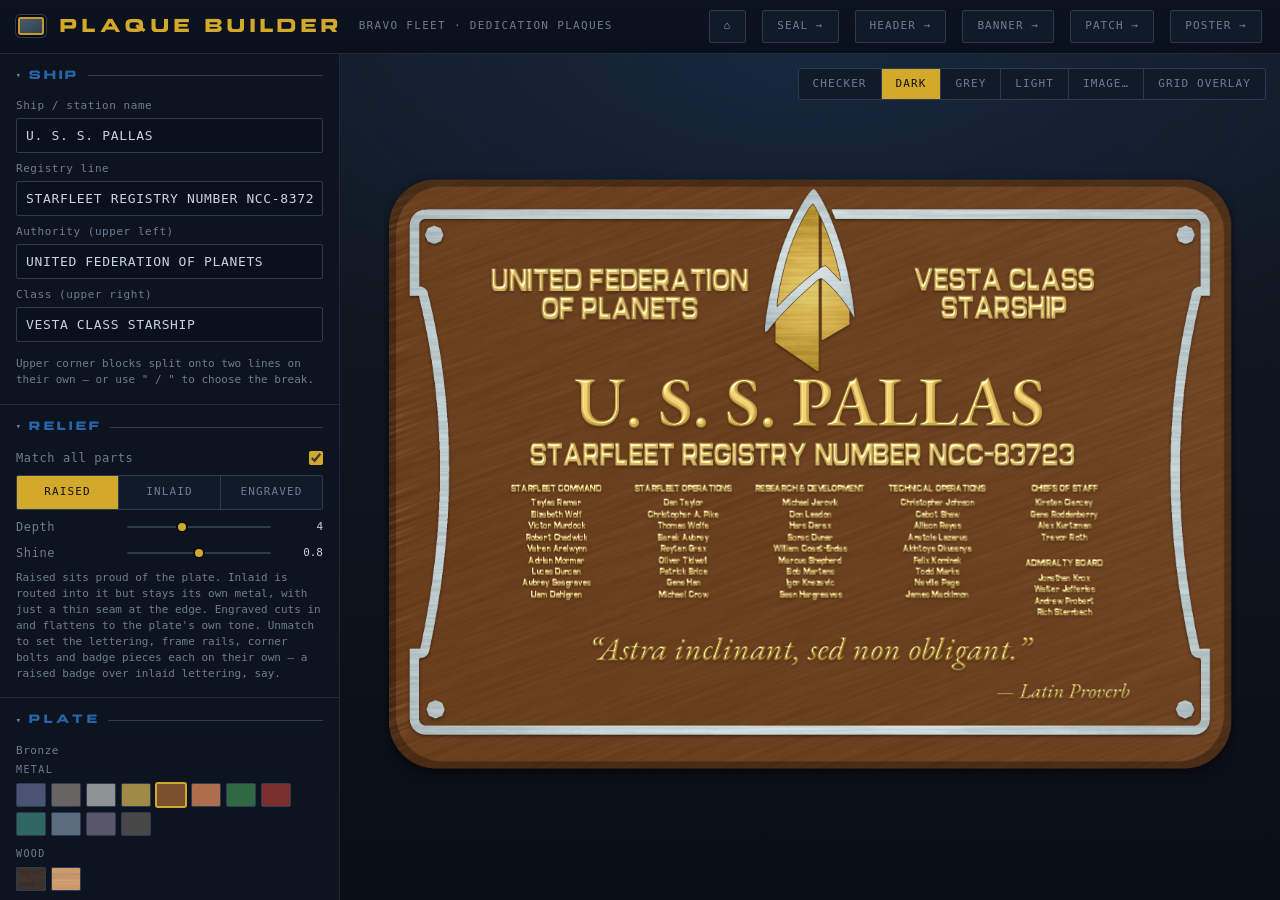
<file: plaque-tool.html>
<!DOCTYPE html>
<html lang="en">
<head>
<meta charset="UTF-8">
<meta name="viewport" content="width=device-width, initial-scale=1.0">
<meta name="description" content="Build Starfleet dedication plaques with your own roster and quote, and export them at print resolution.">
<link rel="icon" href="data:image/svg+xml,%3Csvg%20xmlns%3D%22http%3A%2F%2Fwww.w3.org%2F2000%2Fsvg%22%20viewBox%3D%220%200%2032%2032%22%3E%3Crect%20width%3D%2232%22%20height%3D%2232%22%20rx%3D%225%22%20fill%3D%22%230d1420%22%2F%3E%3Crect%20x%3D%224%22%20y%3D%227%22%20width%3D%2224%22%20height%3D%2218%22%20rx%3D%223%22%20fill%3D%22%237a4a24%22%20stroke%3D%22%23b9c2cc%22%20stroke-width%3D%222%22%2F%3E%3Cpath%20d%3D%22M16%2011%20L19%2019%20L16%2017.5%20L13%2019%20Z%22%20fill%3D%22%23d3a92c%22%2F%3E%3C%2Fsvg%3E">
<meta property="og:type" content="website">
<meta property="og:site_name" content="Bravo Fleet Graphics Tools">
<meta property="og:title" content="Plaque Builder — Bravo Fleet Graphics Tools">
<meta property="og:description" content="Build Starfleet dedication plaques with your own roster and quote, and export them at print resolution.">
<meta property="og:url" content="https://crimsontacit.github.io/BF-Seal-Builder/plaque-tool.html">
<meta name="twitter:card" content="summary">
<title>Plaque Builder</title>
<link rel="stylesheet" href="shared/chrome.css?v=d62425d5">
<style>
  :root{--panel-w:340px}
  @font-face{font-family:"Sealstile";font-weight:400;src:url(fonts/sealstile.woff2) format("woff2");}
  @font-face{font-family:"EB Garamond";font-weight:500;font-style:normal;src:url(fonts/webfonts/ebgaramond-500.woff2) format("woff2");}
  @font-face{font-family:"EB Garamond";font-weight:600;font-style:normal;src:url(fonts/webfonts/ebgaramond-600.woff2) format("woff2");}
  @font-face{font-family:"EB Garamond";font-weight:500;font-style:italic;src:url(fonts/webfonts/ebgaramond-it500.woff2) format("woff2");}
  header .mark{
    width:26px;height:18px;border-radius:3px;flex:none;
    background:linear-gradient(150deg,#4c5f70,#2f3d4a);
    box-shadow:inset 0 0 0 2px #c9992e, 0 0 0 2px var(--bg), 0 0 0 3px var(--line-bright);
  }
  .btn.mini{padding:3px 8px;font-size:10px}
  label.fld{display:block;color:var(--ink-dim);font-size:11px;margin-bottom:3px;letter-spacing:.05em}
  input[type=text],textarea{
    width:100%;background:#0a111c;border:1px solid var(--line-bright);color:var(--ink);
    font:inherit;padding:7px 9px;letter-spacing:.05em;border-radius:2px;margin-bottom:8px;
  }
  textarea{resize:vertical;min-height:64px;line-height:1.6}
  input[type=text]:focus,textarea:focus{outline:none;border-color:var(--bf-blue)}
  .swatches{display:flex;gap:5px;flex-wrap:wrap;margin-bottom:6px}
  .swgroup{margin-bottom:10px}
  .swgroup:last-child{margin-bottom:0}
  .swgroup-label{color:var(--ink-dim);font-size:10px;letter-spacing:.14em;text-transform:uppercase;margin-bottom:6px}
  .sw{width:30px;height:24px;border-radius:2px;border:1px solid var(--line-bright);cursor:pointer;padding:0}
  .sw:hover{border-color:var(--bolt-gold)}
  .sw.on{border-color:var(--bolt-gold);box-shadow:0 0 0 1px var(--bolt-gold)}
  .col{border:1px solid var(--line);border-radius:2px;padding:9px 9px 2px;margin-bottom:9px;background:#0a111c}
  .col .chead{display:flex;align-items:center;gap:6px;margin-bottom:6px}
  .col .chead span{flex:1;color:var(--ink-dim);font-size:10px;letter-spacing:.14em;text-transform:uppercase}
  .toggle{display:flex;background:var(--panel2);border:1px solid var(--line-bright);border-radius:2px;overflow:hidden;margin-bottom:8px}
  .toggle button{
    flex:1;background:none;border:none;color:var(--ink-dim);cursor:pointer;font:inherit;
    font-size:11px;letter-spacing:.1em;text-transform:uppercase;padding:8px 6px;
  }
  .toggle button + button{border-left:1px solid var(--line-bright)}
  .toggle button.active{background:var(--bolt-gold);color:#14100a}
  #stage{
    flex:1;display:flex;align-items:center;justify-content:center;position:relative;
    min-width:0;background-color:#10151d;padding:26px;
  }
  #plqwrap{position:relative;z-index:1;width:min(96%,1180px)}
  #plqwrap svg{width:100%;height:auto;display:block}
</style>
</head>
<body>
<noscript><div class="noscript"><b>Plaque Builder</b> needs JavaScript switched on — it draws and exports your artwork entirely in the browser, with nothing sent to a server.</div></noscript>

<header>
  <div class="mark"></div>
  <h1>Plaque Builder</h1>
  <div class="sub">Bravo Fleet · Dedication Plaques</div>
  <div class="spacer"></div>
  <a class="navlink" href="index.html">⌂</a>
  <a class="navlink" href="seal-tool.html">Seal →</a>
  <a class="navlink" href="header-tool.html">Header →</a>
  <a class="navlink" href="banner-tool.html">Banner →</a>
  <a class="navlink" href="patch-tool.html">Patch →</a>
  <a class="navlink" href="mission-tool.html">Poster →</a>
</header>

<main>
  <div id="panel">

    <details class="acc" open>
      <summary>Ship</summary>
      <div class="acc-body">
        <label class="fld">Ship / station name</label>
        <input type="text" data-k="name" maxlength="46" spellcheck="false">
        <label class="fld">Registry line</label>
        <input type="text" data-k="registry" maxlength="60" spellcheck="false">
        <label class="fld">Authority (upper left)</label>
        <input type="text" data-k="authority" maxlength="60" spellcheck="false">
        <label class="fld">Class (upper right)</label>
        <input type="text" data-k="cls" maxlength="60" spellcheck="false">
        <div class="hint">Upper corner blocks split onto two lines on their own — or use " / " to choose the break.</div>
      </div>
    </details>

    <details class="acc" open>
      <summary>Relief</summary>
      <div class="acc-body">
        <div class="row"><label>Match all parts</label><input type="checkbox" data-k="linkRelief"></div>
        <div id="reliefMaster">
          <div class="toggle" data-prelief-row="">
            <button data-relief="emboss">Raised</button>
            <button data-relief="inlay">Inlaid</button>
            <button data-relief="engrave">Engraved</button>
          </div>
        </div>
        <div id="reliefParts"></div>
        <div class="row"><label>Depth</label><input type="range" min="1" max="9" step="0.5" data-k="depth"><span class="val" data-val="depth"></span></div>
        <div class="row"><label>Shine</label><input type="range" min="0" max="1.6" step="0.05" data-k="shine"><span class="val" data-val="shine"></span></div>
        <div class="hint">Raised sits proud of the plate. Inlaid is routed into it but stays its own metal, with just a thin seam at the edge. Engraved cuts in and flattens to the plate's own tone. Unmatch to set the lettering, frame rails, corner bolts and badge pieces each on their own — a raised badge over inlaid lettering, say.</div>
      </div>
    </details>

    <details class="acc" open>
      <summary>Plate</summary>
      <div class="acc-body">
        <label class="fld" id="backLabel">Backing</label>
        <div id="backSwatches"></div>
        <div class="swgroup">
          <div class="swgroup-label">Custom Colour</div>
          <div class="swatches" id="backCustomRow"></div>
        </div>
        <div class="hint">The custom colour sits outside the finish groups because it applies to <i>any</i> of them: metal and powder coat take it directly, and the wood and stone photos are remapped onto it so their grain survives the recolour. Clear it to put the finish back on its own colours.</div>
      </div>
    </details>

    <details class="acc" open>
      <summary>Trim &amp; Lettering</summary>
      <div class="acc-body">
        <div class="row"><label>Match all parts</label><input type="checkbox" data-k="linkTrim"></div>
        <div id="trimMaster">
          <div class="swatches" id="trimSwatches"></div>
        </div>
        <div id="partList"></div>
        <div class="hint">Unmatch to colour the lettering, frame rails, corner bolts and the badge&#39;s delta and bars separately — the original artwork carries each in its own colourway. A part set to engraved relief ignores its colour — an engraved cut is filled with the plate&#39;s own tone.</div>
      </div>
    </details>

    <details class="acc" open>
      <summary>Roster Columns</summary>
      <div class="acc-body">
        <div class="row"><label>Show roster</label><input type="checkbox" data-k="colsOn"></div>
        <div id="colList"></div>
        <div class="btnrow"><button class="btn" id="addCol">+ Add column</button></div>
        <div class="hint">One name per line. Start a line with <b>##</b> to run a second heading partway down a column.</div>
      </div>
    </details>

    <details class="acc" open>
      <summary>Dedication Quote</summary>
      <div class="acc-body">
        <div class="row"><label>Show quote</label><input type="checkbox" data-k="quoteOn"></div>
        <label class="fld">Quote (line breaks respected)</label>
        <textarea data-k="quote" rows="3" spellcheck="false"></textarea>
        <div class="row"><label>Add quote marks</label><input type="checkbox" data-k="quoteMarks"></div>
        <div class="row"><label>Quote size</label><input type="range" min="0.5" max="1.8" step="0.05" data-k="quoteScale"><span class="val" data-val="quoteScale"></span></div>
        <div class="row"><label>Up / down</label><input type="range" min="-450" max="100" step="5" data-k="quoteDy"><span class="val" data-val="quoteDy"></span></div>
        <label class="fld">Attribution</label>
        <input type="text" data-k="speaker" maxlength="60" spellcheck="false">
        <div class="row"><label>Attrib. size</label><input type="range" min="0.5" max="1.8" step="0.05" data-k="speakerScale"><span class="val" data-val="speakerScale"></span></div>
        <div class="row"><label>Up / down</label><input type="range" min="-300" max="300" step="5" data-k="speakerDy"><span class="val" data-val="speakerDy"></span></div>
        <div class="row"><label>Left / right</label><input type="range" min="-1400" max="80" step="5" data-k="speakerDx"><span class="val" data-val="speakerDx"></span></div>
        <div class="btnrow"><button class="btn" id="quoteReset">Reset quote layout</button></div>
        <div class="hint">The quote block hangs from its last baseline and grows upward; the attribution rides that baseline and moves relative to it.</div>
      </div>
    </details>

    <details class="acc">
      <summary>Era</summary>
      <div class="acc-body">
        <div class="row"><label>Design era</label><select data-k="era" id="eraSel"></select></div>
        <div class="hint">2399 is the current Starfleet plaque standard, built from the original artwork. More eras drop in as their art arrives.</div>
      </div>
    </details>

    <details class="acc" open>
      <summary>Export</summary>
      <div class="acc-body">
        <div class="row">
          <label>PNG width</label>
          <select id="exportSize">
            <option value="1175">1175 px</option>
            <option value="2350" selected>2350 px (native)</option>
            <option value="4700">4700 px (2×)</option>
          </select>
        </div>
        <div class="btnrow">
          <button class="btn primary" id="exportPng">Export PNG</button>
          <button class="btn" id="exportSvg">Export SVG</button>
        </div>
      </div>
    </details>

    <section class="plain">
      <button class="btn danger" id="resetBtn">Reset to defaults</button>
    </section>

    <div class="credit">
      Fonts: <b>Sealstile</b> (Librestile, OFL) · <b>EB Garamond</b> (OFL)<br>
      © Bravo Fleet 1997–<span id="copyYear"></span><br>
      Seal, patch, plaque and poster design by <b>CrimsonTacit</b><br>
      Original Columbia header by <b>JustSlide</b><br>
      Bravo Fleet logo by <b>Kevin Steeper</b><br>
      Ship banner by <b>Emily Wolf</b> and <b>Kevin Steeper</b><br>
      <a href="https://wiki.bravofleet.com/index.php/Credits#Graphics" target="_blank" rel="noopener">Full graphics credits here</a>
    </div>
  </div>

  <div id="stage" class="dark">
    <div class="stagebg" id="stageBg"></div>
    <div id="plqwrap"></div>
  </div>
</main>

<script src="shared/state.js?v=fa880068"></script>
<script src="shared/metal.js?v=8aa4ac74"></script>
<script src="shared/text.js?v=127a04be"></script>
<script src="shared/export.js?v=07669e3b"></script>
<script src="shared/stage.js?v=b9df1f51"></script>
<script>
"use strict";
const $ = id => document.getElementById(id);
const esc = Metal.esc;

/* ================= era registry =================
   Each era supplies its own artwork (grayscale masters extracted from the
   source PSD by tools/extract_plaque_assets.py) plus the row rhythm laid out
   around it. Row coordinates come from the PSD's own type-layer bounds, so
   the lettering lands exactly where the original design put it. */
const W = 2350, H = 1700;

const ERAS = {
  "2399": {
    label: "2399 (Standard)",
    dir: "assets/plaque/",
    /* The metal is four separately colourable pieces, as in the PSD: the
       bolts sit over the frame rails, the delta over the badge bars. Each
       ships a polished and a matte grayscale master, because the two
       finishes bevel in opposite directions. */
    art: {
      plate:"plate.png",
      frame:"frame.png", frameMatte:"frame-matte.png",
      bolts:"bolts.png", boltsMatte:"bolts-matte.png",
      bars:"bars.png",   barsMatte:"bars-matte.png",
      delta:"delta.png", deltaMatte:"delta-matte.png",
    },
    /* Sealstile stands in for the original's Microstyle Bold Extended, which
       the PSD sets at 60% horizontal scale. Sealstile runs ~10% larger and
       wider at the same nominal size, so its sizes are the PSD's × 0.904 and
       its squeeze is 0.55 — calibrated against PallasPlaque.png, whose cap
       heights and line widths this reproduces to within a couple of pixels. */
    squeeze: 0.55,
    rows: {
      cornerLeftCX: 650, cornerRightCX: 1709,
      cornerSize: 80, cornerBase1: 338, cornerBase2: 416, cornerMaxW: 760,
      nameCX: 1174, nameBase: 709, nameSize: 193, nameMaxW: 1560,
      regCX: 1152, regBase: 819, regSize: 80, regMaxW: 1700,
      colTop: 891, colHeadSize: 30, colNameSize: 25, colLead: 41, colPitch: 31.5,
      colGap: 30, colLeft: 300, colRight: 2050,
      quoteLast: 1503, quoteSize: 61, quoteLead: 43, quoteMaxW: 1400,
      speakerRight: 2057, speakerMaxW: 1300,
    },
  },
};

/* The independently colourable parts. The lettering is drawn as type; the
   rest are artwork pieces, which DRAW lists bottom-first inside the group
   they belong to, following the PSD's own stacking. */
const PARTS = [
  { id:"text",  name:"Lettering" },
  { id:"frame", name:"Frame rails" },
  { id:"bolts", name:"Corner bolts" },
  { id:"delta", name:"Badge delta" },
  { id:"bars",  name:"Badge bars" },
];
const DRAW = { frame:["bolts","frame"], badge:["bars","delta"] };
const RELIEFS = [
  { id:"emboss",  name:"Raised" },
  { id:"inlay",   name:"Inlaid" },
  { id:"engrave", name:"Engraved" },
];

/* material keys shared by the art pieces and the lettering */
const TRIMS = [
  { id:"gold",        name:"Polished Gold",   sw:"#e8c65a", matte:false },
  { id:"silver",      name:"Polished Silver", sw:"#d5dbe0", matte:false },
  { id:"blue",        name:"Blue",            sw:"#5f86bd", matte:false },
  { id:"goldMatte",   name:"Matte Gold",      sw:"#b8912f", matte:true  },
  { id:"silverMatte", name:"Matte Silver",    sw:"#aab2b9", matte:true  },
  { id:"steel",       name:"Steel",           sw:"#8b939b", matte:true  },
  { id:"black",       name:"Black",           sw:"#33373c", matte:true  },
];
const BACKINGS = [
  { id:"blue",     name:"Starfleet Blue", kind:"metal", group:"Metal" }, { id:"steel",    name:"Steel", kind:"metal", group:"Metal" },
  { id:"silver",   name:"Silver", kind:"metal", group:"Metal" },         { id:"gold",     name:"Gold", kind:"metal", group:"Metal" },
  { id:"bronze",   name:"Bronze", kind:"metal", group:"Metal" },         { id:"copper",   name:"Copper", kind:"metal", group:"Metal" },
  { id:"emerald",  name:"Emerald", kind:"metal", group:"Metal" },        { id:"ruby",     name:"Ruby", kind:"metal", group:"Metal" },
  { id:"cyan",     name:"Green-Cyan", kind:"metal", group:"Metal" },     { id:"cobalt",   name:"Cobalt", kind:"metal", group:"Metal" },
  { id:"amethyst", name:"Amethyst", kind:"metal", group:"Metal" },       { id:"black",    name:"Black", kind:"metal", group:"Metal" },
  /* real photo textures (CC0, ambientCG — see tools/fetch_plate_textures.py),
     not in the PSD. Each carries its own baked-in colour and is clipped to
     the plate's silhouette at render time via plate.png's alpha rather than
     an alpha channel of its own. `lum` is the photo's measured 2–98 %
     luminance window: these span only a sliver of 0..1 (the walnut is all
     between .16 and .26), so the custom-colour path stretches that window
     across the full ramp before mapping, or the grain would come out flat. */
  { id:"woodWalnut",   name:"Walnut",         kind:"photoTex", tex:"tex-wood-walnut.jpg", group:"Wood", lum:[.16,.26] },
  { id:"woodOak",       name:"Oak",            kind:"photoTex", tex:"tex-wood-oak.jpg", group:"Wood", lum:[.58,.69] },
  { id:"marbleGray",    name:"Veined — Gray",  kind:"photoTex", tex:"tex-marble-gray.jpg", group:"Stone", lum:[.52,.76] },
  { id:"marbleCream",   name:"Veined — Cream", kind:"photoTex", tex:"tex-marble-cream.jpg", group:"Stone", lum:[.57,.68] },
  { id:"graniteGray",   name:"Plain — Gray",   kind:"photoTex", tex:"tex-granite-gray.jpg", group:"Stone", lum:[.42,.91] },
  { id:"graniteBrown",  name:"Plain — Brown",  kind:"photoTex", tex:"tex-granite-brown.jpg", group:"Stone", lum:[.32,.76] },
  /* the one procedural finish (feTurbulence, no photo) — kept because a flat
     matte custom colour is exactly what powder coat is, so its grain can be
     synthesized rather than photographed; "Textured" below is the photo
     alternative for when a real fine grain matters more. */
  { id:"powder",        name:"Smooth",   kind:"powder",   tint:"#3f4b58", group:"Powder Coat" },
  { id:"powderTex",     name:"Textured", kind:"photoTex", tex:"tex-powder-navy.jpg", group:"Powder Coat", lum:[.15,.20] },
];
const BACKING_GROUPS = ["Metal", "Wood", "Stone", "Powder Coat"];
function backingOf(id){ return BACKINGS.find(b=>b.id===id); }
function backKind(id){ return (backingOf(id)||{}).kind || "metal"; }

let RAMPS = null; // assets/plaque/ramps.json

/* ================= state ================= */
const DEFAULTS = {
  era: "2399",
  name: "U. S. S. PALLAS",
  registry: "STARFLEET REGISTRY NUMBER NCC-83723",
  authority: "UNITED FEDERATION OF PLANETS",
  cls: "VESTA CLASS STARSHIP",
  /* `relief` is the master every part follows while linkRelief is on;
     `reliefs` holds each part's own once it is off (seeded from the master
     at the moment it is unlinked), exactly as trim/trims do below. */
  relief: "emboss", linkRelief: true,
  reliefs: { text:"emboss", frame:"emboss", bolts:"emboss", delta:"emboss", bars:"emboss" },
  depth: 4, shine: 0.8,
  /* the finish and the custom colour are independent: `back` picks the
     finish (metal colourway, photo texture or powder coat), `backCustom`
     says the plate wears `c_back` in place of that finish's own colours */
  back: "bronze", backCustom: false, c_back: "#44525f",
  /* `trim`/`c_trim` are the master colourway every part follows while
     linkTrim is on; `trims`/`customs` hold each part's own choice for when
     it is off (seeded from the master at the moment it is unlinked). */
  /* the show's own plaque runs silver rails, bolts and delta against gold
     lettering and gold badge bars on bronze, so the parts ship unlinked */
  trim: "gold", c_trim: "#c9992e", linkTrim: false,
  trims:   { text:"gold", frame:"silver", bolts:"silver", delta:"silver", bars:"gold" },
  customs: { text:"#c9992e", frame:"#c9992e", bolts:"#c9992e", delta:"#c9992e", bars:"#c9992e" },
  colsOn: true,
  quoteOn: true, quoteMarks: true,
  quote: "Astra inclinant, sed non obligant.",
  quoteDy: -145, quoteScale: 1.45,
  speaker: "Latin Proverb",
  speakerDx: 0, speakerDy: 105, speakerScale: 1,
  columns: [
    { h:"STARFLEET COMMAND", n:"Teylas Ramar\nElizabeth Wolf\nVictor Murdock\nRobert Chadwick\nValren Arelwynn\nAdrian Mormar\nLucas Duncan\nAubrey Seagraves\nLiam Dahlgren" },
    { h:"STARFLEET OPERATIONS", n:"Dan Taylor\nChristopher A. Pike\nThomas Wolfe\nBarak Aubrey\nReytan Grax\nOliver Tidwell\nPatrick Brice\nGene Han\nMichael Crow" },
    { h:"RESEARCH & DEVELOPMENT", n:"Michael Jarovik\nDon Leadon\nHars Darax\nSorac Dunar\nWilliam Coast-Endas\nMarcus Shepherd\nBob Martens\nIgor Knezevic\nSean Hargreaves" },
    { h:"TECHNICAL OPERATIONS", n:"Christopher Johnson\nCabot Shaw\nAllison Reyes\nAnatole Lazarus\nAkintoye Okusanya\nFelix Kominek\nTodd Marks\nNeville Page\nJames Mackinnon" },
    { h:"CHIEFS OF STAFF", n:"Kirsten Clancey\nGene Roddenberry\nAlex Kurtzman\nTrevor Roth\n\n## ADMIRALTY BOARD\nJonathan Knox\nWalter Jefferies\nAndrew Probert\nRich Sternbach" },
  ],
};
let S = JSON.parse(JSON.stringify(DEFAULTS));

/* ================= helpers ================= */
/* ---- text metrics ----
   Measured with a live SVG <text> node rather than a canvas context. The
   plaque is laid out in SVG, and the two text engines do not always agree —
   Safari's canvas runs Sealstile wide enough to trip the registry line's fit
   and shrink it, which is not a thing the SVG it actually draws does. Widths
   are cached at a reference size and scaled, so a keystroke costs one layout
   per new string instead of one per line. */
/* Widths come from shared/text.js — a hidden live SVG node, not a canvas 2D
   context, because the two engines disagree and this tool lays out in SVG.
   Tracking counts every glyph including the last, which is how the browser
   advances letter-spacing. */
function measure(text, fs, family, weight, style, track){
  return TextKit.measure(text, fs, {family, weight, style, track});
}

/* Sealstile draws inside a 0.55 horizontal squeeze, which jams its glyphs
   together; every Sealstile line carries this much tracking as a fraction of
   its font size, measured pre-squeeze, so the visual gap is TRACK × squeeze em. */
const TRACK = 0.062;
const seal = (t, fs) => measure(t, fs, "Sealstile", 400, "normal", fs*TRACK);

function twoLines(text){
  const t = (text||"").trim();
  if(!t) return [];
  if(t.includes("/")) return t.split("/").map(s=>s.trim()).filter(Boolean).slice(0,2);
  const words = t.split(/\s+/);
  if(words.length < 3) return [t];
  let best = null;
  for(let i=1;i<words.length;i++){
    const a = words.slice(0,i).join(" "), b = words.slice(i).join(" ");
    const score = Math.abs(a.length - b.length);
    if(!best || score < best.score) best = { score, lines:[a,b] };
  }
  return best.lines;
}

/* ---- colour ramps ----
   The artwork ships as grayscale; a table per colourway maps it back to the
   PSD's own pixels via <feComponentTransfer>. A custom colour builds the same
   kind of table on the fly, so user colours behave like built-in ones. */
function rampTable(rows){
  return {
    r: rows.map(c=>c[0].toFixed(4)).join(" "),
    g: rows.map(c=>c[1].toFixed(4)).join(" "),
    b: rows.map(c=>c[2].toFixed(4)).join(" "),
  };
}
function customRamp(hex, spread){
  const sp = spread === undefined ? .55 : spread;
  const rows = [];
  for(let i=0;i<=16;i++){
    const t = i/16;
    const c = t < .5 ? Metal.dkn(hex, (0.5-t)*2*sp) : Metal.ltn(hex, (t-0.5)*2*sp);
    const [r,g,b] = Metal.hexRgb(c);
    rows.push([r/255, g/255, b/255]);
  }
  return rows;
}
function backTint(id){ return (backingOf(id)||{}).tint || "#888888"; }
/* One custom colour, orthogonal to the finish. `S.backCustom` says the plate
   wears `S.c_back` instead of whatever colours its finish came with — metal
   and powder coat ride the generated ramp straight, and a photo finish is
   desaturated to its own luminance first (see plateColorize) so its grain
   survives and rides the same ramp. Spread is per kind: a photo already
   spans a wide range of its own, the flat powder texture needs more. */
const BACK_SPREAD = { metal:.5, photoTex:.4, powder:.58 };
function plateRamp(){
  const kind = backKind(S.back);
  if(S.backCustom) return customRamp(S.c_back, BACK_SPREAD[kind] || .5);
  if(kind === "powder") return customRamp(backTint(S.back), .58);
  if(!RAMPS) return customRamp(S.c_back, .5);
  return RAMPS.plate[S.back] || RAMPS.plate.blue;
}

/* ---- procedural plate finish (powder coat only) ----
   Not in the PSD, so there's no photographed luminance to remap — this
   synthesizes its own grayscale "texRaw" via feTurbulence, which then rides
   the exact same feComponentTransfer ramp table the metal backings use
   (built from plateRamp() above), so custom colours and the metal path
   share one colourization mechanism. Wood/stone are real ambientCG photos
   instead (see tools/fetch_plate_textures.py); those ride the same ramp too
   when a custom colour is set, by way of their own luminance. */
const PLATE_TEX = {
  powder(){
    return `<feTurbulence type="fractalNoise" baseFrequency="0.35" numOctaves="2" seed="5" result="pt_pn"/>
<feColorMatrix in="pt_pn" type="matrix" values="1 0 0 0 0  1 0 0 0 0  1 0 0 0 0  0 0 0 0 1" result="pt_pg"/>
<feComponentTransfer in="pt_pg" result="texRaw">
  <feFuncR type="linear" slope="0.25" intercept="0.42"/>
  <feFuncG type="linear" slope="0.25" intercept="0.42"/>
  <feFuncB type="linear" slope="0.25" intercept="0.42"/>
</feComponentTransfer>`;
  },
};
/* Which colourway a part is wearing — the master while parts are linked,
   the part's own once they are not. Relief works the same way, on its own
   link: a part can be raised while its neighbour is inlaid. */
function reliefOf(part){ return (S.linkRelief ? S.relief : S.reliefs[part]) || S.relief; }
function trimOf(part){ return (S.linkTrim ? S.trim : S.trims[part]) || S.trim; }
function customOf(part){ return (S.linkTrim ? S.c_trim : S.customs[part]) || S.c_trim; }
function trimIsMatte(id){
  const t = TRIMS.find(t=>t.id===id);
  return !!(t && t.matte);
}
/* A custom colour always rides the polished master: its ramp is generated
   light-to-dark, which is the direction that base is bevelled in. */
function partRamp(part){
  const id = trimOf(part);
  if(id === "custom" || !RAMPS) return customRamp(customOf(part), .72);
  const set = RAMPS[trimIsMatte(id) ? part+"Matte" : part] || {};
  return set[id] || (RAMPS[part] && RAMPS[part].gold) || customRamp(customOf(part), .72);
}
function partArt(E, part){
  const id = trimOf(part);
  return E.dir + (id !== "custom" && trimIsMatte(id) ? E.art[part+"Matte"] : E.art[part]);
}
/* lettering colour: anchored to the frame/bolts/badge's own mid tones for
   whichever colourway is active, not RAMPS.text's own sampled tone. The
   PSD's Text group runs a separately-tuned effect stack from the border and
   badge, and for some colourways — polished gold worst of all — that lands
   noticeably paler than the rest of the trim; averaging the art parts' real
   extracted mid tones keeps the lettering reading as the same metal as
   everything around it. Falls back to RAMPS.text (and, failing that, the
   picker) for a colourway — like "custom" — the art parts don't carry. */
function inkBase(){
  const id = trimOf("text");
  if(id === "custom" || !RAMPS) return customOf("text");
  const matte = trimIsMatte(id);
  const mids = ["frame","bolts","delta","bars"]
    .map(p => (RAMPS[matte ? p+"Matte" : p] || {})[id])
    .filter(Boolean)
    .map(rows => rows[Math.floor(rows.length/2)]);
  if(mids.length){
    const avg = mids.reduce((a,c)=>[a[0]+c[0],a[1]+c[1],a[2]+c[2]], [0,0,0]).map(v=>v/mids.length);
    return Metal.rgbHex(avg[0]*255, avg[1]*255, avg[2]*255);
  }
  const stops = RAMPS.text[id] || RAMPS.text.gold;
  return stops[Math.floor(stops.length/2)][1];
}
/* the plate's own mid tone — what an engraved cut is filled with */
function plateMid(){
  const rows = plateRamp();
  const c = rows[Math.floor(rows.length/2)];
  return Metal.rgbHex(c[0]*255, c[1]*255, c[2]*255);
}

/* ================= render ================= */
function buildSVG(res){
  res = res || {};
  const E = ERAS[S.era] || ERAS["2399"];
  const R = E.rows;
  /* Relief is per part. Raised leaves the piece proud of the plate, inlaid
     routes it in but keeps its own metal, and engraved is the one mode that
     gives up the part's colour — it flattens to the plate's own tone, so an
     engraved part ignores its colourway (and skips its gradient map). */
  const textRelief = reliefOf("text");
  const href = k => (res.art && res.art[k]) || (E.dir + E.art[k]);

  const ink = inkBase();
  const cut = Metal.dkn(plateMid(), .52);   /* engraved recesses read as shadowed plate */
  const inkFill = textRelief === "engrave" ? cut : `url(#gradInk)`;
  const fxText = `url(#fxTxt_${textRelief})`;

  const fontCSS = res.fontCSS || `
    @font-face{font-family:"Sealstile";src:url(fonts/sealstile.woff2) format("woff2");}
    @font-face{font-family:"EB Garamond";font-weight:600;src:url(fonts/webfonts/ebgaramond-600.woff2) format("woff2");}
    @font-face{font-family:"EB Garamond";font-weight:500;font-style:italic;src:url(fonts/webfonts/ebgaramond-it500.woff2) format("woff2");}`;

  /* Sealstile lines draw inside a horizontally squeezed frame, the way the
     original sets its Microstyle; widths below are measured pre-squeeze. */
  const HS = E.squeeze;
  function sealText(str, cx, base, fs, maxW, anchor){
    if(!str) return "";
    if(maxW){
      const w = seal(str, fs) * HS;
      if(w > maxW) fs *= maxW/w;
    }
    const ls = fs * TRACK;
    /* the trailing letter-space is part of the advance, so a centred line sits
       half a space left of where it reads — nudge it back into place */
    const x = anchor === "end" ? ls : anchor === "start" ? 0 : ls/2;
    return `<text transform="translate(${cx} ${base}) scale(${HS} 1)" x="${x.toFixed(2)}" y="0"
      text-anchor="${anchor||"middle"}" font-family="Sealstile" font-size="${fs.toFixed(2)}"
      letter-spacing="${ls.toFixed(2)}">${esc(str)}</text>`;
  }

  /* ---------- corner blocks ---------- */
  function cornerBlock(lines, cx){
    if(!lines.length) return "";
    let fs = R.cornerSize;
    const widest = Math.max(...lines.map(l => seal(l.toUpperCase(), fs) * HS));
    if(widest > R.cornerMaxW) fs *= R.cornerMaxW/widest;
    const bases = lines.length === 1 ? [R.cornerBase2] : [R.cornerBase1, R.cornerBase2];
    return lines.map((l,i) => sealText(l.toUpperCase(), cx, bases[i], fs)).join("");
  }
  const corners = cornerBlock(twoLines(S.authority), R.cornerLeftCX)
                + cornerBlock(twoLines(S.cls), R.cornerRightCX);

  /* ---------- ship name (serif, unsqueezed like the original) ---------- */
  const nm = (S.name||"").toUpperCase();
  let nameFs = R.nameSize;
  const nameW = measure(nm, nameFs, "EB Garamond", 600, "normal", 0);
  if(nameW > R.nameMaxW) nameFs *= R.nameMaxW/nameW;
  const nameSVG = nm ? `<text x="${R.nameCX}" y="${R.nameBase}" text-anchor="middle"
      font-family="EB Garamond" font-weight="600" font-size="${nameFs.toFixed(1)}">${esc(nm)}</text>` : "";

  /* ---------- registry ---------- */
  const regSVG = sealText((S.registry||"").toUpperCase(), R.regCX, R.regBase, R.regSize, R.regMaxW);

  /* ---------- roster columns ---------- */
  let colsSVG = "", colsBottom = R.colTop;
  if(S.colsOn && S.columns.length){
    const n = S.columns.length;
    const cw = (R.colRight - R.colLeft) / n;
    const avail = cw - R.colGap;
    let headFs = R.colHeadSize, nameFs2 = R.colNameSize;
    let wHead = 0, wName = 0;
    S.columns.forEach(c => {
      wHead = Math.max(wHead, seal((c.h||"").toUpperCase(), headFs) * HS);
      (c.n||"").split("\n").forEach(line => {
        const t = line.trim();
        if(!t) return;
        if(t.startsWith("##")) wHead = Math.max(wHead, seal(t.slice(2).trim().toUpperCase(), headFs) * HS);
        else wName = Math.max(wName, seal(t, nameFs2) * HS);
      });
    });
    if(wHead > avail) headFs *= avail/wHead;
    if(wName > avail) nameFs2 *= avail/wName;
    S.columns.forEach((c, i) => {
      const cx = R.colLeft + cw*i + cw/2;
      let y = R.colTop, afterHead = false;
      if(c.h){ colsSVG += sealText(c.h.toUpperCase(), cx, y, headFs); afterHead = true; }
      (c.n||"").split("\n").forEach(line => {
        const t = line.trim();
        if(!t){ y += R.colPitch*.5; return; }
        if(t.startsWith("##")){
          /* a second heading partway down the column gets the header's air */
          y += R.colPitch + R.colLead*.6;
          colsSVG += sealText(t.slice(2).trim().toUpperCase(), cx, y, headFs);
          afterHead = true;
        }else{
          y += afterHead ? R.colLead : R.colPitch;
          colsSVG += sealText(t, cx, y, nameFs2);
          afterHead = false;
        }
        colsBottom = Math.max(colsBottom, y);
      });
    });
  }

  /* ---------- quote ---------- */
  /* Bottom-anchored on the original's last-line baseline, so the block grows
     upward and a long roster pushes it no further down. Quote and attribution
     each carry their own offset and size multiplier: the original's rhythm is
     tuned for a two-line quote, and a short one wants the room redistributed. */
  const quoteBase = R.quoteLast + S.quoteDy;
  let quoteSVG = "";
  if(S.quoteOn && (S.quote||"").trim()){
    const lines = S.quote.split("\n").map(s=>s.trim()).filter(Boolean);
    let qfs = R.quoteSize * S.quoteScale;
    const widest = Math.max(...lines.map(l => measure(l, qfs, "EB Garamond", 500, "italic", 0)));
    if(widest > R.quoteMaxW) qfs *= R.quoteMaxW/widest;
    const lead = R.quoteLead * (qfs/R.quoteSize);
    const top = quoteBase - (lines.length-1)*lead;
    lines.forEach((l, i) => {
      const t = S.quoteMarks ? (i===0 ? "“"+l : l) + (i===lines.length-1 ? "”" : "") : l;
      quoteSVG += `<text x="${R.nameCX}" y="${(top + i*lead).toFixed(1)}" text-anchor="middle"
        font-family="EB Garamond" font-weight="500" font-style="italic" font-size="${qfs.toFixed(1)}">${esc(t)}</text>`;
    });
  }
  /* the attribution rides on the quote's last baseline, as on the original,
     and is nudged off it from there rather than being welded to it */
  const speakerBase = quoteBase + S.speakerDy;
  if(S.quoteOn && (S.speaker||"").trim()){
    const txt = "— " + S.speaker;
    let sfs = R.quoteSize * .92 * S.speakerScale;
    const w = measure(txt, sfs, "EB Garamond", 500, "italic", 0);
    if(w > R.speakerMaxW) sfs *= R.speakerMaxW/w;
    quoteSVG += `<text x="${(R.speakerRight + S.speakerDx).toFixed(1)}" y="${speakerBase.toFixed(1)}" text-anchor="end"
      font-family="EB Garamond" font-weight="500" font-style="italic" font-size="${sfs.toFixed(1)}">${esc(txt)}</text>`;
  }

  const pr = rampTable(plateRamp());
  const plateKind = backKind(S.back);
  const activeBacking = backingOf(S.back);
  const depth = S.depth, shine = S.shine;
  /* Metal reads its ramp straight off plate.png's real (extracted) luminance;
     the one procedural finish (powder coat) synthesizes its own grayscale
     first (PLATE_TEX) and rides the same ramp; photo finishes are already
     full colour, so they skip the ramp and just get clipped to the plate's
     silhouette — via plate.png's own alpha pulled in through feImage, since
     a plain rectangular photo carries no alpha of its own. All three then
     share an edge chisel — psd-tools doesn't render the PSD's Bevel/Emboss
     or Satin fx on the backing group, so plate.png comes out flat. A first
     pass matched the reference's bright rim-then-shadow double band exactly,
     but next to the frame's own beveled edge it read as a second decorative
     outline rather than one physical edge, so this is just the recessed
     shadow half — flush to the plate's true boundary, no separate highlight
     line competing with the frame. */
  /* stretch of a photo's measured luminance window onto the full ramp — see
     `lum` in BACKINGS; only the custom-colour path uses it */
  const texLum = (activeBacking && activeBacking.lum) || [.2, .8];
  const texGain = (1/Math.max(.02, texLum[1]-texLum[0])).toFixed(3);
  const texBias = (-texLum[0]/Math.max(.02, texLum[1]-texLum[0])).toFixed(3);
  const plateSrc = plateKind === "photoTex"
    ? ((res.art && res.art.plateTex) || (E.dir + activeBacking.tex))
    : href("plate");
  const plateColorize = plateKind === "metal"
    ? `<feComponentTransfer in="SourceGraphic" result="pt_mapped">
    <feFuncR type="table" tableValues="${pr.r}"/>
    <feFuncG type="table" tableValues="${pr.g}"/>
    <feFuncB type="table" tableValues="${pr.b}"/>
  </feComponentTransfer>`
    : plateKind === "photoTex"
    ? `<feImage href="${href("plate")}" x="0" y="0" width="${W}" height="${H}" result="pt_shape"/>
  ${S.backCustom ? `<feColorMatrix in="SourceGraphic" type="matrix" result="pt_gray" values="0.2126 0.7152 0.0722 0 0  0.2126 0.7152 0.0722 0 0  0.2126 0.7152 0.0722 0 0  0 0 0 1 0"/>
  <feComponentTransfer in="pt_gray" result="pt_norm">
    <feFuncR type="linear" slope="${texGain}" intercept="${texBias}"/>
    <feFuncG type="linear" slope="${texGain}" intercept="${texBias}"/>
    <feFuncB type="linear" slope="${texGain}" intercept="${texBias}"/>
  </feComponentTransfer>
  <feComponentTransfer in="pt_norm" result="pt_tex">
    <feFuncR type="table" tableValues="${pr.r}"/>
    <feFuncG type="table" tableValues="${pr.g}"/>
    <feFuncB type="table" tableValues="${pr.b}"/>
  </feComponentTransfer>` : `<feOffset in="SourceGraphic" dx="0" dy="0" result="pt_tex"/>`}
  <feComposite in="pt_tex" in2="pt_shape" operator="in" result="pt_mapped"/>`
    : `${PLATE_TEX[plateKind]()}
  <feComponentTransfer in="texRaw" result="pt_texMapped">
    <feFuncR type="table" tableValues="${pr.r}"/>
    <feFuncG type="table" tableValues="${pr.g}"/>
    <feFuncB type="table" tableValues="${pr.b}"/>
  </feComponentTransfer>
  <feComposite in="pt_texMapped" in2="SourceAlpha" operator="in" result="pt_mapped"/>`;
  const chiselShapeIn = plateKind === "photoTex" ? "pt_shape" : "SourceAlpha";

  /* one gradient-map filter per art piece, so each can wear its own metal */
  const artParts = DRAW.frame.concat(DRAW.badge);
  const mapDefs = artParts.map(part => {
    const t = rampTable(partRamp(part));
    return `<filter id="map_${part}" x="-5%" y="-5%" width="110%" height="110%" color-interpolation-filters="sRGB">
  <feComponentTransfer>
    <feFuncR type="table" tableValues="${t.r}"/>
    <feFuncG type="table" tableValues="${t.g}"/>
    <feFuncB type="table" tableValues="${t.b}"/>
  </feComponentTransfer>
</filter>`;
  }).join("\n");

  /* Pieces that stack (bolts under rails, bars under delta) share one relief
     group, so the pair casts a single shadow the way the flattened art did —
     but only while they are in the same relief. Give them different ones and
     the run splits, in drawing order, so each gets its own treatment. */
  function artPiece(part){
    const src = (res.art && res.art[part]) || partArt(E, part);
    const eng = reliefOf(part) === "engrave";
    return `<image href="${src}" x="0" y="0" width="${W}" height="${H}"${eng ? "" : ` filter="url(#map_${part})"`}/>`;
  }
  function artGroup(parts){
    const runs = [];
    parts.forEach(part => {
      const r = reliefOf(part), last = runs[runs.length-1];
      if(last && last.r === r) last.parts.push(part);
      else runs.push({ r, parts:[part] });
    });
    return runs.map(run =>
      `<g filter="url(#fxArt_${run.r})">${run.parts.map(artPiece).join("")}</g>`).join("\n");
  }

  /* One filter per relief mode actually in use, for text and for art. The
     extracted art already carries the PSD's own bevel, so its raised filter
     is a drop shadow and nothing more, and its inlaid one adds only the
     routed seam — a second convex specular on top would fog the art it
     already has. */
  const TXT_FX = {
    emboss: () => Metal.bevelFilter("fxTxt_emboss", {bevel:depth, shine:shine, se:20, shadow:.55, shadowDy:Math.max(2,depth*.9), shadowBlur:Math.max(2,depth*1.2)}),
    inlay:  () => Metal.inlayFilter("fxTxt_inlay", {depth:depth*.55, blur:depth*.4, dark:.55, bevel:Math.max(1.5,depth*.85), shine:shine*1.05, se:22}),
    engrave:() => Metal.engraveFilter("fxTxt_engrave", {depth:depth*1.2, blur:depth*.8, dark:.82, shine:shine*.65, se:14}),
  };
  const ART_FX = {
    emboss: () => `<filter id="fxArt_emboss" x="-5%" y="-5%" width="110%" height="110%" color-interpolation-filters="sRGB">
  <feDropShadow dx="0" dy="${Math.max(2,depth*.8).toFixed(1)}" stdDeviation="${Math.max(2,depth).toFixed(1)}" flood-color="#000" flood-opacity=".5"/>
</filter>`,
    inlay:  () => Metal.inlayFilter("fxArt_inlay", {depth:depth*.55, blur:depth*.4, dark:.6, bevel:Math.max(1.5,depth*.5), shine:shine*.3, se:24}),
    engrave:() => Metal.engraveFilter("fxArt_engrave", {depth:depth*1.2, blur:depth*.8, dark:.82, shine:shine*.65, se:14, flatten:cut}),
  };
  const fxDefs = [TXT_FX[textRelief]()]
    .concat([...new Set(artParts.map(reliefOf))].map(m => ART_FX[m]()))
    .join("\n");

  return `<svg xmlns="http://www.w3.org/2000/svg" viewBox="0 0 ${W} ${H}" width="${W}" height="${H}">
<defs>
<style>${fontCSS}</style>
<linearGradient id="gradInk" x1="0" y1="${R.cornerBase1-90}" x2="0" y2="${Math.max(R.quoteLast, quoteBase, speakerBase)}" gradientUnits="userSpaceOnUse">
  <stop offset="0" stop-color="${Metal.ltn(ink,.16)}"/>
  <stop offset=".5" stop-color="${ink}"/>
  <stop offset="1" stop-color="${Metal.dkn(ink,.12)}"/>
</linearGradient>
<filter id="mapPlate" x="-2%" y="-2%" width="104%" height="106%" color-interpolation-filters="sRGB">
  ${plateColorize}
  ${Metal.chiselRing({in:"pt_mapped", out:"pt_chiseled", shapeIn:chiselShapeIn, hiR:0, hiOp:0, loR:20, loOp:.3})}
  <feDropShadow in="pt_chiseled" dx="0" dy="10" stdDeviation="14" flood-color="#000" flood-opacity=".55"/>
</filter>
${mapDefs}
${fxDefs}
</defs>

<image href="${plateSrc}" x="0" y="0" width="${W}" height="${H}" filter="url(#mapPlate)"/>

${artGroup(DRAW.frame)}
${artGroup(DRAW.badge)}

<g filter="${fxText}" fill="${inkFill}">
  ${corners}
  ${nameSVG}
  ${regSVG}
  ${colsSVG}
  ${quoteSVG}
</g>
</svg>`;
}

function render(){ $("plqwrap").innerHTML = buildSVG(); }

/* ================= export ================= */
async function exportResources(){
  const E = ERAS[S.era] || ERAS["2399"];
  const pieces = DRAW.frame.concat(DRAW.badge);
  const activeBacking = backingOf(S.back);
  const needsPlateTex = activeBacking && activeBacking.kind === "photoTex";
  const [sealF, g600, gIt, plate, plateTex, ...artURIs] = await Promise.all([
    ExportKit.fetchDataURI("fonts/sealstile.woff2?v=8128806d"),
    ExportKit.fetchDataURI("fonts/webfonts/ebgaramond-600.woff2?v=b4aa08b7"),
    ExportKit.fetchDataURI("fonts/webfonts/ebgaramond-it500.woff2?v=668ea527"),
    ExportKit.fetchDataURI(E.dir + E.art.plate),
    needsPlateTex ? ExportKit.fetchDataURI(E.dir + activeBacking.tex) : Promise.resolve(null),
    ...pieces.map(part => ExportKit.fetchDataURI(partArt(E, part))),
  ]);
  const art = { plate };
  if(plateTex) art.plateTex = plateTex;
  pieces.forEach((part, i) => { art[part] = artURIs[i]; });
  return {
    fontCSS:
      ExportKit.fontFaceRule("Sealstile", 400, "normal", sealF) +
      ExportKit.fontFaceRule("EB Garamond", 600, "normal", g600) +
      ExportKit.fontFaceRule("EB Garamond", 500, "italic", gIt),
    art,
  };
}
const slug = () => StateKit.slugify(S.name, "plaque");
async function renderToCanvas(widthPx){
  const svg = buildSVG(await exportResources());
  return ExportKit.svgToCanvas(svg, widthPx, Math.round(widthPx*H/W));
}
ExportKit.wireExport($("exportPng"), async ()=>{
  const size = parseInt($("exportSize").value, 10);
  const cv = await renderToCanvas(size);
  await ExportKit.downloadCanvasPNG(cv, slug()+"-plaque-"+size+".png");
});
ExportKit.wireExport($("exportSvg"), async ()=>{
  ExportKit.downloadSVG(buildSVG(await exportResources()), slug()+"-plaque.svg");
}, {busy:"Building…"});

/* ================= panel wiring ================= */
/* the "Custom…" swatch *is* the colour selector — a native <input type=color>
   sized and bordered like the other swatches, so its own face always shows
   the colour it's set to (no separate colour-picker row, no stale gray icon). */
function customSw(attr, part){
  if(part) return `<input type="color" class="sw" data-ptrim="custom" data-part="${part}" data-pc="${part}" value="${esc(S.customs[part]||S.c_trim)}" title="Custom colour">`;
  return `<input type="color" class="sw" data-trim="custom" value="${esc(S.c_trim)}" title="Custom colour">`;
}
/* one strip of trim swatches — for the master row, or for a single part */
function trimRow(attr, part){
  const pa = part ? ` data-part="${part}"` : "";
  return TRIMS.map(t =>
    `<button class="sw" data-${attr}="${t.id}"${pa} title="${t.name}" style="background:${t.sw}"></button>`).join("")
    + customSw(attr, part);
}
function backSwatch(b, E){
  if(b.kind === "photoTex"){
    return `<button class="sw" data-back="${b.id}" title="${b.name}" style="background-image:url(${E.dir}${b.tex});background-size:cover;background-position:center"></button>`;
  }
  let c;
  if(b.kind === "metal"){
    const rows = (RAMPS && RAMPS.plate[b.id]) || null;
    const mid = rows ? rows[Math.floor(rows.length*.65)] : [.3,.35,.4];
    c = Metal.rgbHex(mid[0]*255, mid[1]*255, mid[2]*255);
  }else{
    c = backTint(b.id);
  }
  return `<button class="sw" data-back="${b.id}" title="${b.name}" style="background:${c}"></button>`;
}
function buildSwatches(){
  const E = ERAS[S.era] || ERAS["2399"];
  $("backSwatches").innerHTML = BACKING_GROUPS.map(group => {
    const swatches = BACKINGS.filter(b => b.group === group).map(b => backSwatch(b, E)).join("");
    return `<div class="swgroup"><div class="swgroup-label">${group}</div><div class="swatches">${swatches}</div></div>`;
  }).join("");
  /* The plate's custom colour is not a finish of its own — it rides whichever
     finish is selected — so it sits in its own row below every group rather
     than as the last tile of one of them. The swatch *is* the picker; the
     button beside it hands the finish back its own colours. */
  $("backCustomRow").innerHTML =
    `<input type="color" class="sw" data-back-custom="on" value="${esc(S.c_back)}" title="Custom colour">`
    + `<button class="btn mini" id="backCustomOff">Clear</button>`;
  $("trimSwatches").innerHTML = trimRow("trim");
  buildParts();
}
function backLabelName(){
  const b = backingOf(S.back);
  if(!b) return "Backing";
  const name = b.group === "Metal" ? b.name : `${b.group} — ${b.name}`;
  return S.backCustom ? `${name}, custom colour` : name;
}
/* the per-part rows, shown only while the parts are unlinked */
function buildParts(){
  $("partList").innerHTML = S.linkTrim ? "" : PARTS.map(pt => `
    <div class="col">
      <div class="chead"><span>${pt.name}</span></div>
      <div class="swatches">${trimRow("ptrim", pt.id)}</div>
    </div>`).join("");
  syncSwatches();
}
$("backSwatches").addEventListener("click", e => {
  const b = e.target.closest("[data-back]"); if(!b) return;
  S.back = b.dataset.back; syncSwatches(); render(); persist();
});
/* the custom colour applies over whatever finish is selected, so picking one
   turns it on without disturbing S.back, and "Clear" only turns it back off */
$("backCustomRow").addEventListener("input", e => {
  if(!e.target.closest("[data-back-custom]")) return;
  S.c_back = e.target.value; S.backCustom = true;
  syncSwatches(); render(); persist();
});
$("backCustomRow").addEventListener("click", e => {
  if(e.target.closest("[data-back-custom]")) { S.backCustom = true; }
  else if(e.target.closest("#backCustomOff")) { S.backCustom = false; }
  else return;
  syncSwatches(); render(); persist();
});
$("trimSwatches").addEventListener("click", e => {
  const b = e.target.closest("[data-trim]"); if(!b) return;
  S.trim = b.dataset.trim; syncSwatches(); render(); persist();
});
$("trimSwatches").addEventListener("input", e => {
  const c = e.target.closest('input[data-trim="custom"]'); if(!c) return;
  S.c_trim = c.value; S.trim = "custom"; syncSwatches(); render(); persist();
});
$("partList").addEventListener("click", e => {
  const b = e.target.closest("[data-ptrim]"); if(!b) return;
  S.trims[b.dataset.part] = b.dataset.ptrim; syncSwatches(); render(); persist();
});
$("partList").addEventListener("input", e => {
  const c = e.target.closest("[data-pc]"); if(!c) return;
  S.customs[c.dataset.pc] = c.value; S.trims[c.dataset.pc] = "custom";
  syncSwatches(); render(); persist();
});
$("reliefMaster").addEventListener("click", e => {
  const b = e.target.closest("[data-relief]"); if(!b) return;
  S.relief = b.dataset.relief; syncSwatches(); render(); persist();
});
/* the per-part relief rows, shown only while the parts are unlinked */
function reliefToggle(part){
  const at = part ? ` data-prelief="${part}"` : "";
  return `<div class="toggle"${at}>` + RELIEFS.map(r =>
    `<button data-relief="${r.id}">${r.name}</button>`).join("") + `</div>`;
}
function buildReliefParts(){
  $("reliefParts").innerHTML = S.linkRelief ? "" : PARTS.map(pt => `
    <div class="col">
      <div class="chead"><span>${pt.name}</span></div>
      ${reliefToggle(pt.id)}
    </div>`).join("");
  syncSwatches();
}
$("reliefParts").addEventListener("click", e => {
  const b = e.target.closest("[data-relief]"), row = e.target.closest("[data-prelief]");
  if(!b || !row) return;
  S.reliefs[row.dataset.prelief] = b.dataset.relief;
  syncSwatches(); render(); persist();
});

function buildColumns(){
  $("colList").innerHTML = S.columns.map((c,i) => `
    <div class="col">
      <div class="chead"><span>Column ${i+1}</span>
        <button class="btn mini" data-move="${i}" title="Move left">←</button>
        <button class="btn mini danger" data-del="${i}" title="Remove">✕</button>
      </div>
      <input type="text" data-ch="${i}" value="${esc(c.h||"")}" placeholder="Department" spellcheck="false">
      <textarea data-cn="${i}" rows="6" placeholder="One name per line" spellcheck="false">${esc(c.n||"")}</textarea>
    </div>`).join("");
}
$("colList").addEventListener("input", e => {
  const t = e.target;
  if(t.dataset.ch !== undefined) S.columns[+t.dataset.ch].h = t.value;
  else if(t.dataset.cn !== undefined) S.columns[+t.dataset.cn].n = t.value;
  else return;
  render(); persist();
});
$("colList").addEventListener("click", e => {
  const del = e.target.closest("[data-del]"), mv = e.target.closest("[data-move]");
  if(del) S.columns.splice(+del.dataset.del, 1);
  else if(mv){
    const i = +mv.dataset.move;
    if(i > 0){ const t = S.columns[i-1]; S.columns[i-1] = S.columns[i]; S.columns[i] = t; }
  }else return;
  buildColumns(); render(); persist();
});
$("addCol").addEventListener("click", ()=>{
  S.columns.push({ h:"DEPARTMENT", n:"" });
  buildColumns(); render(); persist();
});

function bindInputs(){
  document.querySelectorAll("[data-k]").forEach(inp=>{
    const k = inp.dataset.k;
    const ev = (inp.type === "text" || inp.type === "range" || inp.type === "color" || inp.tagName === "TEXTAREA") ? "input" : "change";
    inp.addEventListener(ev, ()=>{
      if(inp.type === "checkbox") S[k] = inp.checked;
      else if(inp.type === "range") S[k] = parseFloat(inp.value);
      else S[k] = inp.value;
      /* unlinking hands every part the master's setting, so the plaque does
         not jump the moment the parts are set loose */
      if(k === "linkTrim"){
        if(!S.linkTrim) PARTS.forEach(pt => { S.trims[pt.id] = S.trim; S.customs[pt.id] = S.c_trim; });
        buildParts();
      }
      if(k === "linkRelief"){
        if(!S.linkRelief) PARTS.forEach(pt => { S.reliefs[pt.id] = S.relief; });
        buildReliefParts();
      }
      syncVals(); syncSwatches(); render(); persist();
    });
  });
}
function syncVals(){
  document.querySelectorAll("[data-val]").forEach(sp=>{ sp.textContent = S[sp.dataset.val]; });
}
function syncSwatches(){
  $("backLabel").textContent = backLabelName();
  document.querySelectorAll("[data-back]").forEach(b => b.classList.toggle("on", b.dataset.back === S.back));
  document.querySelectorAll("[data-back-custom]").forEach(b => b.classList.toggle("on", !!S.backCustom));
  if($("backCustomOff")) $("backCustomOff").style.display = S.backCustom ? "" : "none";
  document.querySelectorAll("[data-trim]").forEach(b => b.classList.toggle("on", b.dataset.trim === S.trim));
  document.querySelectorAll("[data-ptrim]").forEach(b =>
    b.classList.toggle("on", b.dataset.ptrim === S.trims[b.dataset.part]));
  document.querySelectorAll("[data-prelief-row] [data-relief]").forEach(b =>
    b.classList.toggle("active", b.dataset.relief === S.relief));
  document.querySelectorAll("[data-prelief]").forEach(row =>
    row.querySelectorAll("[data-relief]").forEach(b =>
      b.classList.toggle("active", b.dataset.relief === reliefOf(row.dataset.prelief))));
  $("trimMaster").style.display = S.linkTrim ? "" : "none";
  $("reliefMaster").style.display = S.linkRelief ? "" : "none";
}
function syncUI(){
  document.querySelectorAll("[data-k]").forEach(inp=>{
    const k = inp.dataset.k;
    if(!(k in S)) return;
    if(inp.type === "checkbox") inp.checked = !!S[k];
    else inp.value = S[k];
  });
  syncVals(); syncSwatches();
}

$("eraSel").innerHTML = Object.entries(ERAS).map(([k,e])=>`<option value="${k}">${e.label}</option>`).join("");
Stage.init();
$("quoteReset").addEventListener("click", ()=>{
  ["quoteDy","quoteScale","speakerDx","speakerDy","speakerScale"].forEach(k => S[k] = DEFAULTS[k]);
  syncUI(); render(); persist();
});
$("resetBtn").addEventListener("click", ()=>{
  S = JSON.parse(JSON.stringify(DEFAULTS));
  buildColumns(); buildSwatches(); buildReliefParts(); syncUI(); render(); persist();
});

/* ================= persistence ================= */
/* v2 split the single trim colour into per-part colourways; v3 did the same
   for relief, and lifted the plate's custom colour out of the metal
   colourways so it applies over any finish */
const LS_KEY = "plaquebuilder-v3";
const LS_OLD = ["plaquebuilder-v2", "plaquebuilder-v1"];
const persist = StateKit.persister(LS_KEY, () => S, 150);
(async function boot(){
  try{
    let saved = localStorage.getItem(LS_KEY);
    for(const k of LS_OLD){ if(!saved) saved = localStorage.getItem(k); }
    if(saved){
      S = Object.assign(JSON.parse(JSON.stringify(DEFAULTS)), JSON.parse(saved));
      /* the part maps merge field-by-field, so a save written before a part
         existed still picks up that part's default */
      S.trims = Object.assign({}, DEFAULTS.trims, S.trims);
      S.customs = Object.assign({}, DEFAULTS.customs, S.customs);
      S.reliefs = Object.assign({}, DEFAULTS.reliefs, S.reliefs);
      const raw = JSON.parse(saved);
      /* a v1 save has one trim for everything — which is exactly linkTrim on */
      if(!("linkTrim" in raw)) S.linkTrim = true;
      /* v2 and older carried the custom plate colour as a colourway of its
         own ("custom") and gave powder coat a separate tint; both are now the
         one finish-independent custom colour */
      if(raw.back === "custom"){ S.back = DEFAULTS.back; S.backCustom = true; }
      const oldPowder = raw.backTints && raw.backTints.powder;
      if(oldPowder && backKind(S.back) === "powder" && oldPowder !== backTint(S.back)){
        S.c_back = oldPowder; S.backCustom = true;
      }
      delete S.backTints;
    }
  }catch(e){}
  $("copyYear").textContent = new Date().getFullYear();
  buildColumns(); buildParts(); buildReliefParts(); bindInputs(); syncUI(); render();
  try{
    RAMPS = await (await fetch((ERAS[S.era]||ERAS["2399"]).dir + "ramps.json")).json();
  }catch(e){ console.error("colour ramps failed to load", e); }
  buildSwatches(); render();
  if(document.fonts && document.fonts.ready) document.fonts.ready.then(()=>{ TextKit.clear(); render(); });
})();
</script>
</body>
</html>
</file>
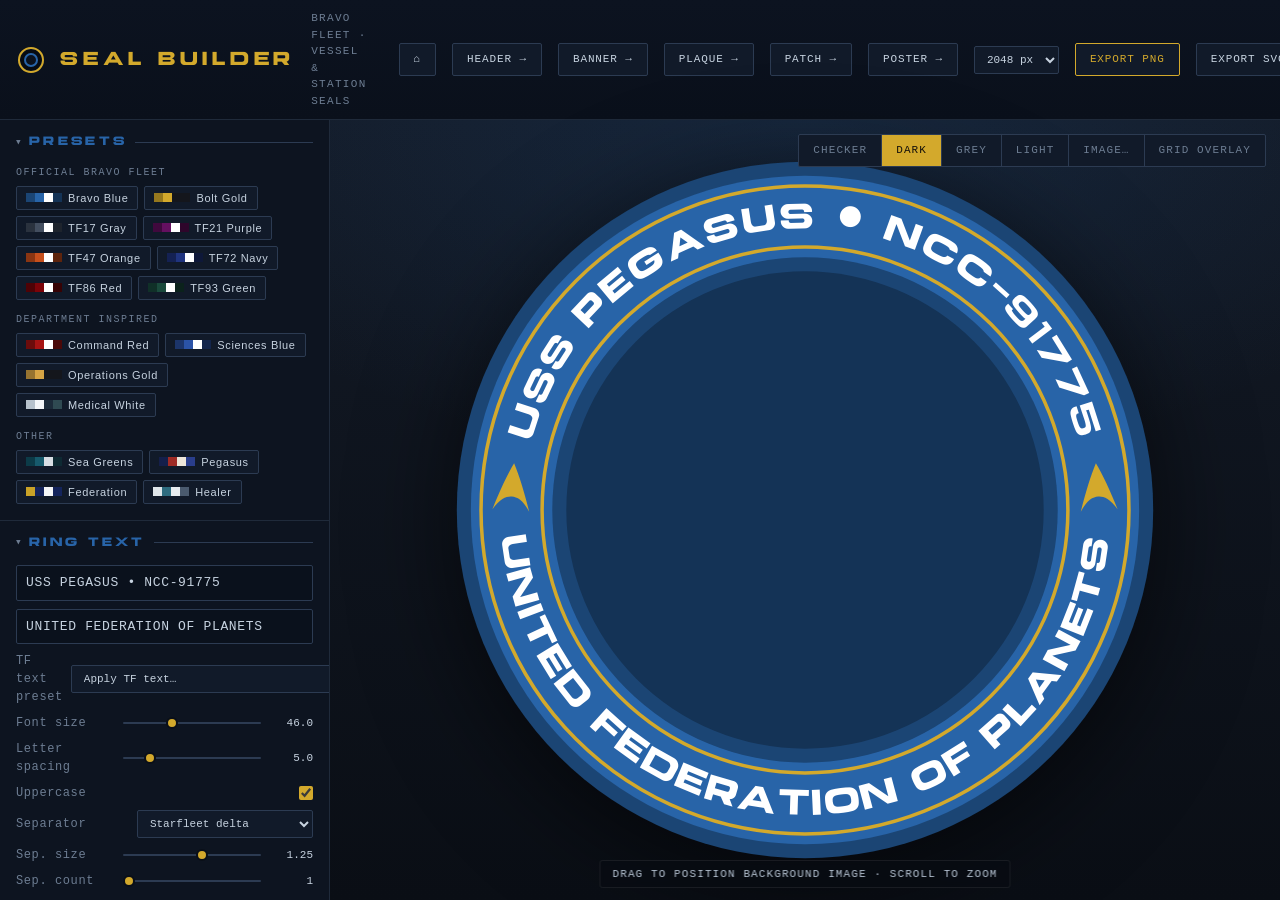
<file: seal-tool.html>
<!DOCTYPE html>
<html lang="en">
<head>
<meta charset="UTF-8">
<meta name="viewport" content="width=device-width, initial-scale=1.0">
<meta name="description" content="Build round vessel, station and organisation seals in your browser, and export them as transparent PNGs.">
<link rel="icon" href="data:image/svg+xml,%3Csvg%20xmlns%3D%22http%3A%2F%2Fwww.w3.org%2F2000%2Fsvg%22%20viewBox%3D%220%200%2032%2032%22%3E%3Crect%20width%3D%2232%22%20height%3D%2232%22%20rx%3D%225%22%20fill%3D%22%230d1420%22%2F%3E%3Ccircle%20cx%3D%2216%22%20cy%3D%2216%22%20r%3D%2210%22%20fill%3D%22none%22%20stroke%3D%22%23d3a92c%22%20stroke-width%3D%222.5%22%2F%3E%3Ccircle%20cx%3D%2216%22%20cy%3D%2216%22%20r%3D%225.5%22%20fill%3D%22%232864a8%22%2F%3E%3C%2Fsvg%3E">
<meta property="og:type" content="website">
<meta property="og:site_name" content="Bravo Fleet Graphics Tools">
<meta property="og:title" content="Seal Builder — Bravo Fleet Graphics Tools">
<meta property="og:description" content="Build round vessel, station and organisation seals in your browser, and export them as transparent PNGs.">
<meta property="og:url" content="https://crimsontacit.github.io/BF-Seal-Builder/seal-tool.html">
<meta name="twitter:card" content="summary">
<title>Seal Builder</title>
<link rel="stylesheet" href="shared/chrome.css?v=d62425d5">
<style>
  .microstyle{font-family:"Sealstile",ui-monospace,monospace}
  header .mark{
    width:26px;height:26px;border-radius:50%;
    border:2px solid var(--bolt-gold);
    box-shadow:inset 0 0 0 4px var(--bg), inset 0 0 0 6px var(--bf-blue);
    flex:none;
  }
  a.btn{text-decoration:none;display:inline-block}
  section{border-bottom:1px solid var(--line);padding:14px 16px 16px}
  .presets-group{
    font-size:10px;letter-spacing:.15em;color:var(--ink-dim);text-transform:uppercase;
    margin:12px 0 6px;
  }
  .presets-group:first-child{margin-top:0}
  .colorgrid{display:grid;grid-template-columns:1fr 1fr;gap:4px 14px}
  .colorgrid .row{margin-bottom:4px}
  .presets{display:flex;gap:6px;flex-wrap:wrap}
  .preset{
    display:flex;align-items:center;gap:6px;
    background:var(--panel2);border:1px solid var(--line-bright);border-radius:2px;
    padding:5px 9px;cursor:pointer;font-size:11px;letter-spacing:.06em;color:var(--ink);
  }
  .preset:hover{border-color:var(--bolt-gold)}
  .preset .sw{display:flex}
  .preset .sw i{width:9px;height:9px;display:block}
  .filebox{
    border:1px dashed var(--line-bright);border-radius:2px;padding:12px;text-align:center;
    color:var(--ink-dim);cursor:pointer;font-size:11px;letter-spacing:.06em;
  }
  .filebox:hover,.filebox.drag{border-color:var(--bf-blue);color:var(--bf-blue)}

  /* ---------- stage ---------- */
  #stage{
    flex:1;display:flex;align-items:center;justify-content:center;position:relative;
    min-width:0;
  }
  #sealwrap{
    position:relative;z-index:1;
    width:min(78vh, 78%);aspect-ratio:1;
    filter:drop-shadow(0 18px 50px rgba(0,0,0,.6));
  }
  #stage.light #sealwrap,#stage.grey #sealwrap,#stage.checker #sealwrap{
    filter:drop-shadow(0 14px 34px rgba(20,25,35,.22));
  }
  #sealwrap svg{width:100%;height:100%;display:block}
  #sealwrap.grabbable{cursor:grab}
  #sealwrap.grabbing{cursor:grabbing}


  /* ---------- swatch popover ---------- */
  #swatchpop{
    position:fixed;z-index:50;display:none;width:246px;
    background:var(--panel2);border:1px solid var(--line-bright);border-radius:3px;
    padding:10px;box-shadow:0 14px 34px rgba(0,0,0,.55);
  }
  #swatchpop h3{
    font-family:"Sealstile",ui-monospace,monospace;font-weight:normal;
    font-size:10px;letter-spacing:.22em;color:var(--ink-dim);text-transform:uppercase;
    margin:10px 0 6px;
  }
  #swatchpop h3:first-child{margin-top:0}
  .swgrid{display:grid;grid-template-columns:repeat(8,1fr);gap:4px}
  .swgrid button{
    aspect-ratio:1;border:1px solid var(--line-bright);border-radius:2px;
    cursor:pointer;padding:0;
  }
  .swgrid button:hover{border-color:var(--bolt-gold)}
  .swgrid button.cur{outline:2px solid var(--bolt-gold);outline-offset:1px}
  #swatchpop .custom{margin-top:10px;width:100%}
</style>
</head>
<body>
<noscript><div class="noscript"><b>Seal Builder</b> needs JavaScript switched on — it draws and exports your artwork entirely in the browser, with nothing sent to a server.</div></noscript>

<header>
  <div class="mark"></div>
  <h1>Seal Builder</h1>
  <div class="sub">Bravo Fleet · Vessel &amp; Station Seals</div>
  <div class="spacer"></div>
  <a class="btn" href="index.html">⌂</a>
  <a class="btn" href="header-tool.html">Header →</a>
  <a class="btn" href="banner-tool.html">Banner →</a>
  <a class="btn" href="plaque-tool.html">Plaque →</a>
  <a class="btn" href="patch-tool.html">Patch →</a>
  <a class="btn" href="mission-tool.html">Poster →</a>
  <select id="exportSize">
    <option value="512">512 px</option>
    <option value="1024">1024 px</option>
    <option value="2048" selected>2048 px</option>
    <option value="4096">4096 px</option>
  </select>
  <button class="btn primary" id="exportPng">Export PNG</button>
  <button class="btn" id="exportSvg">Export SVG</button>
</header>

<main>
  <div id="panel">

    <details class="acc" open>
      <summary>Presets</summary>
      <div class="acc-body">
        <div id="presets"></div>
      </div>
    </details>

    <details class="acc" open>
      <summary>Ring Text</summary>
      <div class="acc-body">
      <input type="text" id="topText" spellcheck="false">
      <input type="text" id="bottomText" spellcheck="false">
      <div class="row"><label>TF text preset</label><select id="tfTextPreset" style="flex:1.4"></select></div>
      <div class="row"><label>Font size</label><input type="range" id="fontSize" min="28" max="80" step="1"><span class="val" id="fontSizeV"></span></div>
      <div class="row"><label>Letter spacing</label><input type="range" id="letterSpacing" min="0" max="30" step="0.5"><span class="val" id="letterSpacingV"></span></div>
      <div class="row"><label>Uppercase</label><input type="checkbox" id="uppercase"></div>
      <div class="row"><label>Separator</label><select id="sepStyle" style="flex:1.4"></select></div>
      <div class="row"><label>Sep. size</label><input type="range" id="deltaSize" min="0.5" max="1.8" step="0.05"><span class="val" id="deltaSizeV"></span></div>
      <div class="row"><label>Sep. count</label><input type="range" id="sepCount" min="1" max="7" step="1"><span class="val" id="sepCountV"></span></div>
      <div class="row"><label>Sep. spacing</label><input type="range" id="sepSpacing" min="4" max="30" step="0.5"><span class="val" id="sepSpacingV"></span></div>
      <div class="row"><label>Track shift</label><input type="range" id="sepShift" min="-60" max="60" step="1"><span class="val" id="sepShiftV"></span></div>
      <div class="row"><label>Mirror angles</label><input type="checkbox" id="sepMirror"></div>
      <div class="row"><label>Sep. angle</label><input type="range" id="sepRot" min="-180" max="180" step="5"><span class="val" id="sepRotV"></span></div>
      <div class="row"><label>Sep. angle L</label><input type="range" id="sepRotL" min="-180" max="180" step="5"><span class="val" id="sepRotLV"></span></div>
      <div class="hint">Use “•” as a text separator (⌥8 on macOS). Separator groups sit mirrored at 3 and 9 o’clock and follow the band’s curve: 0° points up, ±90° outward. Track shift slides both groups toward the top text — useful when the bottom text runs long. Uncheck Mirror to angle the left group independently. TF text preset swaps the bottom text for a Task Force operations line and shrinks the font to fit.</div>
      </div>
    </details>

    <details class="acc" open>
      <summary>Colors</summary>
      <div class="acc-body">
      <div class="colorgrid">
        <div class="row"><label>Ring band</label><input type="color" id="c_band"></div>
        <div class="row"><label>Ring text</label><input type="color" id="c_text"></div>
        <div class="row"><label>Outer edge</label><input type="color" id="c_edge"></div>
        <div class="row"><label>Separators</label><input type="color" id="c_delta"></div>
        <div class="row"><label>Accent ring A</label><input type="color" id="c_ring1"></div>
        <div class="row"><label>Inner ring</label><input type="color" id="c_gap"></div>
        <div class="row"><label>Accent ring B</label><input type="color" id="c_ring2"></div>
        <div class="row"><label>Center fill</label><input type="color" id="c_center"></div>
      </div>
      </div>
    </details>

    <details class="acc" open>
      <summary>Geometry</summary>
      <div class="acc-body">
      <div class="row"><label>Outer edge</label><input type="range" id="edgeW" min="0" max="40" step="1"><span class="val" id="edgeWV"></span></div>
      <div class="row"><label>Ring band</label><input type="range" id="bandW" min="60" max="180" step="1"><span class="val" id="bandWV"></span></div>
      <div class="row"><label>Accent ring A</label><input type="range" id="ring1W" min="0" max="20" step="0.5"><span class="val" id="ring1WV"></span></div>
      <div class="row"><label>Accent ring B</label><input type="range" id="ring2W" min="0" max="20" step="0.5"><span class="val" id="ring2WV"></span></div>
      <div class="row"><label>Accent inset</label><input type="range" id="inset" min="0" max="40" step="1"><span class="val" id="insetV"></span></div>
      <div class="row"><label>Inner ring</label><input type="range" id="gapW" min="0" max="90" step="1"><span class="val" id="gapWV"></span></div>
      <div class="row"><label>Lock outer+inner</label><input type="checkbox" id="lockRings"></div>
      <div class="row"><label>Lock accents</label><input type="checkbox" id="lockAccents"></div>
      <div class="btnrow"><button class="btn" id="resetGeom">Reset dimensions</button></div>
      <div class="hint">Accent rings float inside the band, inset from the thick outer and inner rings so they never touch them or the text. Locks keep each pair's widths in step: drag either slider and its partner follows.</div>
      </div>
    </details>

    <details class="acc" open>
      <summary>Background Image</summary>
      <div class="acc-body">
      <div class="filebox" id="filebox">Drop an image here or click to choose</div>
      <input type="file" id="fileInput" accept="image/*" style="display:none">
      <div class="row" style="margin-top:10px"><label>Zoom</label><input type="range" id="imgZoom" min="0.4" max="4" step="0.01"><span class="val" id="imgZoomV"></span></div>
      <div class="row"><label>Rotation</label><input type="range" id="imgRot" min="-180" max="180" step="1"><span class="val" id="imgRotV"></span></div>
      <div class="btnrow">
        <button class="btn" id="imgCenter">Re-center</button>
        <button class="btn" id="imgRemove">Remove image</button>
      </div>
      <div class="hint">Drag the seal preview to reposition the image inside its mask. Scroll over the seal to zoom.</div>
      </div>
    </details>

    <details class="acc" open>
      <summary>Center Charge</summary>
      <div class="acc-body">
      <div class="row"><label>Emblem</label><select id="charge" style="flex:1.4"></select></div>
      <div id="chargeUpload" style="display:none">
        <div class="filebox" id="chargeFilebox">Drop an image here or click to choose</div>
        <input type="file" id="chargeFileInput" accept="image/*" style="display:none">
        <div class="btnrow"><button class="btn" id="chargeImgRemove">Remove custom image</button></div>
        <div class="hint">PNG or SVG preferred — both preserve transparency, so the charge sits cleanly over the center fill, starfield, or artwork.</div>
      </div>
      <div class="row"><label>Size</label><input type="range" id="chargeSize" min="0.2" max="1.6" step="0.02"><span class="val" id="chargeSizeV"></span></div>
      <div class="row"><label>Vert. offset</label><input type="range" id="chargeY" min="-200" max="200" step="2"><span class="val" id="chargeYV"></span></div>
      <div class="row"><label>Recolor</label><input type="checkbox" id="chargeTint"></div>
      <div class="row"><label>Charge color</label><input type="color" id="c_charge"></div>
      <div class="hint">Task force emblems, the BF bolt, or your own uploaded image, layered over the center fill, starfield, or artwork. Enable recolor to tint — this fills the shape's alpha with a flat color, so it suits silhouette-style art better than a full-color photo or logo.</div>
      </div>
    </details>

    <details class="acc" open>
      <summary>Starfield</summary>
      <div class="acc-body">
      <div class="row"><label>Show starfield</label><input type="checkbox" id="starOn"></div>
      <div class="row"><label>Big sparkles</label><input type="checkbox" id="starSparkles"></div>
      <div class="row"><label>Star color</label><input type="color" id="c_star"></div>
      <div class="row"><label>Density</label><input type="range" id="starDensity" min="20" max="220" step="5"><span class="val" id="starDensityV"></span></div>
      <div class="btnrow"><button class="btn" id="starReroll">Reroll pattern</button></div>
      <div class="hint">A procedural star scatter with four-point sparkles, for seals without artwork — or behind a transparent emblem.</div>
      </div>
    </details>

    <section>
      <div class="btnrow">
        <button class="btn" id="resetBtn">Reset to defaults</button>
      </div>
    </section>

    <div class="credit">
      © Bravo Fleet 1997–<span id="copyYear"></span><br>
      Seal, patch, plaque and poster design by <b>CrimsonTacit</b><br>
      Original Columbia header by <b>JustSlide</b><br>
      Bravo Fleet logo by <b>Kevin Steeper</b><br>
      Ship banner by <b>Emily Wolf</b> and <b>Kevin Steeper</b><br>
      <a href="https://wiki.bravofleet.com/index.php/Credits#Graphics" target="_blank" rel="noopener">Full graphics credits here</a>
    </div>

  </div>

  <div id="stage">
    <div class="stagebg" id="stageBg"></div>
    <div id="sealwrap"></div>
    <div class="stagehint">Drag to position background image · Scroll to zoom</div>
  </div>
</main>

<script src="shared/state.js?v=fa880068"></script>
<script src="shared/export.js?v=07669e3b"></script>
<script src="shared/stage.js?v=b9df1f51"></script>
<script>
"use strict";

/* ================= font =================
   "Sealstile" = Librestile Ext Bold by ocelothe2k1, SIL OFL 1.1
   (fonts/OFL-Librestile.txt), renamed per its Reserved Font Name clause,
   with a bullet glyph added. Rebuild: tools/embed_assets.py --font

   Loaded by URL for the page and the live preview. Export can't use a URL —
   the SVG goes into an <img> to be rasterised, and an <img>-hosted SVG may
   not fetch anything — so exportResources() inlines it as a data URI there. */
const FONT_URL = "fonts/sealstile.woff2?v=8128806d";
const FONT_CSS = `@font-face{font-family:'Sealstile';src:url(${FONT_URL}) format('woff2');}`;

/* register for the page UI + live preview */
const styleEl = document.createElement("style");
styleEl.textContent = FONT_CSS;
document.head.appendChild(styleEl);

/* ================= state ================= */
const DEFAULTS = {
  topText: "USS PEGASUS • NCC-91775",
  bottomText: "UNITED FEDERATION OF PLANETS",
  fontSize: 46, letterSpacing: 5, uppercase: true,
  sepStyle: "delta", deltaSize: 1.25, sepRot: 0, sepRotL: 0, sepMirror: true,
  sepCount: 1, sepSpacing: 14, sepShift: 4,
  c_band: "#2864a8", c_text: "#ffffff", c_edge: "#1b4574", c_delta: "#d3a92c",
  c_ring1: "#d3a92c", c_gap: "#1b4574", c_ring2: "#d3a92c", c_center: "#143356",
  edgeW: 20, bandW: 116, ring1W: 5, ring2W: 5, inset: 12, gapW: 20,
  lockRings: true, lockAccents: true,
  imgZoom: 1, imgRot: 0, imgX: 0, imgY: 0,
  charge: "none", chargeSize: 0.8, chargeY: 0, chargeTint: false, c_charge: "#ffffff",
  starOn: false, c_star: "#d3a92c", starDensity: 90, starSeed: 7, starSparkles: true,
  lastPreset: "Bravo Blue",
};
let S = Object.assign({}, DEFAULTS);

/* images kept out of persisted state (can be large) */
let IMG = null; // {dataUrl, w, h}
let CUSTOM_CHARGE = null; // {dataUrl, w, h} — user-uploaded center charge

const PRESETS = [
  /* Official Bravo Fleet colors — bravofleet.com/graphics */
  { name:"Bravo Blue", group:"Official Bravo Fleet", colors:{c_band:"#2864a8",c_text:"#ffffff",c_edge:"#1b4574",c_delta:"#d3a92c",c_ring1:"#d3a92c",c_gap:"#1b4574",c_ring2:"#d3a92c",c_center:"#143356",c_star:"#d3a92c",c_charge:"#ffffff"} },
  { name:"Bolt Gold", group:"Official Bravo Fleet", colors:{c_band:"#d3a92c",c_text:"#14161c",c_edge:"#96781e",c_delta:"#14161c",c_ring1:"#14161c",c_gap:"#96781e",c_ring2:"#14161c",c_center:"#14161c",c_star:"#d3a92c",c_charge:"#d3a92c"} },
  { name:"TF17 Gray", group:"Official Bravo Fleet", colors:{c_band:"#434e5f",c_text:"#ffffff",c_edge:"#2a323e",c_delta:"#ffffff",c_ring1:"#ffffff",c_gap:"#2a323e",c_ring2:"#ffffff",c_center:"#1e242d",c_star:"#e8ecef",c_charge:"#434e5f"} },
  { name:"TF21 Purple", group:"Official Bravo Fleet", colors:{c_band:"#651060",c_text:"#ffffff",c_edge:"#40093d",c_delta:"#ffffff",c_ring1:"#ffffff",c_gap:"#40093d",c_ring2:"#ffffff",c_center:"#2e062b",c_star:"#f0e6ef",c_charge:"#651060"} },
  { name:"TF47 Orange", group:"Official Bravo Fleet", colors:{c_band:"#c64f1c",c_text:"#ffffff",c_edge:"#8a3512",c_delta:"#ffffff",c_ring1:"#ffffff",c_gap:"#8a3512",c_ring2:"#ffffff",c_center:"#5e240c",c_star:"#f5ece6",c_charge:"#c64f1c"} },
  { name:"TF72 Navy", group:"Official Bravo Fleet", colors:{c_band:"#20347f",c_text:"#ffffff",c_edge:"#142153",c_delta:"#ffffff",c_ring1:"#ffffff",c_gap:"#142153",c_ring2:"#ffffff",c_center:"#0e1839",c_star:"#e9ecf5",c_charge:"#20347f"} },
  { name:"TF86 Red", group:"Official Bravo Fleet", colors:{c_band:"#7c0309",c_text:"#ffffff",c_edge:"#4e0206",c_delta:"#ffffff",c_ring1:"#ffffff",c_gap:"#4e0206",c_ring2:"#ffffff",c_center:"#370204",c_star:"#f3e7e7",c_charge:"#7c0309"} },
  { name:"TF93 Green", group:"Official Bravo Fleet", colors:{c_band:"#1a4a3c",c_text:"#ffffff",c_edge:"#103028",c_delta:"#ffffff",c_ring1:"#ffffff",c_gap:"#103028",c_ring2:"#ffffff",c_center:"#0b221c",c_star:"#e7f0ed",c_charge:"#1a4a3c"} },
  /* Starfleet division colors — for inspiration, not official Bravo Fleet palettes */
  { name:"Command Red", group:"Department Inspired", colors:{c_band:"#a71313",c_text:"#ffffff",c_edge:"#6b0c0c",c_delta:"#ffffff",c_ring1:"#ffffff",c_gap:"#6b0c0c",c_ring2:"#ffffff",c_center:"#4b0909",c_star:"#f5e3e3",c_charge:"#a71313"} },
  { name:"Sciences Blue", group:"Department Inspired", colors:{c_band:"#2b53a7",c_text:"#ffffff",c_edge:"#1c356b",c_delta:"#ffffff",c_ring1:"#ffffff",c_gap:"#1c356b",c_ring2:"#ffffff",c_center:"#13254b",c_star:"#e9eef7",c_charge:"#2b53a7"} },
  { name:"Operations Gold", group:"Department Inspired", colors:{c_band:"#d6a444",c_text:"#14161c",c_edge:"#967330",c_delta:"#14161c",c_ring1:"#14161c",c_gap:"#967330",c_ring2:"#14161c",c_center:"#14161c",c_star:"#d6a444",c_charge:"#d6a444"} },
  { name:"Medical White", group:"Department Inspired", colors:{c_band:"#f4f6f8",c_text:"#1c2b3a",c_edge:"#b7c2cc",c_delta:"#1c2b3a",c_ring1:"#1c2b3a",c_gap:"#b7c2cc",c_ring2:"#1c2b3a",c_center:"#2f4a52",c_star:"#eef2f5",c_charge:"#f4f6f8"} },
  /* Hand-picked fictional themes, not tied to any real fleet's graphics */
  { name:"Sea Greens", group:"Other", colors:{c_band:"#175a6c",c_text:"#d8dee4",c_edge:"#0c3b48",c_delta:"#d8dee4",c_ring1:"#c9d1d9",c_gap:"#0c3b48",c_ring2:"#c9d1d9",c_center:"#0e2a33",c_star:"#d8dee4"} },
  { name:"Pegasus", group:"Other", colors:{c_band:"#9e2b25",c_text:"#ede6da",c_edge:"#141f4b",c_delta:"#ede6da",c_ring1:"#ede6da",c_gap:"#141f4b",c_ring2:"#ede6da",c_center:"#2a3e8c",c_star:"#ffffff"} },
  { name:"Federation", group:"Other", colors:{c_band:"#14245c",c_text:"#f4f6f8",c_edge:"#c9a227",c_delta:"#f4f6f8",c_ring1:"#c9a227",c_gap:"#c9a227",c_ring2:"#c9a227",c_center:"#14245c",c_star:"#e9c46a"} },
  { name:"Healer", group:"Other", colors:{c_band:"#2e6b7e",c_text:"#e8ecef",c_edge:"#dfe5e9",c_delta:"#e8ecef",c_ring1:"#dfe5e9",c_gap:"#dfe5e9",c_ring2:"#dfe5e9",c_center:"#4a5a6e",c_star:"#e8ecef"} },
];

/* Fourth Fleet task force operating lines — quick-fill for the bottom ring
   text, in place of "UNITED FEDERATION OF PLANETS" */
const TF_TEXT_PRESETS = [
  { tf:17, text:"FOURTH FLEET DEEP SPACE OPERATIONS" },
  { tf:21, text:"FOURTH FLEET FRONTIER OPERATIONS" },
  { tf:47, text:"FOURTH FLEET PATHFINDING OPERATIONS" },
  { tf:72, text:"FOURTH FLEET DIPLOMATIC OPERATIONS" },
  { tf:86, text:"FOURTH FLEET BORDER OPERATIONS" },
  { tf:93, text:"FOURTH FLEET HUMANITARIAN OPERATIONS" },
];

/* task-force emblem art, loaded by URL (files written by tools/embed_assets.py).
   Inlined as data URIs only at export time — see exportResources(). */
/*CHARGES_START*/const CHARGES = {
  "tf17b": {name:"Task Force 17", w:362, h:362, url:"assets/emblems/tf17b.png?v=444bb0c6"},
  "tf21b": {name:"Task Force 21", w:362, h:362, url:"assets/emblems/tf21b.png?v=ce55b01a"},
  "tf47b": {name:"Task Force 47", w:362, h:362, url:"assets/emblems/tf47b.png?v=0f18192a"},
  "tf72b": {name:"Task Force 72", w:362, h:362, url:"assets/emblems/tf72b.png?v=74ee1716"},
  "tf86b": {name:"Task Force 86", w:362, h:362, url:"assets/emblems/tf86b.png?v=9431a1bc"},
  "tf93b": {name:"Task Force 93", w:362, h:362, url:"assets/emblems/tf93b.png?v=6758739f"}
};/*CHARGES_END*/

/* ================= geometry / render ================= */
const VB = 1000, CX = 500, CY = 500, R_OUT = 496;


function starfieldSVG(centerR){
  if(!S.starOn) return "";
  const rnd = StateKit.mulberry32(S.starSeed);
  /* four-point sparkles are placed first (kept apart from each other) so the
     small-star scatter can dodge them; attempt caps keep the loops bounded */
  const sparkles = [];
  if(S.starSparkles){
    const nspark = 3 + Math.floor(rnd()*3);
    for(let i=0;i<nspark;i++){
      for(let t=0;t<60;t++){
        const a = rnd()*Math.PI*2, rr = Math.sqrt(rnd())*centerR*0.6;
        const x = Math.cos(a)*rr, y = Math.sin(a)*rr;
        const s = centerR*(0.12+rnd()*0.22);
        if(sparkles.every(o => Math.hypot(o.x-x, o.y-y) > (o.s+s)*0.85)){ sparkles.push({x,y,s}); break; }
      }
    }
  }
  let out = `<g fill="${S.c_star}">`;
  const n = S.starDensity;
  for(let i=0;i<n;i++){
    for(let t=0;t<40;t++){
      // rejection-sample inside circle, biased into a loose diagonal band
      const a = rnd()*Math.PI*2, rr = Math.sqrt(rnd())*centerR*0.92;
      const x = Math.cos(a)*rr, y = Math.sin(a)*rr;
      const band = (x+y)*0.5;
      if(Math.abs(band) > centerR*0.55 && rnd()<0.6) continue;
      const sz = 2 + rnd()*rnd()*9;
      if(sparkles.some(o => Math.hypot(o.x-x, o.y-y) < o.s + sz + 3)) continue;
      out += `<circle cx="${(CX+x).toFixed(1)}" cy="${(CY+y).toFixed(1)}" r="${sz.toFixed(1)}"/>`;
      break;
    }
  }
  for(const o of sparkles){
    const x = CX+o.x, y = CY+o.y, s = o.s, w = s*0.18;
    out += `<path d="M ${x} ${y-s} Q ${x+w*0.35} ${y-w} ${x+s} ${y} Q ${x+w*0.35} ${y+w} ${x} ${y+s} Q ${x-w*0.35} ${y+w} ${x-s} ${y} Q ${x-w*0.35} ${y-w} ${x} ${y-s} Z"/>`;
  }
  out += "</g>";
  return out;
}

/* separator glyphs pointing up; delta is drawn centered on origin, the bolt
   (from bf-bolt-white.svg) carries its own viewBox center in cx/cy */
const SEPARATORS = {
  delta:   { d: "M 0,-30 C 7,-16 14,2 21,24 C 13,11 6,8 0,8 C -6,8 -13,11 -21,24 C -14,2 -7,-16 0,-30 Z", scale: 1, cx: 0, cy: 0 },
  bolt:    { d: "M 1.82,239.05 L 20.8,122.5 L 0,122.17 L 64.55,0 L 45.4,115.23 L 66.7,115.23 Z", scale: 0.29, cx: 33.35, cy: 119.52 },
  sparkle: { d: "M 0,-30 Q 1.9,-5.4 30,0 Q 1.9,5.4 0,30 Q -1.9,5.4 -30,0 Q -1.9,-5.4 0,-30 Z", scale: 1, cx: 0, cy: 0 },
  circle:  { d: "M 0,-21 A 21 21 0 1 1 0,21 A 21 21 0 1 1 0,-21 Z", scale: 1, cx: 0, cy: 0 },
};

/* res is undefined for the live preview (assets referenced by URL) and, for
   exports, the { fontCSS, map } from exportResources() — map turning each
   asset URL into the data URI the rasterised SVG needs. */
function buildSVG(res){
  const uri = u => (res && res.map[u]) || u;
  const r_band_out = R_OUT - S.edgeW;                   // inner edge of thick outer ring
  const r_band_in  = r_band_out - S.bandW;              // outer edge of thick inner ring
  const centerR    = Math.max(40, r_band_in - S.gapW);
  const bandMid    = (r_band_out + r_band_in) / 2;
  /* accent rings float inside the band, inset from the thick rings */
  const rAccentA   = r_band_out - S.inset - S.ring1W/2;
  const rAccentB   = r_band_in + S.inset + S.ring2W/2;
  const fs = S.fontSize;
  const topR = bandMid - fs*0.36;      // baseline radius, glyphs grow outward
  const botR = bandMid + fs*0.36;      // baseline radius, glyphs grow inward

  const topText = S.uppercase ? S.topText.toUpperCase() : S.topText;
  const botText = S.uppercase ? S.bottomText.toUpperCase() : S.bottomText;

  const esc = s => s.replace(/&/g,"&amp;").replace(/</g,"&lt;").replace(/>/g,"&gt;");

  /* image transform */
  let imageSVG = "";
  if(IMG){
    const D = centerR*2;
    const base = D/Math.min(IMG.w, IMG.h);
    const sc = base*S.imgZoom;
    const w = IMG.w*sc, h = IMG.h*sc;
    const x = CX - w/2 + S.imgX, y = CY - h/2 + S.imgY;
    imageSVG = `<g transform="rotate(${S.imgRot} ${CX} ${CY})">` +
      `<image href="${IMG.dataUrl}" x="${x.toFixed(1)}" y="${y.toFixed(1)}" width="${w.toFixed(1)}" height="${h.toFixed(1)}" preserveAspectRatio="none"/></g>`;
  }

  /* separator groups: sepCount glyphs per side spaced along the band's track,
     mirrored about the vertical axis; sepShift slides both groups up the track.
     A glyph at track angle φ is rotated by φ so the group leans with the curve;
     sepRot is applied in that local frame (0°=up, ±90°=outward, both sides). */
  let deltas = "";
  const sepVec = SEPARATORS[S.sepStyle];
  const sepTF = S.sepStyle.startsWith("tf:") ? CHARGES[S.sepStyle.slice(3)] : null;
  if(S.sepStyle !== "none" && (sepVec || sepTF)){
    /* TF-emblem separators are PNGs: sized to match the delta's ~54-unit
       height and tinted to the separator color via #sepTintF */
    let mkGlyph;
    if(sepVec){
      const k = S.deltaSize * sepVec.scale;
      mkGlyph = () => `<path d="${sepVec.d}" transform="scale(${k}) translate(${-sepVec.cx} ${-sepVec.cy})"/>`;
    } else {
      const base = 54 * S.deltaSize / Math.max(sepTF.w, sepTF.h);
      const w = sepTF.w * base, h = sepTF.h * base;
      mkGlyph = () => `<image href="${uri(sepTF.url)}" x="${(-w/2).toFixed(1)}" y="${(-h/2).toFixed(1)}" width="${w.toFixed(1)}" height="${h.toFixed(1)}" filter="url(#sepTintF)"/>`;
    }
    const mk = (phi, rot) => {
      const a = phi * Math.PI/180;
      const x = CX + bandMid*Math.cos(a), y = CY + bandMid*Math.sin(a);
      return `<g transform="translate(${x.toFixed(2)} ${y.toFixed(2)}) rotate(${rot.toFixed(2)})">${mkGlyph()}</g>`;
    };
    const rotL = S.sepMirror ? S.sepRot : S.sepRotL;
    let out = "";
    for(let i=0;i<S.sepCount;i++){
      const d = (i - (S.sepCount-1)/2) * S.sepSpacing;
      const phiR = -S.sepShift + d;          // right group, centered on 3 o'clock
      const phiL = 180 + S.sepShift - d;     // mirrored partner on the left
      out += mk(phiR, phiR + S.sepRot) + mk(phiL, (phiL - 180) - rotL);
    }
    deltas = `<g fill="${S.c_delta}">` + out + `</g>`;
  }

  /* center charge: BF bolt (vector) or an embedded task-force emblem (PNG) */
  let chargeSVG = "";
  if(S.charge === "bolt"){
    const g = SEPARATORS.bolt;
    const k = (centerR * 2 * S.chargeSize) / 239.05;
    const fill = S.chargeTint ? S.c_charge : "#ffffff";
    chargeSVG = `<g fill="${fill}"><path d="${g.d}" transform="translate(${CX} ${CY + S.chargeY}) scale(${k}) translate(${-g.cx} ${-g.cy})"/></g>`;
  } else if(S.charge !== "none" && CHARGES[S.charge]){
    const c = CHARGES[S.charge];
    const base = (centerR * 2 * S.chargeSize) / Math.max(c.w, c.h);
    const w = c.w * base, h = c.h * base;
    const filt = S.chargeTint ? ` filter="url(#chargeTintF)"` : "";
    chargeSVG = `<image href="${uri(c.url)}" x="${(CX - w/2).toFixed(1)}" y="${(CY + S.chargeY - h/2).toFixed(1)}" width="${w.toFixed(1)}" height="${h.toFixed(1)}"${filt}/>`;
  } else if(S.charge === "custom" && CUSTOM_CHARGE){
    const c = CUSTOM_CHARGE;
    const base = (centerR * 2 * S.chargeSize) / Math.max(c.w, c.h);
    const w = c.w * base, h = c.h * base;
    const filt = S.chargeTint ? ` filter="url(#chargeTintF)"` : "";
    chargeSVG = `<image href="${c.dataUrl}" x="${(CX - w/2).toFixed(1)}" y="${(CY + S.chargeY - h/2).toFixed(1)}" width="${w.toFixed(1)}" height="${h.toFixed(1)}"${filt}/>`;
  }

  return `<svg xmlns="http://www.w3.org/2000/svg" xmlns:xlink="http://www.w3.org/1999/xlink" viewBox="0 0 ${VB} ${VB}">
<defs>
${res ? `<style>${res.fontCSS}</style>` : ""}
<clipPath id="centerClip"><circle cx="${CX}" cy="${CY}" r="${centerR}"/></clipPath>
<filter id="chargeTintF"><feFlood flood-color="${S.c_charge}"/><feComposite in2="SourceAlpha" operator="in"/></filter>
<filter id="sepTintF"><feFlood flood-color="${S.c_delta}"/><feComposite in2="SourceAlpha" operator="in"/></filter>
<path id="arcTop" d="M ${CX-topR} ${CY} A ${topR} ${topR} 0 0 1 ${CX+topR} ${CY}"/>
<path id="arcBot" d="M ${CX-botR} ${CY} A ${botR} ${botR} 0 0 0 ${CX+botR} ${CY}"/>
</defs>
<circle cx="${CX}" cy="${CY}" r="${R_OUT}" fill="${S.c_edge}"/>
<circle cx="${CX}" cy="${CY}" r="${r_band_out}" fill="${S.c_band}"/>
<circle cx="${CX}" cy="${CY}" r="${r_band_in}" fill="${S.c_gap}"/>
<circle cx="${CX}" cy="${CY}" r="${centerR}" fill="${S.c_center}"/>
${S.ring1W > 0 ? `<circle cx="${CX}" cy="${CY}" r="${rAccentA}" fill="none" stroke="${S.c_ring1}" stroke-width="${S.ring1W}"/>` : ""}
${S.ring2W > 0 ? `<circle cx="${CX}" cy="${CY}" r="${rAccentB}" fill="none" stroke="${S.c_ring2}" stroke-width="${S.ring2W}"/>` : ""}
<g clip-path="url(#centerClip)">${starfieldSVG(centerR)}${imageSVG}${chargeSVG}</g>
<g fill="${S.c_text}" font-family="Sealstile, Michroma, sans-serif" font-size="${fs}" letter-spacing="${S.letterSpacing}">
<text text-anchor="middle"><textPath href="#arcTop" startOffset="50%">${esc(topText)}</textPath></text>
<text text-anchor="middle"><textPath href="#arcBot" startOffset="50%">${esc(botText)}</textPath></text>
</g>
${deltas}
</svg>`;
}

/* ================= live preview ================= */
const wrap = document.getElementById("sealwrap");
function render(){
  wrap.innerHTML = buildSVG();
  wrap.classList.toggle("grabbable", !!IMG);
  persist();
}

/* ================= controls wiring ================= */
const $ = id => document.getElementById(id);
$("copyYear").textContent = new Date().getFullYear();

const textInputs = ["topText","bottomText"];
const checkInputs = ["uppercase","starOn","starSparkles","chargeTint","sepMirror","lockRings","lockAccents"];
const selectInputs = ["sepStyle","charge"];
const rangeInputs = [
  ["fontSize",1],["letterSpacing",1],["deltaSize",2],
  ["sepCount",0],["sepSpacing",1],["sepShift",0],["sepRot",0],["sepRotL",0],
  ["edgeW",0],["bandW",0],["ring1W",1],["ring2W",1],["inset",0],["gapW",0],
  ["imgZoom",2],["imgRot",0],["chargeSize",2],["chargeY",0],["starDensity",0],
];
const colorInputs = ["c_band","c_text","c_edge","c_delta","c_ring1","c_gap","c_ring2","c_center","c_star","c_charge"];

function syncUI(){
  textInputs.forEach(id => $(id).value = S[id]);
  checkInputs.forEach(id => $(id).checked = S[id]);
  selectInputs.forEach(id => $(id).value = S[id]);
  rangeInputs.forEach(([id,dec]) => { $(id).value = S[id]; const v=$(id+"V"); if(v) v.textContent = Number(S[id]).toFixed(dec); });
  colorInputs.forEach(id => $(id).value = S[id]);
  $("sepRotL").disabled = S.sepMirror;
  $("chargeUpload").style.display = S.charge === "custom" ? "" : "none";
}

textInputs.forEach(id => $(id).addEventListener("input", e => { S[id]=e.target.value; render(); }));
checkInputs.forEach(id => $(id).addEventListener("change", e => { S[id]=e.target.checked; render(); }));
selectInputs.forEach(id => $(id).addEventListener("change", e => { S[id]=e.target.value; render(); }));
$("charge").addEventListener("change", () => { $("chargeUpload").style.display = S.charge === "custom" ? "" : "none"; });

/* unlinking the mirror seeds the left angle from the shared one so nothing jumps */
$("sepMirror").addEventListener("change", e => {
  if(!e.target.checked) S.sepRotL = S.sepRot;
  syncUI(); render();
});

/* charge + separator dropdown options */
{
  const sel = $("charge");
  const opts = [["none","None"],["bolt","BF Bolt"],["custom","Custom image…"]].concat(Object.keys(CHARGES).map(k => [k, CHARGES[k].name]));
  opts.forEach(([v,l]) => { const o = document.createElement("option"); o.value=v; o.textContent=l; sel.appendChild(o); });

  const ssel = $("sepStyle");
  const sopts = [["delta","Starfleet delta"],["bolt","BF bolt"],["sparkle","Sparkle"],["circle","Circle"]]
    .concat(Object.keys(CHARGES).map(k => ["tf:"+k, CHARGES[k].name]))
    .concat([["none","None"]]);
  sopts.forEach(([v,l]) => { const o = document.createElement("option"); o.value=v; o.textContent=l; ssel.appendChild(o); });
}
/* width locks: dragging one slider of a locked pair drags its partner,
   clamped to the partner's own range */
const LOCK_PAIRS = {
  edgeW:  {partner:"gapW",   flag:"lockRings"},
  gapW:   {partner:"edgeW",  flag:"lockRings"},
  ring1W: {partner:"ring2W", flag:"lockAccents"},
  ring2W: {partner:"ring1W", flag:"lockAccents"},
};
rangeInputs.forEach(([id,dec]) => $(id).addEventListener("input", e => {
  S[id]=parseFloat(e.target.value);
  const v=$(id+"V"); if(v) v.textContent = S[id].toFixed(dec);
  const lp = LOCK_PAIRS[id];
  if(lp && S[lp.flag]){
    const el = $(lp.partner);
    const val = Math.min(parseFloat(el.max), Math.max(parseFloat(el.min), S[id]));
    S[lp.partner] = val; el.value = val;
    const pv = $(lp.partner+"V"); if(pv) pv.textContent = val.toFixed(dec);
  }
  render();
}));
colorInputs.forEach(id => $(id).addEventListener("input", e => { S[id]=e.target.value; render(); }));

/* ---------- swatch popover ----------
   Clicking a color well opens a swatch picker (active preset's colors + the
   full palette across every preset) instead of the native color picker;
   "Custom color…" falls through to the native one. */
const pop = document.createElement("div");
pop.id = "swatchpop";
document.body.appendChild(pop);
let popFor = null, nativeBypass = false;

function paletteAll(){
  const out = [];
  PRESETS.forEach(p => Object.values(p.colors).forEach(c => { if(!out.includes(c)) out.push(c); }));
  return out;
}
function swatchSection(title, colors){
  const cur = (S[popFor]||"").toLowerCase();
  return `<h3>${title}</h3><div class="swgrid">` +
    colors.map(c => `<button data-c="${c}" class="${c.toLowerCase()===cur?"cur":""}" style="background:${c}" title="${c}"></button>`).join("") +
    `</div>`;
}
function openPop(id, anchor){
  popFor = id;
  const preset = PRESETS.find(p => p.name === S.lastPreset);
  pop.innerHTML =
    (preset ? swatchSection("Preset · "+preset.name, [...new Set(Object.values(preset.colors))]) : "") +
    swatchSection("Palette", paletteAll()) +
    `<button class="btn custom" id="swCustom">Custom color…</button>`;
  const r = anchor.getBoundingClientRect();
  pop.style.display = "block";
  pop.style.left = Math.max(8, Math.min(r.left, innerWidth - pop.offsetWidth - 12)) + "px";
  const below = r.bottom + 6;
  pop.style.top = (below + pop.offsetHeight > innerHeight - 8
    ? Math.max(8, r.top - pop.offsetHeight - 6) : below) + "px";
}
function closePop(){ pop.style.display = "none"; popFor = null; }

colorInputs.forEach(id => $(id).addEventListener("click", e => {
  if(nativeBypass) return;
  e.preventDefault();
  openPop(id, e.target);
}));
pop.addEventListener("click", e => {
  const b = e.target.closest("button"); if(!b || !popFor) return;
  if(b.id === "swCustom"){
    const inp = $(popFor); closePop();
    nativeBypass = true;
    try{ inp.showPicker ? inp.showPicker() : inp.click(); } finally { nativeBypass = false; }
    return;
  }
  S[popFor] = b.dataset.c; $(popFor).value = b.dataset.c;
  pop.querySelectorAll(".cur").forEach(x => x.classList.remove("cur"));
  pop.querySelectorAll(`[data-c="${b.dataset.c}"]`).forEach(x => x.classList.add("cur"));
  render();
});
document.addEventListener("pointerdown", e => {
  if(pop.style.display === "block" && !pop.contains(e.target)) closePop();
});
document.addEventListener("keydown", e => { if(e.key === "Escape") closePop(); });

/* presets, grouped into labeled sections by p.group (array order = display order) */
const presetBox = $("presets");
let presetGroupList = null, presetGroupSeen = null;
PRESETS.forEach(p => {
  if(p.group !== presetGroupSeen){
    presetGroupSeen = p.group;
    const label = document.createElement("div");
    label.className = "presets-group";
    label.textContent = presetGroupSeen;
    presetBox.appendChild(label);
    presetGroupList = document.createElement("div");
    presetGroupList.className = "presets";
    presetBox.appendChild(presetGroupList);
  }
  const b = document.createElement("button");
  b.className = "preset";
  const sw = ["c_edge","c_band","c_text","c_center"].map(k=>`<i style="background:${p.colors[k]}"></i>`).join("");
  b.innerHTML = `<span class="sw">${sw}</span>${p.name}`;
  b.addEventListener("click", ()=>{
    Object.assign(S, p.colors);
    S.edgeW = 20; S.gapW = 20; // presets frame the band with matching outer/inner ring widths
    S.lastPreset = p.name; syncUI(); render();
  });
  presetGroupList.appendChild(b);
});

const GEOMETRY_KEYS = ["edgeW","bandW","ring1W","ring2W","inset","gapW"];
$("resetGeom").addEventListener("click", ()=>{
  GEOMETRY_KEYS.forEach(k => S[k] = DEFAULTS[k]);
  syncUI(); render();
});

$("resetBtn").addEventListener("click", ()=>{
  S = Object.assign({}, DEFAULTS);
  syncUI(); render();
});

/* ---------- TF text presets ----------
   Quick-fill for the bottom ring text; shrinks font size (and letter
   spacing, in step) until the rendered text clears the band's curve
   without crowding the separator groups near 3/9 o'clock. */
{
  const sel = $("tfTextPreset");
  const ph = document.createElement("option");
  ph.value = ""; ph.textContent = "Apply TF text…";
  sel.appendChild(ph);
  TF_TEXT_PRESETS.forEach(p => {
    const o = document.createElement("option");
    o.value = String(p.tf); o.textContent = "TF" + p.tf + " — " + p.text;
    sel.appendChild(o);
  });
  sel.addEventListener("change", () => {
    const p = TF_TEXT_PRESETS.find(x => String(x.tf) === sel.value);
    sel.value = "";
    if(!p) return;
    S.bottomText = p.text;
    S.fontSize = DEFAULTS.fontSize;
    S.letterSpacing = DEFAULTS.letterSpacing;
    fitBottomText();
    syncUI(); render();
  });
}

function fitBottomText(){
  const MIN_FS = 28; // slider floor
  for(let i=0;i<25;i++){
    render();
    const svg = wrap.querySelector("svg");
    const arc = svg.getElementById("arcBot");
    const tp = svg.querySelectorAll("g > text > textPath")[1];
    const pathLen = arc.getTotalLength();
    const textLen = tp.getComputedTextLength();
    const limit = pathLen * 0.86; // leaves clearance for the separator groups near the ends
    if(textLen <= limit || S.fontSize <= MIN_FS) break;
    const scale = Math.max(0.9, limit / textLen);
    S.fontSize = Math.max(MIN_FS, Math.round(S.fontSize * scale));
    S.letterSpacing = Math.max(0, Math.round(S.letterSpacing * scale * 2) / 2);
  }
}

/* ================= image handling ================= */
const filebox = $("filebox"), fileInput = $("fileInput");
filebox.addEventListener("click", ()=>fileInput.click());
fileInput.addEventListener("change", e => { if(e.target.files[0]) loadImageFile(e.target.files[0]); });
["dragover","dragenter"].forEach(ev => {
  filebox.addEventListener(ev, e=>{e.preventDefault();filebox.classList.add("drag");});
  wrap.addEventListener(ev, e=>e.preventDefault());
});
["dragleave","drop"].forEach(ev => filebox.addEventListener(ev, e=>{e.preventDefault();filebox.classList.remove("drag");}));
filebox.addEventListener("drop", e => { if(e.dataTransfer.files[0]) loadImageFile(e.dataTransfer.files[0]); });
wrap.addEventListener("drop", e => { e.preventDefault(); if(e.dataTransfer.files[0]) loadImageFile(e.dataTransfer.files[0]); });

function loadImageFile(file){
  const rd = new FileReader();
  rd.onload = () => {
    const im = new Image();
    im.onload = () => {
      IMG = { dataUrl: rd.result, w: im.naturalWidth, h: im.naturalHeight };
      S.imgZoom = 1; S.imgX = 0; S.imgY = 0; S.imgRot = 0;
      filebox.textContent = file.name + " · " + im.naturalWidth + "×" + im.naturalHeight;
      syncUI(); render();
    };
    im.src = rd.result;
  };
  rd.readAsDataURL(file);
}
$("imgRemove").addEventListener("click", ()=>{
  IMG = null; filebox.textContent = "Drop an image here or click to choose"; render();
});
$("imgCenter").addEventListener("click", ()=>{ S.imgX=0; S.imgY=0; render(); });

/* ---------- custom center charge upload ---------- */
const chargeFilebox = $("chargeFilebox"), chargeFileInput = $("chargeFileInput");
chargeFilebox.addEventListener("click", ()=>chargeFileInput.click());
chargeFileInput.addEventListener("change", e => { if(e.target.files[0]) loadChargeImageFile(e.target.files[0]); });
["dragover","dragenter"].forEach(ev => chargeFilebox.addEventListener(ev, e=>{e.preventDefault();chargeFilebox.classList.add("drag");}));
["dragleave","drop"].forEach(ev => chargeFilebox.addEventListener(ev, e=>{e.preventDefault();chargeFilebox.classList.remove("drag");}));
chargeFilebox.addEventListener("drop", e => { if(e.dataTransfer.files[0]) loadChargeImageFile(e.dataTransfer.files[0]); });

function loadChargeImageFile(file){
  const rd = new FileReader();
  rd.onload = () => {
    const im = new Image();
    im.onload = () => {
      CUSTOM_CHARGE = { dataUrl: rd.result, w: im.naturalWidth, h: im.naturalHeight };
      chargeFilebox.textContent = file.name + " · " + im.naturalWidth + "×" + im.naturalHeight;
      render();
    };
    im.src = rd.result;
  };
  rd.readAsDataURL(file);
}
$("chargeImgRemove").addEventListener("click", ()=>{
  CUSTOM_CHARGE = null; chargeFilebox.textContent = "Drop an image here or click to choose"; render();
});

/* drag-to-pan + scroll-zoom over the preview */
let dragging = null;
wrap.addEventListener("pointerdown", e => {
  if(!IMG) return;
  dragging = { x:e.clientX, y:e.clientY, ix:S.imgX, iy:S.imgY };
  wrap.classList.add("grabbing");
  wrap.setPointerCapture(e.pointerId);
});
wrap.addEventListener("pointermove", e => {
  if(!dragging) return;
  const scale = VB / wrap.getBoundingClientRect().width;
  S.imgX = dragging.ix + (e.clientX - dragging.x)*scale;
  S.imgY = dragging.iy + (e.clientY - dragging.y)*scale;
  render();
});
["pointerup","pointercancel"].forEach(ev => wrap.addEventListener(ev, ()=>{
  dragging = null; wrap.classList.remove("grabbing");
}));
wrap.addEventListener("wheel", e => {
  if(!IMG) return;
  e.preventDefault();
  S.imgZoom = Math.min(4, Math.max(0.4, S.imgZoom * (e.deltaY < 0 ? 1.05 : 0.95)));
  syncUI(); render();
}, {passive:false});

/* starfield reroll */
$("starReroll").addEventListener("click", ()=>{ S.starSeed = Math.floor(Math.random()*1e9); render(); });

/* ================= export ================= */
const slug = () => StateKit.slugify(S.topText, "seal");
/* Pull every asset the current design actually uses into data URIs. An SVG
   rasterised through an <img> can't fetch, so this runs before any export. */
async function exportResources(){
  const urls = [];
  if(S.sepStyle.startsWith("tf:") && CHARGES[S.sepStyle.slice(3)])
    urls.push(CHARGES[S.sepStyle.slice(3)].url);
  if(CHARGES[S.charge]) urls.push(CHARGES[S.charge].url);
  const [map, font] = await Promise.all([
    ExportKit.fetchDataURIs(urls),
    ExportKit.fetchDataURI(FONT_URL),
  ]);
  return { map, fontCSS: ExportKit.fontFaceRule("Sealstile", 400, "normal", font) };
}

async function renderToCanvas(size){
  return ExportKit.svgToCanvas(buildSVG(await exportResources()), size, size);
}

ExportKit.wireExport($("exportPng"), async ()=>{
  const size = parseInt($("exportSize").value, 10);
  const cv = await renderToCanvas(size);
  await ExportKit.downloadCanvasPNG(cv, slug()+"-"+size+".png");
});
ExportKit.wireExport($("exportSvg"), async ()=>{
  ExportKit.downloadSVG(buildSVG(await exportResources()), slug()+".svg");
}, {busy:"Building…"});

/* ================= persistence ================= */
const LS_KEY = "sealbuilder-v5";
const persist = StateKit.persister(LS_KEY, () => S, 300);
try{
  const saved = localStorage.getItem(LS_KEY);
  if(saved){
    S = Object.assign({}, DEFAULTS, JSON.parse(saved));
  }else{
    /* v4 and earlier were designed against Microstyle; Sealstile runs ~13%
       wider at equal size, so scale text metrics on the one-time migration */
    const old = localStorage.getItem("sealbuilder-v4") || localStorage.getItem("sealbuilder-v3") || localStorage.getItem("sealbuilder-v2");
    if(old){
      S = Object.assign({}, DEFAULTS, JSON.parse(old));
      S.fontSize = Math.round(S.fontSize * 46/52);
      S.letterSpacing = Math.round(S.letterSpacing * 5/8 * 2) / 2;
    }
  }
}catch(e){}

/* ================= stage background preview ================= */
Stage.init();

/* ================= boot ================= */
document.fonts.load('16px "Sealstile"').then(()=>render());
syncUI();
render();
</script>
</body>
</html>
</file>
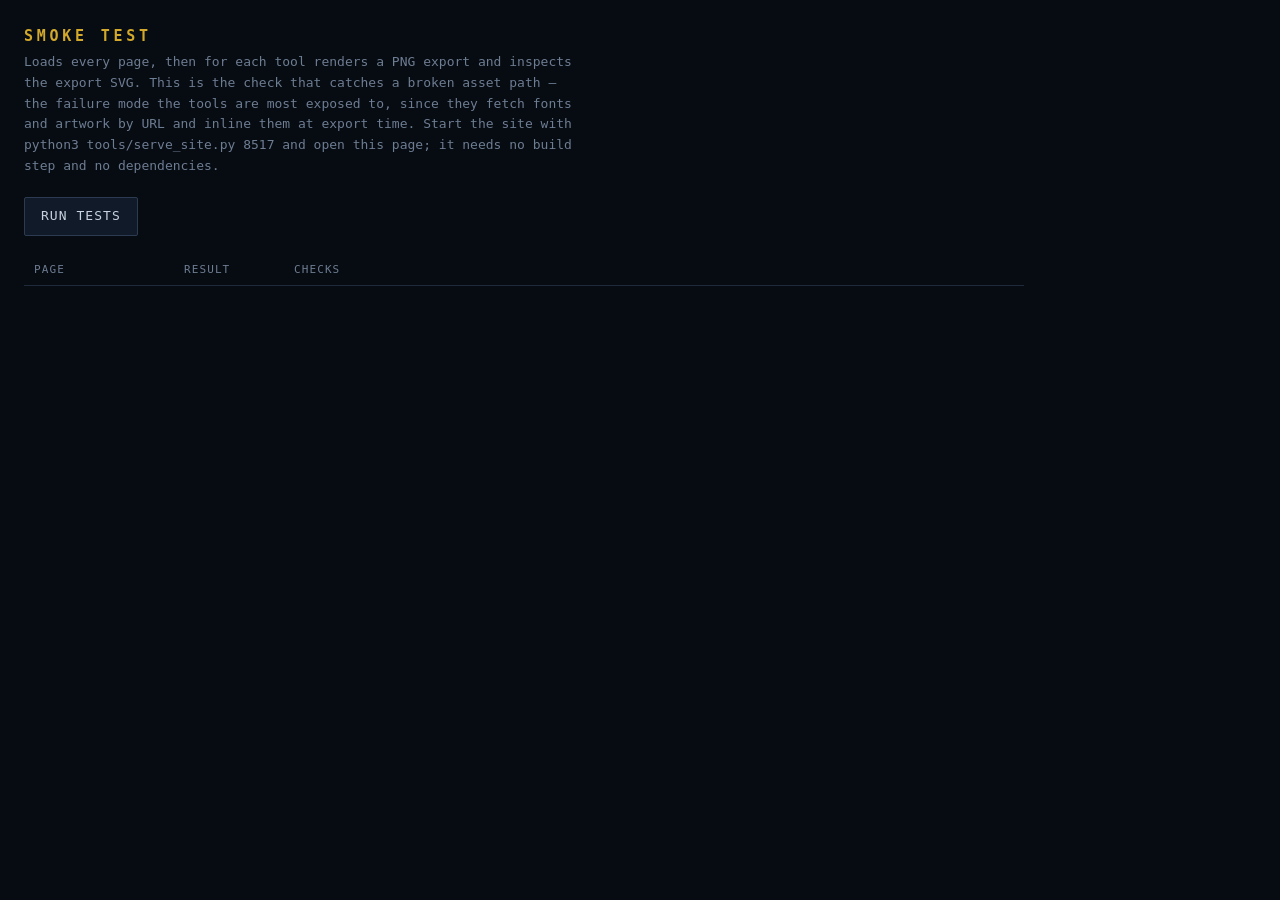
<file: tests/smoke.html>
<!DOCTYPE html>
<html lang="en">
<head>
<meta charset="UTF-8">
<meta name="viewport" content="width=device-width, initial-scale=1.0">
<title>Smoke test — Bravo Fleet Graphics Tools</title>
<style>
  :root{--bg:#070b12;--panel:#0d1420;--line:#1f2a3a;--ink:#c7d3e0;--dim:#6d7d92;
        --ok:#3f9d6a;--bad:#b8503f;--warn:#d3a92c}
  *{box-sizing:border-box}
  body{margin:0;background:var(--bg);color:var(--ink);
       font:13px/1.6 ui-monospace,SFMono-Regular,Menlo,monospace;padding:24px}
  h1{font-size:15px;letter-spacing:.25em;text-transform:uppercase;color:var(--warn);margin:0 0 4px}
  p.lede{color:var(--dim);margin:0 0 20px;max-width:70ch}
  button{background:#111a29;border:1px solid #2c3b52;color:var(--ink);font:inherit;
         padding:8px 16px;border-radius:2px;cursor:pointer;letter-spacing:.08em;text-transform:uppercase}
  button:hover{border-color:var(--warn);color:var(--warn)}
  button:disabled{opacity:.5;cursor:default}
  table{border-collapse:collapse;margin-top:18px;width:100%;max-width:1000px}
  th,td{text-align:left;padding:7px 10px;border-bottom:1px solid var(--line);vertical-align:top}
  th{color:var(--dim);font-weight:normal;text-transform:uppercase;font-size:11px;letter-spacing:.1em}
  .pass{color:var(--ok)} .fail{color:var(--bad)} .pend{color:var(--dim)} .note{color:var(--warn)}
  .why{color:var(--dim);font-size:12px}
  #summary{margin-top:18px;font-size:14px}
  iframe{position:fixed;left:-9999px;top:0;width:1440px;height:1000px;border:0}
</style>
</head>
<body>
<h1>Smoke test</h1>
<p class="lede">
  Loads every page, then for each tool renders a PNG export and inspects the export SVG.
  This is the check that catches a broken asset path — the failure mode the tools are most
  exposed to, since they fetch fonts and artwork by URL and inline them at export time.
  Start the site with <code>python3 tools/serve_site.py 8517</code> and open this page; it
  needs no build step and no dependencies.
</p>
<button id="run">Run tests</button>
<table>
  <thead><tr><th style="width:150px">Page</th><th style="width:110px">Result</th><th>Checks</th></tr></thead>
  <tbody id="rows"></tbody>
</table>
<div id="summary"></div>

<script>
"use strict";
/* Pages as the server actually routes them: extensionless, with the landing
   page at the webroot itself. `route` is what gets fetched, `name` is only a
   label -- keeping them apart is what lets "" be a legal route. */
const TOOLS = [
  {name:"index",   route:""},
  {name:"seal",    route:"seal"},
  {name:"header",  route:"header"},
  {name:"banner",  route:"banner"},
  {name:"plaque",  route:"plaque"},
  {name:"patch",   route:"patch"},
  {name:"mission", route:"mission"},
];
/* tests/ sits outside the site/ webroot, so "../" is the webroot from here. */
const url = (route, cb) => "../" + route + "?cb=" + cb;
const $ = id => document.getElementById(id);

/* Errors are split by whether they can be attributed to the page at all.

   An error thrown by a script from another origin is reported to the page as
   the bare string "Script error." with no file and no line — the browser
   withholds the detail on purpose. On these pages, whose only scripts are our
   own, that means something injected from outside: nearly always a browser
   extension's content script. Failing the suite on those trains people to
   ignore it, so they are reported separately as a note.

   Note also that this listener attaches at load, i.e. after the page's own
   scripts have already run, so it catches async errors rather than
   parse/boot-time ones. Boot failures are caught by outcome instead — see the
   "page's own JS ran" check below, and the export checks for the tools. */
function load(route){
  return new Promise(resolve => {
    const errs = [], foreign = [];
    const fr = document.createElement("iframe");
    fr.onload = () => {
      fr.contentWindow.addEventListener("error", e => {
        const attributable = e.filename && e.filename.length;
        (attributable ? errs : foreign).push(
          attributable ? `${e.message} (${e.filename.split("/").pop()}:${e.lineno})` : e.message);
      });
      setTimeout(() => resolve({fr, errs, foreign}), 1500);
    };
    fr.src = url(route, Date.now());
    document.body.appendChild(fr);
  });
}

/* Runs inside the tool's own frame: export it and report what came out. */
const PROBE = `(async () => {
  if (typeof buildSVG !== "function") return { landing:true };
  const res = await exportResources();
  const svg = buildSVG(res);
  const cv  = await renderToCanvas(600);
  const d   = cv.getContext("2d").getImageData(0,0,cv.width,cv.height).data;
  let ink = 0;
  for (let i=3; i<d.length; i+=4*29) if (d[i] > 0) ink++;
  return {
    blank: ink === 0,
    /* an export that still points at a URL would render blank off-site */
    external: /(?:href|src)="(?!data:|#)[^"]*\\.(?:png|jpg|jpeg|woff2)"/.test(svg)
           || /url\\((?!data:|#)[^)]*\\.woff2\\)/.test(svg),
    fontInlined: /src:url\\(data:font/.test(svg) || !/font-family/.test(svg),
    w: cv.width, h: cv.height
  };
})()`;


/* Verify every asset the page references actually resolves ON THE SERVER.

   This has to bypass the browser cache explicitly. Without {cache:"reload"} a
   stale copy masks a genuinely missing file: with the font deleted from disk
   and the server returning 404, the tools still exported perfectly from cache
   and this suite reported all green. A deploy that drops or renames an asset
   looks exactly like that to anyone who has used the tools before, which is
   precisely the failure this test exists to catch. */
async function assetsResolve(route){
  const src = await (await fetch(url(route, Date.now()), {cache:"reload"})).text();
  /* Any quoted relative path into assets/, fonts/ or shared/ — markup src/href,
     registry entries (url:"..."), and bare constants alike (seal-tool holds its
     font as `const FONT_URL = "fonts/sealstile.woff2?v=8128806d"`, which a src|href-only
     scan walks straight past). */
  const paths = new Set();
  /* the trailing (\?v=…)? matters: references carry a content-hash stamp
     (tools/stamp_assets.py), and a pattern anchored straight to the closing
     quote would match none of them and silently check nothing. The stamped
     URL is what users actually request, so that is what gets fetched. */
  const re = /["'](?:\.\/)?((?:assets|fonts|shared)\/[^"'?#]+\.[A-Za-z0-9]+(?:\?v=[0-9a-f]+)?)["']/g;
  let m; while((m = re.exec(src))) paths.add(m[1]);
  const bad = [];
  for(const rel of paths){
    try{
      const r = await fetch("../" + rel, {cache:"reload"});
      if(!r.ok) bad.push(rel + " -> " + r.status);
    }catch(e){ bad.push(rel + " -> " + e.message); }
  }
  return { count: paths.size, bad };
}

async function runOne({route}){
  const checks = [];
  const {fr, errs, foreign} = await load(route);
  checks.push({name:"loads with no JS errors", ok: errs.length===0, why: errs.join("; ")});
  if (foreign.length) checks.push({name:"note — error from a cross-origin script", ok:true, note:true,
    why: `${foreign.join("; ")} — not attributable to this page (no file or line given). ` +
         `Almost always a browser extension; re-check in a private window with extensions off.`});

  const assets = await assetsResolve(route);
  checks.push({name:`all ${assets.count} referenced assets resolve`, ok: assets.bad.length===0,
               why: assets.bad.join("; ")});

  const doc = fr.contentDocument;
  checks.push({name:"has favicon + description", ok: !!doc.querySelector('link[rel=icon]') && !!doc.querySelector('meta[name=description]')});
  checks.push({name:"has &lt;noscript&gt; fallback", ok: !!doc.querySelector("noscript")});

  let r = {};
  try { r = await fr.contentWindow.eval(PROBE); }
  catch(e){ checks.push({name:"export runs", ok:false, why:String(e.message)}); r = null; }

  if (r && !r.landing) {
    checks.push({name:"export renders", ok: !r.blank, why: r.blank ? "canvas came out empty" : `${r.w}x${r.h}`});
    checks.push({name:"export is self-contained", ok: !r.external, why: r.external ? "still references an external URL" : ""});
    checks.push({name:"font inlined in export", ok: r.fontInlined});
  } else if (r && r.landing) {
    /* the landing page has no export to prove its JS ran, so check its one
       visible effect instead — this is what catches a boot-time failure that
       the error listener attaches too late to see */
    const yr = doc.getElementById("copyYear");
    checks.push({name:"page's own JS ran", ok: !!(yr && /^\d{4}$/.test(yr.textContent)),
                 why: yr ? `copyright year = "${yr.textContent}"` : "#copyYear missing"});
    /* Name the routes rather than counting a filename pattern: the old
       `a[href$="-tool.html"]` check matched nothing once the pages became
       /seal and friends, and a selector that matches nothing still counts to
       zero rather than failing loudly. */
    const want = TOOLS.filter(t => t.route).map(t => "/" + t.route);
    const have = want.filter(h => doc.querySelector(`a[href="${h}"]`));
    checks.push({name:`links to all six tools`, ok: have.length === want.length,
                 why: have.length === want.length ? "" :
                      "missing " + want.filter(h => !have.includes(h)).join(", ")});
  }
  fr.remove();
  return checks;
}

$("run").addEventListener("click", async () => {
  $("run").disabled = true;
  $("rows").innerHTML = ""; $("summary").textContent = ""; delete window.__SMOKE_RESULT;
  const map = {};
  for (const t of TOOLS){
    const tr = document.createElement("tr");
    tr.innerHTML = `<td>${t.name}</td><td class="pend">running…</td><td class="why"></td>`;
    $("rows").appendChild(tr); map[t.name] = tr;
  }
  let pass = 0, fail = 0;
  const results = {};
  for (const t of TOOLS){
    const checks = await runOne(t);
    results[t.name] = checks;
    const bad = checks.filter(c => !c.ok);
    bad.length ? fail++ : pass++;
    const tr = map[t.name];
    tr.children[1].className = bad.length ? "fail" : "pass";
    tr.children[1].textContent = bad.length ? "FAIL" : "pass";
    tr.children[2].innerHTML = checks.map(c =>
      `<div class="${c.note?'note':(c.ok?'pass':'fail')}">${c.note?'!':(c.ok?'✓':'✗')} ${c.name}${c.why?` <span class="why">— ${c.why}</span>`:''}</div>`
    ).join("");
  }
  $("summary").innerHTML = fail
    ? `<span class="fail">${fail} page(s) failed</span>, ${pass} passed.`
    : `<span class="pass">All ${pass} pages passed.</span>`;
  $("run").disabled = false;

  /* Machine-readable result for the CI runner (tools/run_smoke.mjs), so it
     reads a value rather than scraping the table. Notes are carried but never
     counted as failures — see the cross-origin note in load(). */
  window.__SMOKE_RESULT = {
    pass, fail,
    pages: Object.entries(results).map(([page, cs]) => ({
      page,
      ok: cs.every(c => c.ok),
      failed: cs.filter(c => !c.ok).map(c => c.name + (c.why ? ` — ${c.why}` : "")),
      notes:  cs.filter(c => c.note).map(c => c.name + (c.why ? ` — ${c.why}` : "")),
    })),
  };
});

/* ?auto=1 runs on load, for CI. */
if (new URLSearchParams(location.search).has("auto")) {
  addEventListener("load", () => $("run").click());
}
</script>
</body>
</html>
</file>
<file: shared/chrome.css>
/* Shared dark-console chrome for the Bravo Fleet graphics tools.

   Every tool used to carry its own copy of this: ~100 identical rules each,
   six times over, so restyling the suite meant six synchronised edits. The
   copies had also drifted apart in ways nobody chose — panel widths of
   330/340/352px, nav padding of 12/13/14px, two spellings of the same
   summary padding — and, more usefully, two of the variants were fixes that
   had only ever reached some of the tools:

     * select had max-width:100% everywhere except seal-tool, where a long
       option could push the panel wider than its column;
     * input[type=checkbox] had flex:none only in patch/mission, without
       which the box is squashed by a long label in a flex row;
     * input[type=color] had -webkit-appearance:none only in three tools,
       which is what stops Safari drawing its own chrome around the swatch.

   The canonical value here is the best of each, so adopting this file fixes
   those three everywhere rather than freezing the drift.

   For drift that is purely cosmetic (padding, widths) the canonical value is
   simply the majority one, so adopting this file moves the odd tool out into
   line rather than restyling five tools to match one. The exceptions are the
   three functional fixes listed above, which win on merit regardless of how
   many tools happened to carry them.

   What stays per-tool: `header .mark` (each tool's own identity mark), the
   `#stage` *layout* (the plaque pads, the poster's wrap fills its box), the
   artwork wrap, `.filebox`, and anything a tool genuinely does differently.
   The `#stage` backdrop is no longer among them -- see the stage block below
   and shared/stage.js. Panel width is a token — set --panel-w in the
   tool's own <style> to override the 330px default. */

*{box-sizing:border-box;margin:0;padding:0}
html,body{height:100%}
body{
    background:
      radial-gradient(1200px 700px at 75% -10%, rgba(59,152,168,.07), transparent 60%),
      radial-gradient(900px 600px at -10% 110%, rgba(216,166,58,.05), transparent 60%),
      var(--bg);
    color:var(--ink);
    font:13px/1.5 ui-monospace, "SF Mono", Menlo, Consolas, monospace;
    display:flex; flex-direction:column; overflow:hidden;
  }
header{
    display:flex;align-items:center;gap:16px;
    padding:10px 18px;border-bottom:1px solid var(--line);
    background:linear-gradient(180deg, #0c1320, #0a101b);
    flex:none;
  }
header h1{
    font-family:"Sealstile",ui-monospace,monospace;
    font-size:17px;letter-spacing:.28em;color:var(--bolt-gold);
    font-weight:normal;text-transform:uppercase;white-space:nowrap;
  }
header .sub{color:var(--ink-dim);letter-spacing:.12em;font-size:11px;text-transform:uppercase}
header .spacer{flex:1}
header a.navlink{
    color:var(--ink-dim);font-size:11px;letter-spacing:.1em;text-transform:uppercase;
    text-decoration:none;border:1px solid var(--line-bright);border-radius:2px;padding:7px 14px;
    background:var(--panel2);white-space:nowrap;
  }
header a.navlink:hover{border-color:var(--bolt-gold);color:var(--bolt-gold)}
main{flex:1;display:flex;min-height:0}
#panel{
    width:var(--panel-w,330px);flex:none;overflow-y:auto;
    background:var(--panel);border-right:1px solid var(--line);
    scrollbar-width:thin; scrollbar-color:var(--line-bright) transparent;
  }
section.plain{border-bottom:1px solid var(--line);padding:14px 16px 16px}
details.acc{border-bottom:1px solid var(--line)}
details.acc > summary{
    cursor:pointer;user-select:none;list-style:none;
    padding:14px 16px 14px;
    font-family:"Sealstile",ui-monospace,monospace;font-weight:normal;
    font-size:11px;letter-spacing:.3em;color:var(--bf-blue);text-transform:uppercase;
    display:flex;align-items:center;gap:8px;
  }
details.acc > summary::-webkit-details-marker{display:none}
details.acc > summary::before{
    content:"▸";flex:none;font-size:9px;color:var(--ink-dim);letter-spacing:0;
    display:inline-block;transition:transform .15s ease;
  }
details.acc[open] > summary::before{transform:rotate(90deg)}
details.acc > summary::after{content:"";flex:1;height:1px;background:var(--line-bright)}
details.acc > .acc-body{padding:0 16px 16px}
.row{display:flex;align-items:center;gap:8px;margin-bottom:8px}
.row label{flex:1;color:var(--ink-dim);letter-spacing:.05em;font-size:12px}
.row .val{width:44px;text-align:right;color:var(--ink);font-size:11px}
.hint{color:var(--ink-dim);font-size:11px;margin-top:6px;line-height:1.45}
.btnrow{display:flex;gap:6px;margin-top:8px;flex-wrap:wrap}
.btn{
    background:var(--panel2);border:1px solid var(--line-bright);color:var(--ink);
    padding:7px 14px;cursor:pointer;font:inherit;letter-spacing:.08em;text-transform:uppercase;
    font-size:11px; border-radius:2px; white-space:nowrap;
  }
.btn:hover{border-color:var(--bolt-gold);color:var(--bolt-gold)}
.btn.primary{border-color:var(--bolt-gold);color:var(--bolt-gold)}
.btn.primary:hover{background:var(--bolt-gold);color:#14100a}
.btn.danger{border-color:var(--danger);color:var(--danger)}
.btn.danger:hover{background:var(--danger);color:#fff}
input[type=range]{
    flex:1.4;appearance:none;height:2px;background:var(--line-bright);border-radius:1px;outline:none;
  }
input[type=range]::-webkit-slider-thumb{
    appearance:none;width:12px;height:12px;border-radius:50%;
    background:var(--bolt-gold);border:2px solid #0a0f18;cursor:pointer;
  }
input[type=checkbox]{accent-color:var(--bolt-gold);width:14px;height:14px;cursor:pointer;flex:none}
input[type=text]{
    width:100%;background:#0a111c;border:1px solid var(--line-bright);color:var(--ink);
    font:inherit;padding:7px 9px;letter-spacing:.05em;border-radius:2px;margin-bottom:8px;
  }
input[type=text]:focus{outline:none;border-color:var(--bf-blue)}
select{
    background:var(--panel2);border:1px solid var(--line-bright);color:var(--ink);
    font:inherit;font-size:11px;padding:6px 8px;border-radius:2px;max-width:100%;
  }
input[type=color]{
    width:30px;height:22px;flex:none;padding:0;border:1px solid var(--line-bright);
    border-radius:2px;background:none;cursor:pointer;
  }
input[type=color]::-webkit-color-swatch{border:none;border-radius:1px}
input[type=color]::-webkit-color-swatch-wrapper{padding:2px}
/* ---- stage: the canvas background behind the artwork ----------------------
   The five modes below and the alignment overlay are driven by shared/stage.js,
   which builds the bar's buttons; the tools carry only an empty #stageBg. Every
   tool offers every mode -- each used to expose a different subset, and four of
   the six carried a byte-identical copy of this paint. */
#stage.checker{
    background-color:#a9adb4;
    background-image:repeating-conic-gradient(#8d929a 0% 25%, #a9adb4 0% 50%);
    background-size:28px 28px;
  }
#stage.dark{
    background-color:#10151d;
    background-image:
      radial-gradient(1000px 500px at 50% 0%, rgba(40,100,168,.18), transparent 70%),
      linear-gradient(180deg,#131a26,#0a0e15);
  }
#stage.grey{background-color:#7d838c;background-image:none}
#stage.light{
    background-color:#eceef1;
    background-image:linear-gradient(180deg,#f6f7f9,#dfe2e7);
  }
#stage.image{
    background-color:#10151d;
    background-repeat:no-repeat;background-size:cover;background-position:center;
  }
/* The overlay's grid lines have to flip with the mode or they vanish into it;
   the gold crosshair reads on both. */
#stageGrid{
    display:none;position:absolute;inset:0;z-index:2;pointer-events:none;
    background-image:
      linear-gradient(rgba(255,255,255,.11) 1px, transparent 1px),
      linear-gradient(90deg, rgba(255,255,255,.11) 1px, transparent 1px);
    background-size:36px 36px;
    background-position:center center;
  }
#stageGrid.on{display:block}
#stage.light #stageGrid,
#stage.grey #stageGrid,
#stage.checker #stageGrid{
    background-image:
      linear-gradient(rgba(20,25,35,.16) 1px, transparent 1px),
      linear-gradient(90deg, rgba(20,25,35,.16) 1px, transparent 1px);
  }
#stageGrid::before,#stageGrid::after{
    content:"";position:absolute;background:rgba(211,169,44,.55);
  }
#stageGrid::before{left:50%;top:0;bottom:0;width:1px;margin-left:-.5px}
#stageGrid::after{top:50%;left:0;right:0;height:1px;margin-top:-.5px}
.stagebg{
    position:absolute;top:14px;right:14px;z-index:3;
    display:flex;background:var(--panel2);border:1px solid var(--line-bright);
    border-radius:2px;overflow:hidden;
  }
.stagebg button{
    background:none;border:none;color:var(--ink-dim);cursor:pointer;
    font:inherit;font-size:11px;letter-spacing:.1em;text-transform:uppercase;padding:7px 14px;
  }
.stagebg button + button{border-left:1px solid var(--line-bright)}
.stagebg button.active{background:var(--bolt-gold);color:#14100a}
.stagebg button:hover{color:var(--ink)}
.stagebg .sep{width:1px;background:var(--line-bright);align-self:stretch}
/* The hint sits over whatever the stage is wearing -- including the checker's
   hard edges and, in image mode, an arbitrary photo -- so it carries its own
   backing plate rather than trying to pick a text colour per mode. A colour can
   be chosen for the four fixed modes; it cannot be chosen for an upload. Dark
   and translucent: all but invisible on the dark stage, clean separation on
   every other one, and >=6.2:1 in all five. */
.stagehint{
    position:absolute;bottom:12px;left:50%;transform:translateX(-50%);z-index:1;
    width:max-content;max-width:calc(100% - 28px);text-align:center;
    color:rgba(198,212,228,.92);
    background:rgba(8,12,18,.78);
    -webkit-backdrop-filter:blur(3px);backdrop-filter:blur(3px);
    border:1px solid rgba(255,255,255,.07);border-radius:3px;
    padding:5px 12px;
    font-size:11px;letter-spacing:.1em;text-transform:uppercase;
    pointer-events:none;
  }
.credit{
    padding:14px 16px 18px;text-align:center;color:var(--ink-dim);
    font-size:10px;letter-spacing:.08em;line-height:1.8;text-transform:uppercase;
  }
.credit a{color:var(--bf-blue);text-decoration:none;border-bottom:1px solid transparent}
.credit a:hover{color:var(--ink);border-bottom-color:var(--bf-blue)}
.credit b{color:var(--ink);font-weight:normal}
:root{
    --bg:#070b12;
    --panel:#0d1420;
    --panel2:#111a29;
    --line:#1f2a3a;
    --line-bright:#2c3b52;
    --ink:#c7d3e0;
    --ink-dim:#6d7d92;
    --bolt-gold:#d3a92c;
    --bf-blue:#2864a8;
    --danger:#b8503f;
  }

/* Shown only with JavaScript off. Every tool renders and exports client-side,
   so without JS there is nothing to show but this. */
.noscript{
  margin:0;padding:18px 20px;background:var(--panel2);
  border-bottom:1px solid var(--line-bright);color:var(--ink);
  font-size:13px;line-height:1.6;text-align:center;
}
.noscript b{color:var(--bolt-gold)}
</file>
